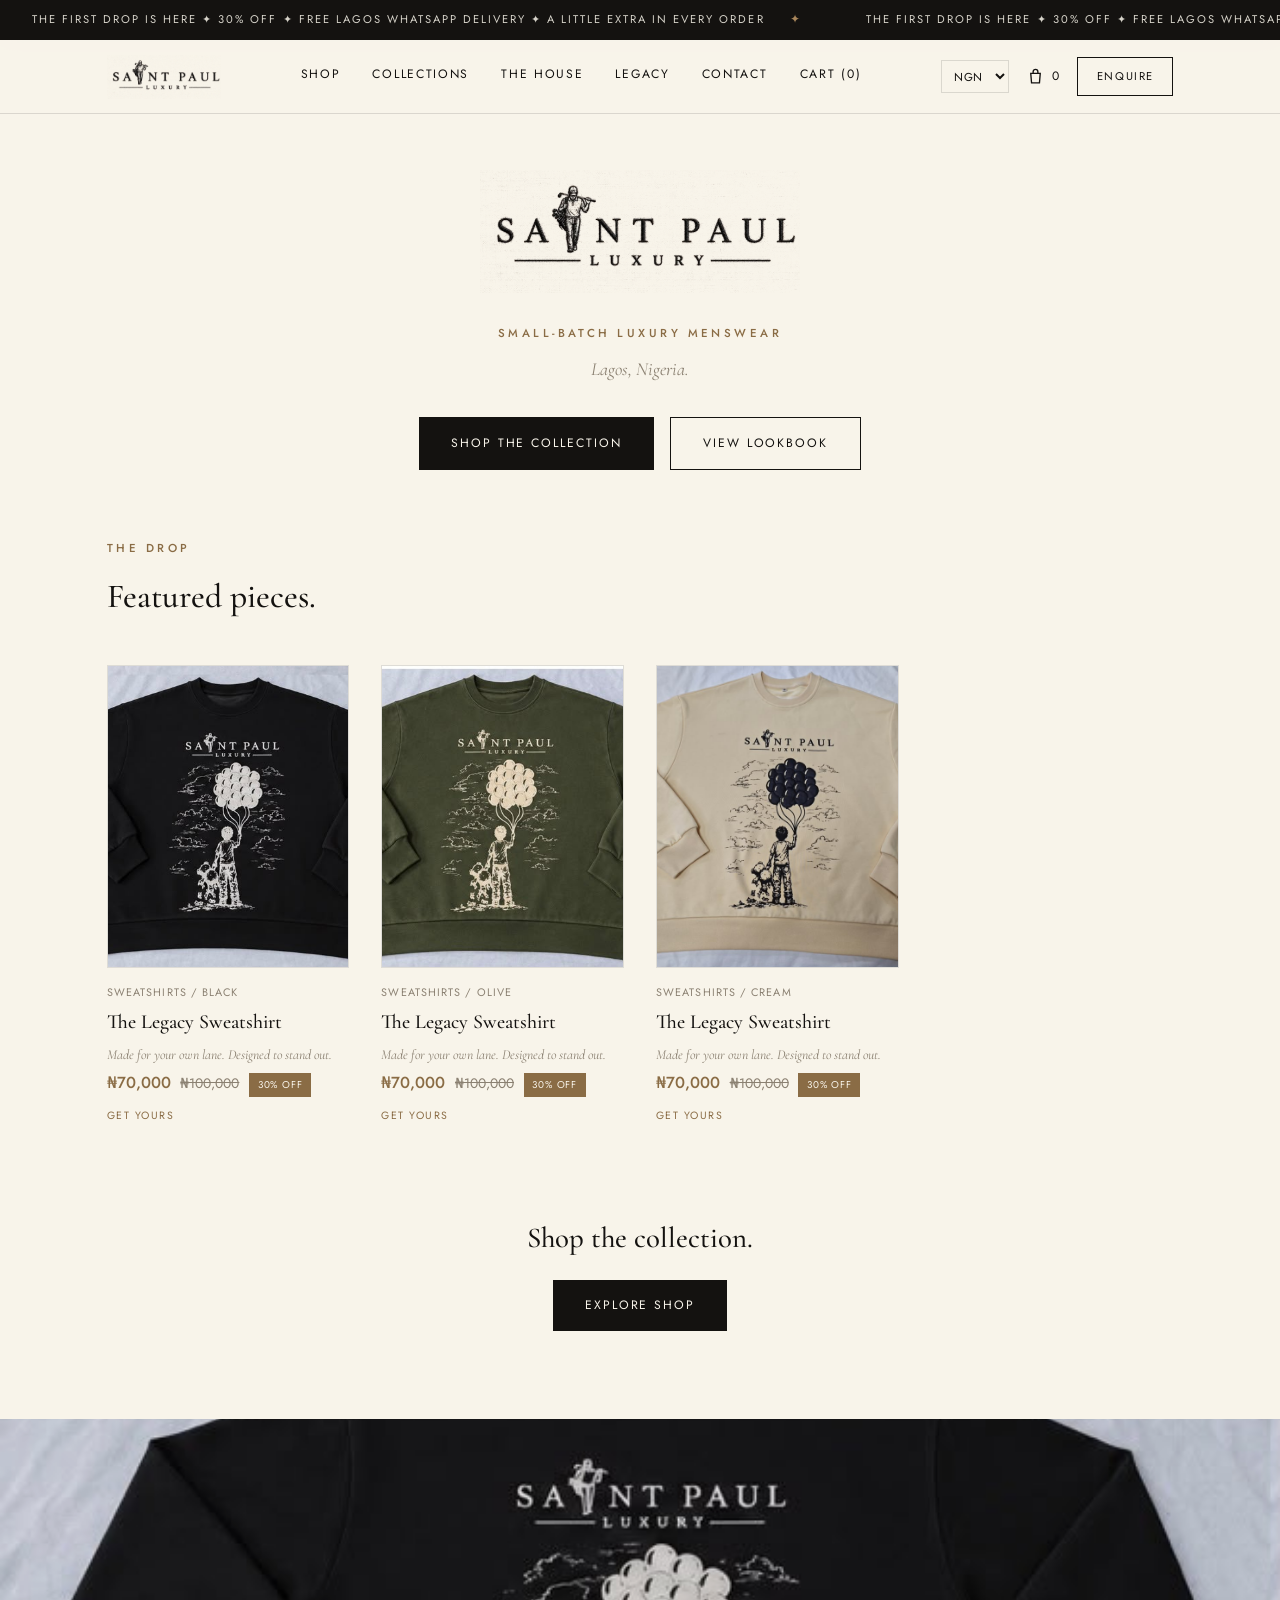
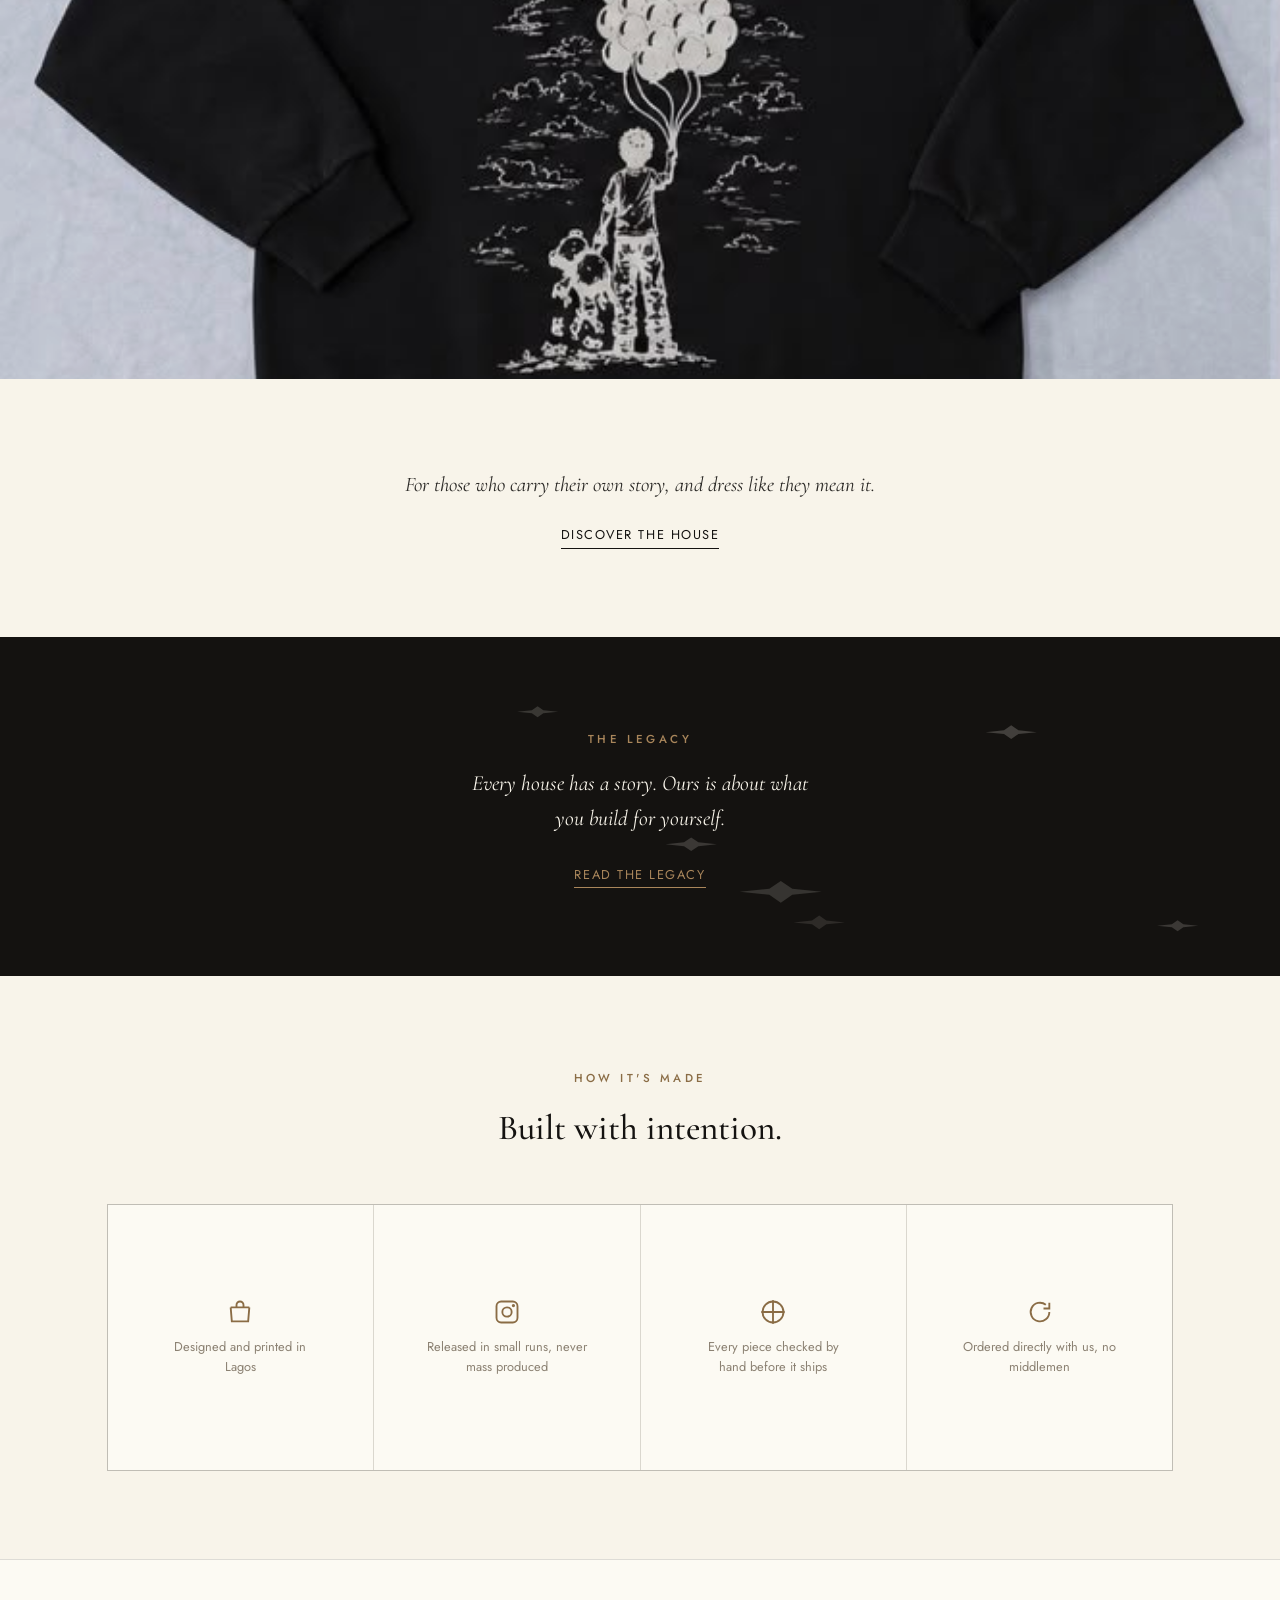
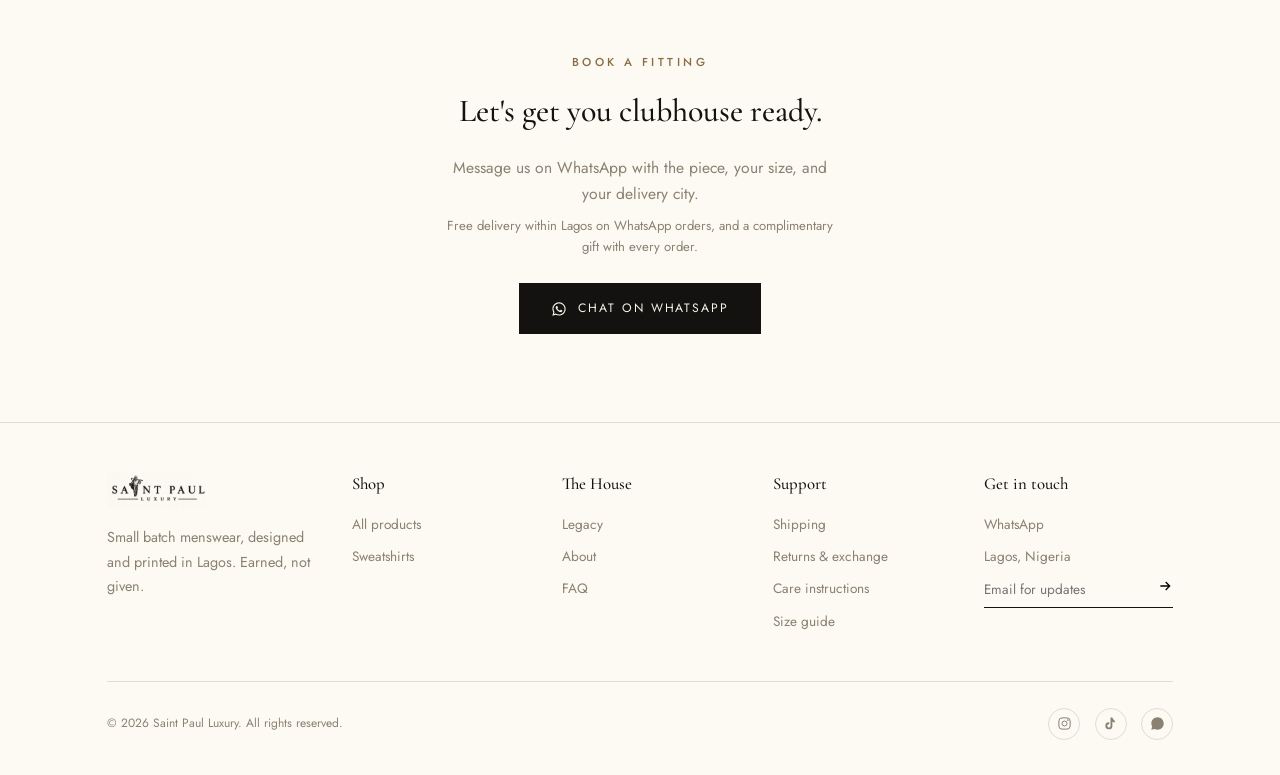
<file: index.html>
<!DOCTYPE html>
<html lang="en">
<head>
<meta charset="UTF-8">
<meta name="viewport" content="width=device-width, initial-scale=1.0">
<title>Saint Paul Luxury | Small-Batch Menswear from Lagos</title>
<meta name="description" content="Saint Paul Luxury. Earned, not given. Small-batch luxury menswear designed and printed in Lagos.">
<meta property="og:title" content="Saint Paul Luxury | Small-Batch Menswear from Lagos">
<meta property="og:description" content="Saint Paul Luxury. Earned, not given. Small-batch luxury menswear designed and printed in Lagos.">
<meta property="og:type" content="website">
<meta property="og:image" content="assets/images/emblem-master.png">
<meta name="twitter:card" content="summary_large_image">
<link rel="icon" type="image/png" sizes="32x32" href="assets/images/favicon-32.png">
<link rel="icon" type="image/png" sizes="16x16" href="assets/images/favicon-16.png">
<link rel="apple-touch-icon" sizes="180x180" href="assets/images/favicon-180.png">
<link rel="preconnect" href="https://fonts.googleapis.com">
<link rel="preconnect" href="https://fonts.gstatic.com" crossorigin>
<link href="https://fonts.googleapis.com/css2?family=Cormorant+Garamond:ital,wght@0,400;0,500;0,600;1,400;1,500&family=Jost:wght@300;400;500;600&display=swap" rel="stylesheet">
<link rel="stylesheet" href="assets/style.css">

</head>
<body>
<a class="skip-link" href="#main">Skip to content</a>
<div class="announce" aria-hidden="true">
  <div class="announce-track announce-track-full">
    <span>The First Drop Is Here &#10022; 30% Off &#10022; Free Lagos WhatsApp Delivery &#10022; A Little Extra In Every Order</span>
    <span>The First Drop Is Here &#10022; 30% Off &#10022; Free Lagos WhatsApp Delivery &#10022; A Little Extra In Every Order</span>
  </div>
  <div class="announce-track announce-track-short">
    <span>The First Drop &#10022; 30% Off &#10022; Free Lagos Delivery</span>
    <span>The First Drop &#10022; 30% Off &#10022; Free Lagos Delivery</span>
  </div>
</div>
<header>
  <div class="container">
    <nav>
      <a class="nav-mark" href="index.html" aria-label="Saint Paul Luxury home">
        <img src="assets/images/logo.png" alt="Saint Paul Luxury">
      </a>
      <div class="nav-links" id="navLinks">
        <a href="shop.html">Shop</a>
        <a href="shop.html">Collections</a>
        <a href="about.html">The House</a>
        <a href="legacy.html">Legacy</a>
        <a href="https://wa.me/2347046672338" target="_blank" rel="noopener">Contact</a>
        <a href="cart.html">Cart (<span data-cart-count>0</span>)</a>
      </div>
      <div class="nav-right">
        <span data-currency-switcher aria-label="Currency"></span>
        <a class="cart-link" href="cart.html" aria-label="View cart">
          <svg viewBox="0 0 24 24" width="19" height="19" fill="none" stroke="currentColor" stroke-width="1.7"><path d="M6 8h12l-1 12H7L6 8Z"/><path d="M9 8V6a3 3 0 0 1 6 0v2"/></svg>
          <span data-cart-count>0</span>
        </a>
        <a class="nav-cta" href="https://wa.me/2347046672338" target="_blank" rel="noopener">Enquire</a>
        <button class="menu-toggle" id="menuToggle" aria-label="Open menu" aria-expanded="false" aria-controls="navLinks"><span></span><span></span><span></span></button>
      </div>
    </nav>
  </div>
</header>

<main id="main">

<section style="padding:3.5rem 0 3rem; text-align:center;">
  <div class="container">
    <h1 class="sr-only" style="position:absolute; left:-9999px;">Saint Paul Luxury</h1>
    <img src="assets/images/logo.png" alt="Saint Paul Luxury" style="width:min(320px,72vw); height:auto; margin:0 auto 1.6rem;">
    <span class="eyebrow">Small-batch luxury menswear</span>
    <p style="font-family:'Cormorant Garamond',serif; font-style:italic; font-size:1.15rem; color:var(--stone); margin-top:0.7rem;">Lagos, Nigeria.</p>
    <div style="display:flex; gap:1rem; justify-content:center; flex-wrap:wrap; margin-top:2rem;">
      <a class="btn btn-dark" href="shop.html">Shop the collection</a>
      <a class="btn btn-outline" href="#featured">View lookbook</a>
    </div>
  </div>
</section>

<section class="reveal" id="featured" style="padding-top:1rem;">
  <div class="container">
    <div style="max-width:600px; margin-bottom:2.6rem;">
      <span class="eyebrow">The Drop</span>
      <h2 class="display" style="font-size:2.1rem; margin-top:0.6rem;">Featured pieces.</h2>
    </div>
    <div class="product-grid" id="homeGrid"></div>
  </div>
</section>

<section class="reveal" style="padding-top:0;">
  <div class="container" style="text-align:center; max-width:560px;">
    <h2 class="display" style="font-size:1.8rem; margin-bottom:1.2rem;">Shop the collection.</h2>
    <a class="btn btn-dark" href="shop.html">Explore shop</a>
  </div>
</section>

<section class="reveal" style="padding:0; background:var(--ink);">
  <img src="assets/images/sweatshirt-black-front.jpg" alt="Saint Paul Luxury, the Legacy Sweatshirt in black" style="width:100%; max-height:560px; object-fit:cover; display:block; opacity:0.94;">
</section>

<section class="reveal">
  <div class="container" style="max-width:640px; text-align:center;">
    <p style="font-family:'Cormorant Garamond',serif; font-style:italic; font-size:1.3rem; line-height:1.7; color:#2a2825;">For those who carry their own story, and dress like they mean it.</p>
    <a href="about.html" style="display:inline-block; margin-top:1.4rem; font-size:0.8rem; letter-spacing:0.12em; text-transform:uppercase; border-bottom:1px solid var(--ink); padding-bottom:2px;">Discover the House</a>
  </div>
</section>

<section class="reveal stars-host" style="background:var(--ink); color:var(--ivory); text-align:center;">
  <svg class="stars-bg" viewBox="0 0 100 100" preserveAspectRatio="none" aria-hidden="true"><g transform="translate(61,75)" opacity="0.15"><path d="M0 -3.2 L0.8960000000000001 -0.8960000000000001 L3.2 0 L0.8960000000000001 0.8960000000000001 L0 3.2 L-0.8960000000000001 0.8960000000000001 L-3.2 0 L-0.8960000000000001 -0.8960000000000001 Z" fill="#F8F4EA"/></g><g transform="translate(79,28)" opacity="0.20"><path d="M0 -2 L0.56 -0.56 L2 0 L0.56 0.56 L0 2 L-0.56 0.56 L-2 0 L-0.56 -0.56 Z" fill="#F8F4EA"/></g><g transform="translate(64,84)" opacity="0.11"><path d="M0 -2 L0.56 -0.56 L2 0 L0.56 0.56 L0 2 L-0.56 0.56 L-2 0 L-0.56 -0.56 Z" fill="#F8F4EA"/></g><g transform="translate(42,22)" opacity="0.16"><path d="M0 -1.6 L0.44800000000000006 -0.44800000000000006 L1.6 0 L0.44800000000000006 0.44800000000000006 L0 1.6 L-0.44800000000000006 0.44800000000000006 L-1.6 0 L-0.44800000000000006 -0.44800000000000006 Z" fill="#F8F4EA"/></g><g transform="translate(92,85)" opacity="0.17"><path d="M0 -1.6 L0.44800000000000006 -0.44800000000000006 L1.6 0 L0.44800000000000006 0.44800000000000006 L0 1.6 L-0.44800000000000006 0.44800000000000006 L-1.6 0 L-0.44800000000000006 -0.44800000000000006 Z" fill="#F8F4EA"/></g><g transform="translate(54,61)" opacity="0.17"><path d="M0 -2 L0.56 -0.56 L2 0 L0.56 0.56 L0 2 L-0.56 0.56 L-2 0 L-0.56 -0.56 Z" fill="#F8F4EA"/></g></svg>
  <div class="container" style="max-width:520px;">
    <span class="eyebrow" style="color:var(--gold);">The Legacy</span>
    <p style="font-family:'Cormorant Garamond',serif; font-style:italic; font-size:1.35rem; line-height:1.6; margin:1rem 0 1.6rem; color:var(--ivory);">Every house has a story. Ours is about what you build for yourself.</p>
    <a href="legacy.html" style="display:inline-block; font-size:0.8rem; letter-spacing:0.12em; text-transform:uppercase; color:var(--gold); border-bottom:1px solid var(--gold); padding-bottom:2px;">Read the Legacy</a>
  </div>
</section>

<section class="reveal">
  <div class="container">
    <div style="max-width:600px; margin-bottom:3rem; text-align:center; margin-left:auto; margin-right:auto;">
      <span class="eyebrow">How it's made</span>
      <h2 class="display" style="font-size:2.2rem; margin-top:0.6rem;">Built with intention.</h2>
    </div>
    <div class="proof-grid">
      <div class="proof-tile">
        <svg viewBox="0 0 24 24" fill="none" stroke="currentColor" stroke-width="1.6"><path d="M4 8h16M4 8l1 12h14l1-12M9 8V6a3 3 0 0 1 6 0v2"/></svg>
        <p>Designed and printed in Lagos</p>
      </div>
      <div class="proof-tile">
        <svg viewBox="0 0 24 24" fill="none" stroke="currentColor" stroke-width="1.6"><rect x="3" y="3" width="18" height="18" rx="4"/><circle cx="12" cy="12" r="4"/><circle cx="17.5" cy="6.5" r="0.6" fill="currentColor"/></svg>
        <p>Released in small runs, never mass produced</p>
      </div>
      <div class="proof-tile">
        <svg viewBox="0 0 24 24" fill="none" stroke="currentColor" stroke-width="1.6"><path d="M12 2v20M2 12h20"/><circle cx="12" cy="12" r="9"/></svg>
        <p>Every piece checked by hand before it ships</p>
      </div>
      <div class="proof-tile">
        <svg viewBox="0 0 24 24" fill="none" stroke="currentColor" stroke-width="1.6"><path d="M20 12a8 8 0 1 1-3-6.2"/><path d="M20 4v5h-5"/></svg>
        <p>Ordered directly with us, no middlemen</p>
      </div>
    </div>
  </div>
</section>

<section class="reveal" style="background:var(--paper); border-top:1px solid var(--line);">
  <div class="container" style="text-align:center; max-width:560px;">
    <span class="eyebrow">Book a fitting</span>
    <h2 class="display" style="font-size:2rem; margin:0.7rem 0 1.2rem;">Let's get you clubhouse ready.</h2>
    <p style="color:var(--stone); font-size:0.98rem;">Message us on WhatsApp with the piece, your size, and your delivery city.</p>
    <p style="color:var(--stone); font-size:0.82rem; margin-top:0.6rem; line-height:1.6;">Free delivery within Lagos on WhatsApp orders, and a complimentary gift with every order.</p>
    <a class="btn btn-dark" href="https://wa.me/2347046672338" target="_blank" rel="noopener" style="margin-top:1.6rem;"><svg viewBox="0 0 24 24" fill="currentColor"><path d="M12.04 2C6.58 2 2.13 6.45 2.13 11.91c0 1.75.46 3.45 1.32 4.95L2 22l5.29-1.39a9.9 9.9 0 0 0 4.75 1.21h.01c5.46 0 9.9-4.45 9.9-9.91C21.96 6.45 17.51 2 12.04 2m0 18.13h-.01a8.2 8.2 0 0 1-4.19-1.15l-.3-.18-3.12.82.83-3.04-.2-.31a8.2 8.2 0 0 1-1.26-4.36c0-4.54 3.7-8.24 8.26-8.24 2.2 0 4.27.86 5.83 2.42a8.18 8.18 0 0 1 2.42 5.83c0 4.55-3.71 8.25-8.26 8.25m4.52-6.16c-.25-.12-1.47-.72-1.69-.81-.23-.08-.4-.12-.56.13-.17.25-.64.81-.79.97-.14.17-.29.19-.54.06-.25-.12-1.05-.38-1.99-1.22-.74-.65-1.23-1.46-1.38-1.71-.14-.25-.02-.38.11-.5.11-.11.25-.29.37-.43.13-.14.17-.25.25-.41.08-.17.04-.31-.02-.44-.06-.12-.56-1.34-.76-1.84-.2-.48-.41-.42-.56-.42-.14-.01-.31-.01-.48-.01-.17 0-.44.06-.67.31-.23.25-.87.85-.87 2.08 0 1.22.89 2.4 1.02 2.57.12.17 1.75 2.67 4.24 3.74.59.26 1.05.41 1.41.52.59.19 1.13.16 1.55.1.47-.07 1.47-.6 1.68-1.18.21-.58.21-1.08.14-1.18-.06-.11-.23-.17-.48-.29"/></svg> Chat on WhatsApp</a>
  </div>
</section>

</main>
<footer>
  <div class="container">
    <div class="foot-top">
      <div class="foot-brand">
        <img src="assets/images/logo.png" alt="Saint Paul Luxury">
        <p>Small batch menswear, designed and printed in Lagos. Earned, not given.</p>
      </div>
      <div class="foot-col">
        <h4>Shop</h4>
        <a href="shop.html">All products</a>
        <a href="shop.html?category=Sweatshirts">Sweatshirts</a>
      </div>
      <div class="foot-col">
        <h4>The House</h4>
        <a href="legacy.html">Legacy</a>
        <a href="about.html">About</a>
        <a href="info.html#faq">FAQ</a>
      </div>
      <div class="foot-col">
        <h4>Support</h4>
        <a href="info.html#shipping">Shipping</a>
        <a href="info.html#returns">Returns &amp; exchange</a>
        <a href="info.html#care">Care instructions</a>
        <a href="info.html#size-guide">Size guide</a>
      </div>
      <div class="foot-col">
        <h4>Get in touch</h4>
        <a href="https://wa.me/2347046672338" target="_blank" rel="noopener">WhatsApp</a>
        <span>Lagos, Nigeria</span>
        <div class="foot-newsletter">
          <label for="newsletter-email" class="sr-only" style="position:absolute;left:-9999px;">Email address</label>
          <input id="newsletter-email" type="email" placeholder="Email for updates" aria-label="Email for updates">
          <button type="button" aria-label="Subscribe">
            <svg viewBox="0 0 24 24" width="16" height="16" fill="none" stroke="currentColor" stroke-width="2"><path d="M5 12h14M13 6l6 6-6 6"/></svg>
          </button>
        </div>
      </div>
    </div>
    <div class="foot-bottom">
      <span>&copy; 2026 Saint Paul Luxury. All rights reserved.</span>
      <div class="foot-social">
        <a href="https://www.instagram.com/saint.paulluxury" target="_blank" rel="noopener" aria-label="Instagram">
          <svg viewBox="0 0 24 24" fill="none" stroke="currentColor" stroke-width="1.6"><rect x="3" y="3" width="18" height="18" rx="5"/><circle cx="12" cy="12" r="4"/><circle cx="17.5" cy="6.5" r="0.6" fill="currentColor"/></svg>
        </a>
        <a href="https://www.tiktok.com/@saint.paul.luxury" target="_blank" rel="noopener" aria-label="TikTok">
          <svg viewBox="0 0 24 24" fill="currentColor"><path d="M16.6 5.1c-.9-.6-1.5-1.6-1.6-2.7h-3v13.4a2.6 2.6 0 1 1-1.9-2.5v-3.1a5.6 5.6 0 1 0 4.9 5.6V9.3a6.9 6.9 0 0 0 3.9 1.2V7.5a4 4 0 0 1-2.3-2.4Z"/></svg>
        </a>
        <a href="https://wa.me/2347046672338" target="_blank" rel="noopener" aria-label="WhatsApp">
          <svg viewBox="0 0 24 24" fill="currentColor"><path d="M12.04 2C6.58 2 2.13 6.45 2.13 11.91c0 1.75.46 3.45 1.32 4.95L2 22l5.29-1.39a9.9 9.9 0 0 0 4.75 1.21h.01c5.46 0 9.9-4.45 9.9-9.91C21.96 6.45 17.51 2 12.04 2"/></svg>
        </a>
      </div>
    </div>
  </div>
</footer>

<script src="assets/products.js"></script>
<script src="assets/main.js"></script>
<script src="assets/currency.js"></script>
<script>
  const grid = document.getElementById("homeGrid");
  PRODUCTS.forEach(p => {
    p.variants.forEach(v => {
      const card = document.createElement("a");
      card.className = "product-card";
      card.href = `product.html?slug=${p.slug}&color=${encodeURIComponent(v.color)}`;
      card.innerHTML = `
        <div class="thumb">
          <img class="main-img" src="${v.images[0]}" alt="${p.name} in ${v.color}, front" loading="lazy">
          ${v.images[1] ? `<img class="alt-img" src="${v.images[1]}" alt="${p.name} in ${v.color}, back" loading="lazy">` : ""}
        </div>
        <div class="info">
          ${cardInfoHtml(p, v)}
        </div>`;
      grid.appendChild(card);
    });
  });
</script>
</body>
</html>
</file>
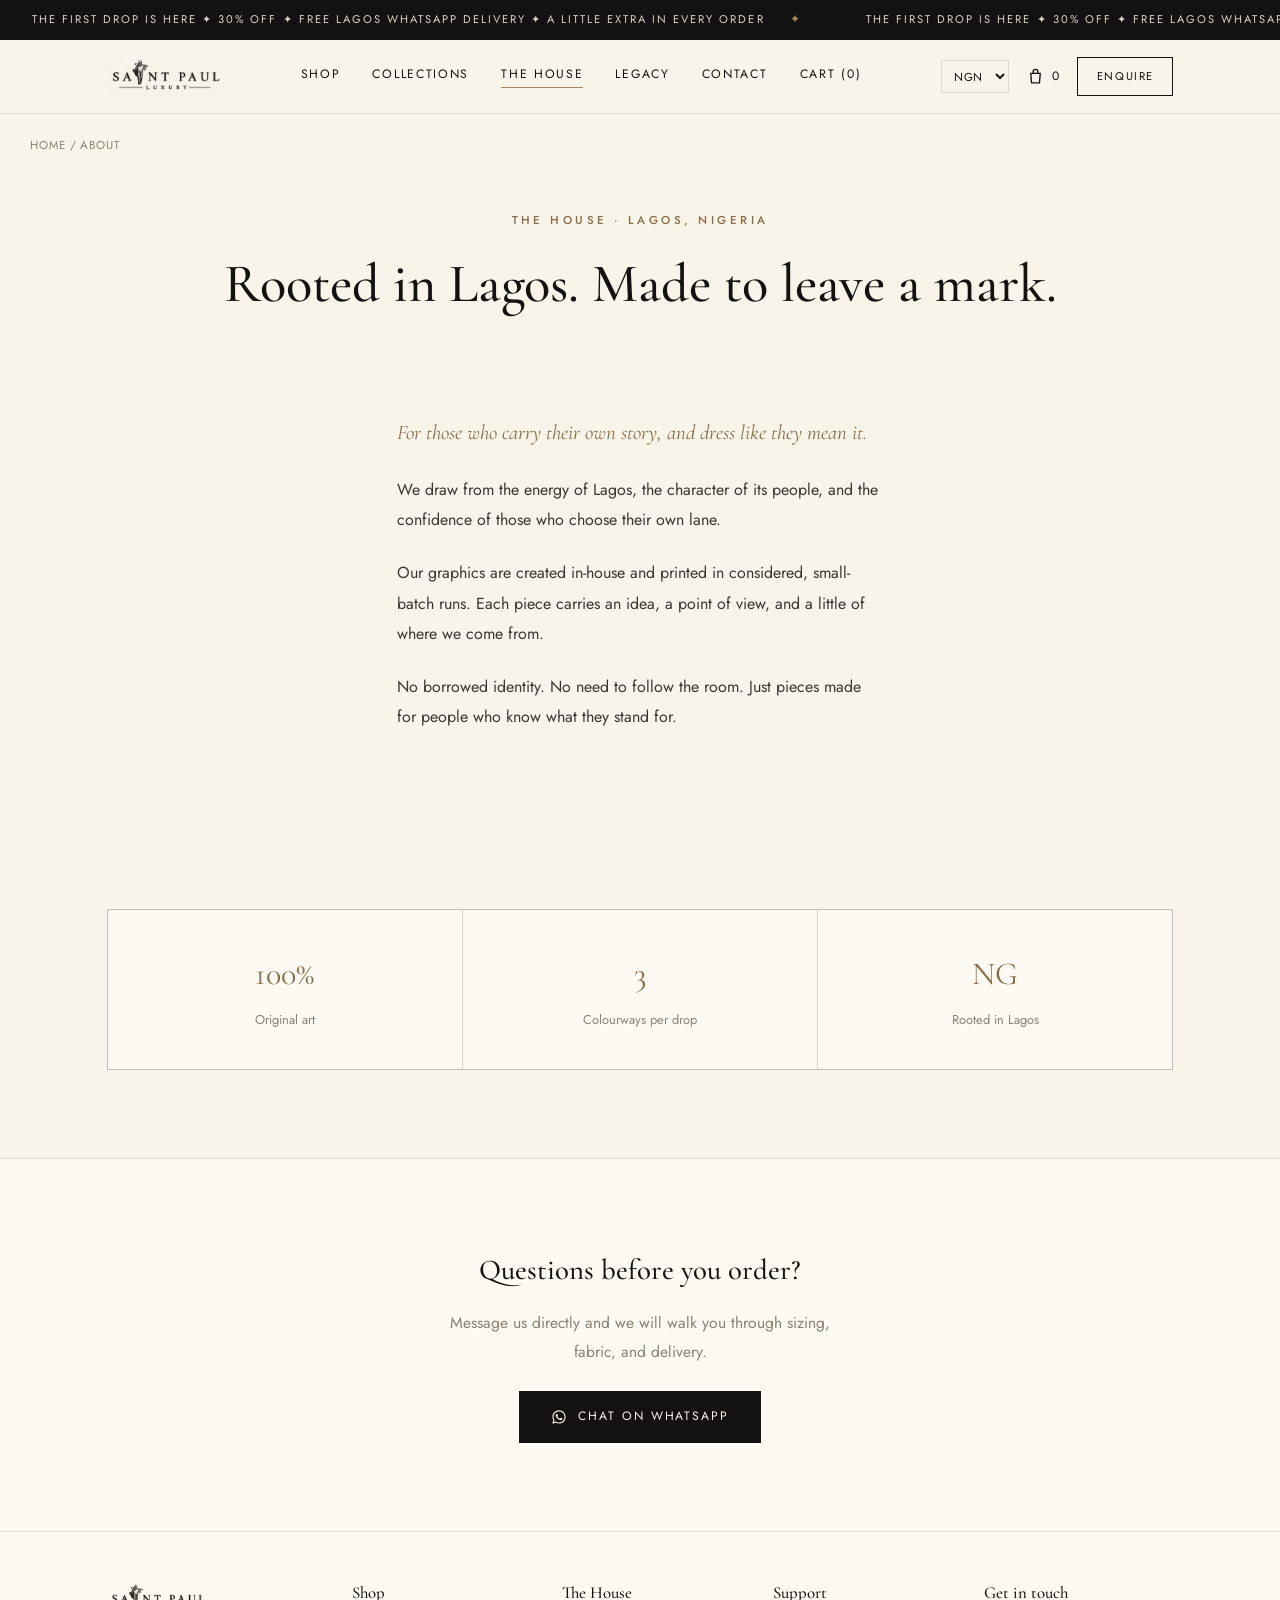
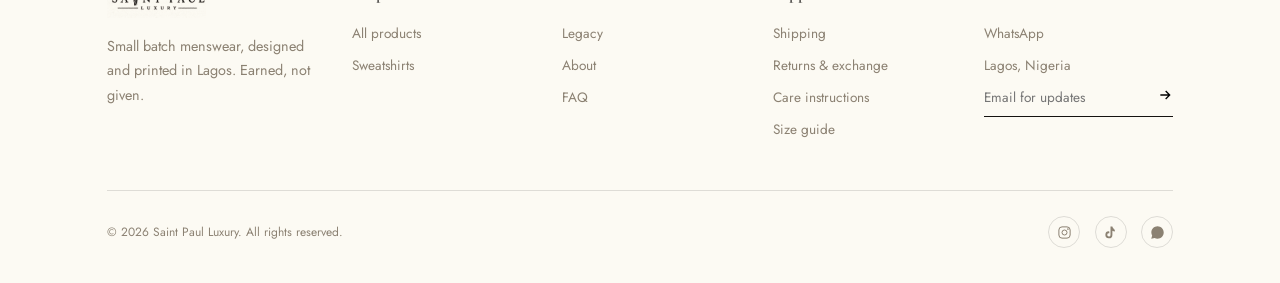
<file: about.html>
<!DOCTYPE html>
<html lang="en">
<head>
<meta charset="UTF-8">
<meta name="viewport" content="width=device-width, initial-scale=1.0">
<title>About | Saint Paul Luxury</title>
<meta name="description" content="Saint Paul Luxury is a small-batch menswear house designed and printed in Lagos.">
<meta property="og:title" content="About | Saint Paul Luxury">
<meta property="og:description" content="Saint Paul Luxury is a small-batch menswear house designed and printed in Lagos.">
<meta property="og:type" content="website">
<meta property="og:image" content="assets/images/emblem-master.png">
<meta name="twitter:card" content="summary_large_image">
<link rel="icon" type="image/png" sizes="32x32" href="assets/images/favicon-32.png">
<link rel="icon" type="image/png" sizes="16x16" href="assets/images/favicon-16.png">
<link rel="apple-touch-icon" sizes="180x180" href="assets/images/favicon-180.png">
<link rel="preconnect" href="https://fonts.googleapis.com">
<link rel="preconnect" href="https://fonts.gstatic.com" crossorigin>
<link href="https://fonts.googleapis.com/css2?family=Cormorant+Garamond:ital,wght@0,400;0,500;0,600;1,400;1,500&family=Jost:wght@300;400;500;600&display=swap" rel="stylesheet">
<link rel="stylesheet" href="assets/style.css">

</head>
<body>
<a class="skip-link" href="#main">Skip to content</a>
<div class="announce" aria-hidden="true">
  <div class="announce-track announce-track-full">
    <span>The First Drop Is Here &#10022; 30% Off &#10022; Free Lagos WhatsApp Delivery &#10022; A Little Extra In Every Order</span>
    <span>The First Drop Is Here &#10022; 30% Off &#10022; Free Lagos WhatsApp Delivery &#10022; A Little Extra In Every Order</span>
  </div>
  <div class="announce-track announce-track-short">
    <span>The First Drop &#10022; 30% Off &#10022; Free Lagos Delivery</span>
    <span>The First Drop &#10022; 30% Off &#10022; Free Lagos Delivery</span>
  </div>
</div>
<header>
  <div class="container">
    <nav>
      <a class="nav-mark" href="index.html" aria-label="Saint Paul Luxury home">
        <img src="assets/images/logo.png" alt="Saint Paul Luxury">
      </a>
      <div class="nav-links" id="navLinks">
        <a href="shop.html">Shop</a>
        <a href="shop.html">Collections</a>
        <a href="about.html" aria-current="page">The House</a>
        <a href="legacy.html">Legacy</a>
        <a href="https://wa.me/2347046672338" target="_blank" rel="noopener">Contact</a>
        <a href="cart.html">Cart (<span data-cart-count>0</span>)</a>
      </div>
      <div class="nav-right">
        <span data-currency-switcher aria-label="Currency"></span>
        <a class="cart-link" href="cart.html" aria-label="View cart">
          <svg viewBox="0 0 24 24" width="19" height="19" fill="none" stroke="currentColor" stroke-width="1.7"><path d="M6 8h12l-1 12H7L6 8Z"/><path d="M9 8V6a3 3 0 0 1 6 0v2"/></svg>
          <span data-cart-count>0</span>
        </a>
        <a class="nav-cta" href="https://wa.me/2347046672338" target="_blank" rel="noopener">Enquire</a>
        <button class="menu-toggle" id="menuToggle" aria-label="Open menu" aria-expanded="false" aria-controls="navLinks"><span></span><span></span><span></span></button>
      </div>
    </nav>
  </div>
</header>

<main id="main">

<div class="container breadcrumb"><a href="index.html">Home</a> / About</div>
<section class="page-hero" style="padding-bottom:0;">
  <span class="eyebrow">The House · Lagos, Nigeria</span>
  <h1 class="display">Rooted in Lagos. Made to leave a mark.</h1>
</section>

<section class="reveal">
  <div class="container" style="max-width:640px;">
    <p style="font-family:'Cormorant Garamond',serif; font-style:italic; font-size:1.3rem; line-height:1.6; color:var(--gold-deep);">For those who carry their own story, and dress like they mean it.</p>
    <p style="margin-top:1.6rem; color:#3a3733; font-size:1rem; line-height:1.9;">We draw from the energy of Lagos, the character of its people, and the confidence of those who choose their own lane.</p>
    <p style="margin-top:1.4rem; color:#3a3733; font-size:1rem; line-height:1.9;">Our graphics are created in-house and printed in considered, small-batch runs. Each piece carries an idea, a point of view, and a little of where we come from.</p>
    <p style="margin-top:1.4rem; color:#3a3733; font-size:1rem; line-height:1.9;">No borrowed identity. No need to follow the room. Just pieces made for people who know what they stand for.</p>
  </div>
</section>

<section class="reveal">
  <div class="container">
    <div class="proof-grid" style="grid-template-columns:repeat(3,1fr);">
      <div class="proof-tile" style="aspect-ratio:auto; padding:2.4rem 1.4rem;">
        <p style="font-family:'Cormorant Garamond',serif; font-size:2rem; color:var(--gold-deep); max-width:none;">100%</p>
        <p style="max-width:none;">Original art</p>
      </div>
      <div class="proof-tile" style="aspect-ratio:auto; padding:2.4rem 1.4rem;">
        <p style="font-family:'Cormorant Garamond',serif; font-size:2rem; color:var(--gold-deep); max-width:none;">3</p>
        <p style="max-width:none;">Colourways per drop</p>
      </div>
      <div class="proof-tile" style="aspect-ratio:auto; padding:2.4rem 1.4rem;">
        <p style="font-family:'Cormorant Garamond',serif; font-size:2rem; color:var(--gold-deep); max-width:none;">NG</p>
        <p style="max-width:none;">Rooted in Lagos</p>
      </div>
    </div>
  </div>
</section>

<section class="reveal" style="background:var(--paper); border-top:1px solid var(--line); text-align:center;">
  <div class="container" style="max-width:560px;">
    <h2 class="display" style="font-size:1.8rem; margin-bottom:1rem;">Questions before you order?</h2>
    <p style="color:var(--stone); font-size:0.98rem; line-height:1.8;">Message us directly and we will walk you through sizing, fabric, and delivery.</p>
    <a class="btn btn-dark" href="https://wa.me/2347046672338" target="_blank" rel="noopener" style="margin-top:1.6rem;"><svg viewBox="0 0 24 24" fill="currentColor"><path d="M12.04 2C6.58 2 2.13 6.45 2.13 11.91c0 1.75.46 3.45 1.32 4.95L2 22l5.29-1.39a9.9 9.9 0 0 0 4.75 1.21h.01c5.46 0 9.9-4.45 9.9-9.91C21.96 6.45 17.51 2 12.04 2m0 18.13h-.01a8.2 8.2 0 0 1-4.19-1.15l-.3-.18-3.12.82.83-3.04-.2-.31a8.2 8.2 0 0 1-1.26-4.36c0-4.54 3.7-8.24 8.26-8.24 2.2 0 4.27.86 5.83 2.42a8.18 8.18 0 0 1 2.42 5.83c0 4.55-3.71 8.25-8.26 8.25m4.52-6.16c-.25-.12-1.47-.72-1.69-.81-.23-.08-.4-.12-.56.13-.17.25-.64.81-.79.97-.14.17-.29.19-.54.06-.25-.12-1.05-.38-1.99-1.22-.74-.65-1.23-1.46-1.38-1.71-.14-.25-.02-.38.11-.5.11-.11.25-.29.37-.43.13-.14.17-.25.25-.41.08-.17.04-.31-.02-.44-.06-.12-.56-1.34-.76-1.84-.2-.48-.41-.42-.56-.42-.14-.01-.31-.01-.48-.01-.17 0-.44.06-.67.31-.23.25-.87.85-.87 2.08 0 1.22.89 2.4 1.02 2.57.12.17 1.75 2.67 4.24 3.74.59.26 1.05.41 1.41.52.59.19 1.13.16 1.55.1.47-.07 1.47-.6 1.68-1.18.21-.58.21-1.08.14-1.18-.06-.11-.23-.17-.48-.29"/></svg> Chat on WhatsApp</a>
  </div>
</section>

</main>
<footer>
  <div class="container">
    <div class="foot-top">
      <div class="foot-brand">
        <img src="assets/images/logo.png" alt="Saint Paul Luxury">
        <p>Small batch menswear, designed and printed in Lagos. Earned, not given.</p>
      </div>
      <div class="foot-col">
        <h4>Shop</h4>
        <a href="shop.html">All products</a>
        <a href="shop.html?category=Sweatshirts">Sweatshirts</a>
      </div>
      <div class="foot-col">
        <h4>The House</h4>
        <a href="legacy.html">Legacy</a>
        <a href="about.html">About</a>
        <a href="info.html#faq">FAQ</a>
      </div>
      <div class="foot-col">
        <h4>Support</h4>
        <a href="info.html#shipping">Shipping</a>
        <a href="info.html#returns">Returns &amp; exchange</a>
        <a href="info.html#care">Care instructions</a>
        <a href="info.html#size-guide">Size guide</a>
      </div>
      <div class="foot-col">
        <h4>Get in touch</h4>
        <a href="https://wa.me/2347046672338" target="_blank" rel="noopener">WhatsApp</a>
        <span>Lagos, Nigeria</span>
        <div class="foot-newsletter">
          <label for="newsletter-email" class="sr-only" style="position:absolute;left:-9999px;">Email address</label>
          <input id="newsletter-email" type="email" placeholder="Email for updates" aria-label="Email for updates">
          <button type="button" aria-label="Subscribe">
            <svg viewBox="0 0 24 24" width="16" height="16" fill="none" stroke="currentColor" stroke-width="2"><path d="M5 12h14M13 6l6 6-6 6"/></svg>
          </button>
        </div>
      </div>
    </div>
    <div class="foot-bottom">
      <span>&copy; 2026 Saint Paul Luxury. All rights reserved.</span>
      <div class="foot-social">
        <a href="https://www.instagram.com/saint.paulluxury" target="_blank" rel="noopener" aria-label="Instagram">
          <svg viewBox="0 0 24 24" fill="none" stroke="currentColor" stroke-width="1.6"><rect x="3" y="3" width="18" height="18" rx="5"/><circle cx="12" cy="12" r="4"/><circle cx="17.5" cy="6.5" r="0.6" fill="currentColor"/></svg>
        </a>
        <a href="https://www.tiktok.com/@saint.paul.luxury" target="_blank" rel="noopener" aria-label="TikTok">
          <svg viewBox="0 0 24 24" fill="currentColor"><path d="M16.6 5.1c-.9-.6-1.5-1.6-1.6-2.7h-3v13.4a2.6 2.6 0 1 1-1.9-2.5v-3.1a5.6 5.6 0 1 0 4.9 5.6V9.3a6.9 6.9 0 0 0 3.9 1.2V7.5a4 4 0 0 1-2.3-2.4Z"/></svg>
        </a>
        <a href="https://wa.me/2347046672338" target="_blank" rel="noopener" aria-label="WhatsApp">
          <svg viewBox="0 0 24 24" fill="currentColor"><path d="M12.04 2C6.58 2 2.13 6.45 2.13 11.91c0 1.75.46 3.45 1.32 4.95L2 22l5.29-1.39a9.9 9.9 0 0 0 4.75 1.21h.01c5.46 0 9.9-4.45 9.9-9.91C21.96 6.45 17.51 2 12.04 2"/></svg>
        </a>
      </div>
    </div>
  </div>
</footer>

<script src="assets/products.js"></script>
<script src="assets/main.js"></script>
<script src="assets/currency.js"></script>

</body>
</html>
</file>
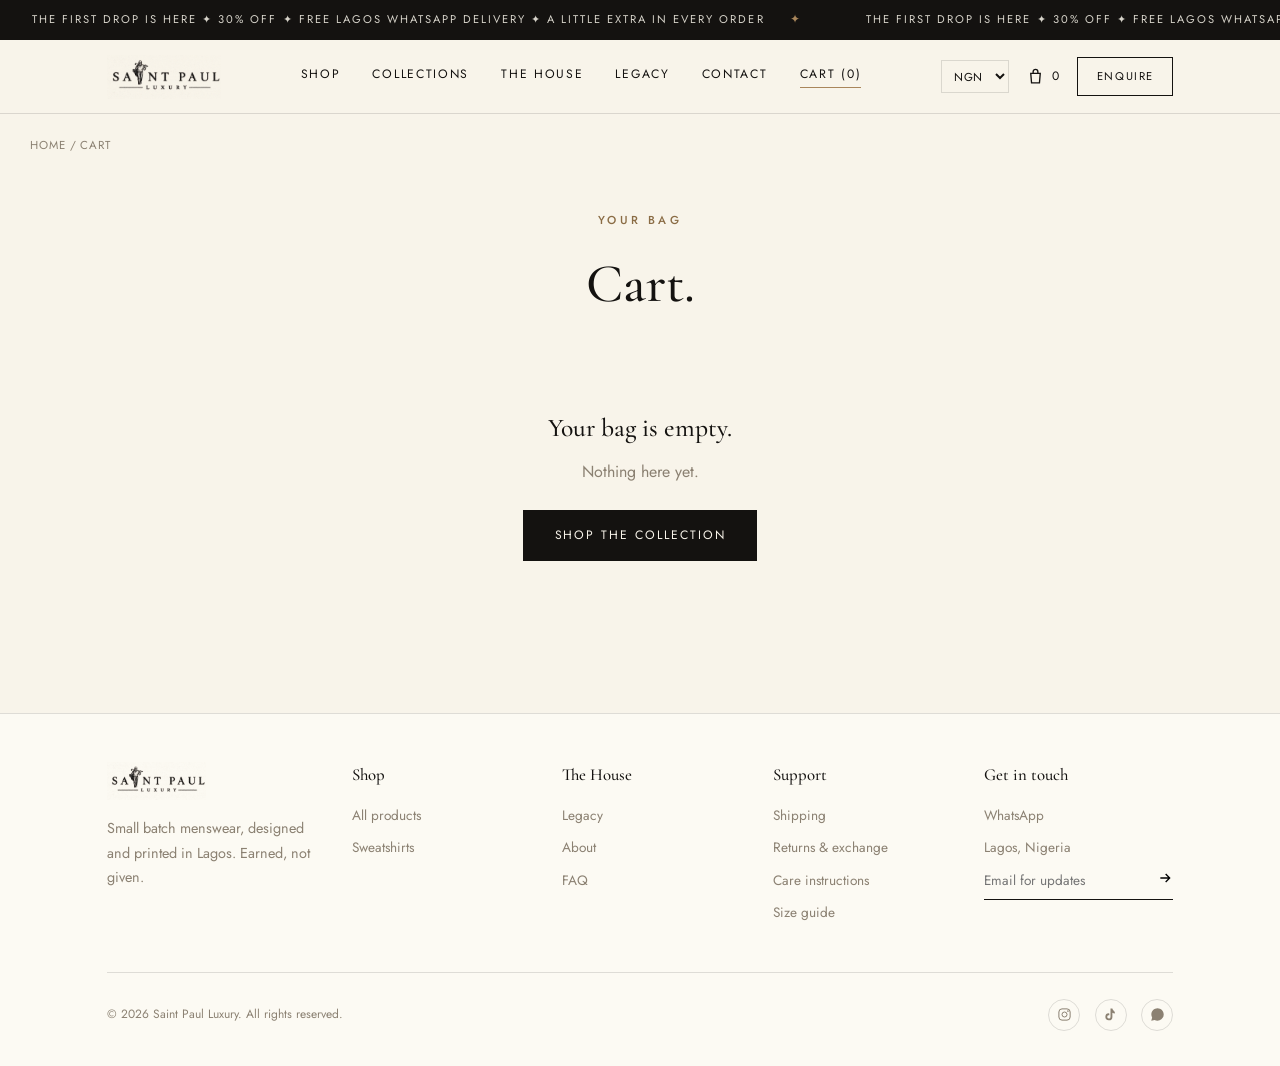
<file: cart.html>
<!DOCTYPE html>
<html lang="en">
<head>
<meta charset="UTF-8">
<meta name="viewport" content="width=device-width, initial-scale=1.0">
<title>Cart | Saint Paul Luxury</title>
<meta name="description" content="Review your bag and checkout with Saint Paul Luxury on WhatsApp.">
<meta property="og:title" content="Cart | Saint Paul Luxury">
<meta property="og:description" content="Review your bag and checkout with Saint Paul Luxury on WhatsApp.">
<meta property="og:type" content="website">
<meta property="og:image" content="assets/images/emblem-master.png">
<meta name="twitter:card" content="summary_large_image">
<link rel="icon" type="image/png" sizes="32x32" href="assets/images/favicon-32.png">
<link rel="icon" type="image/png" sizes="16x16" href="assets/images/favicon-16.png">
<link rel="apple-touch-icon" sizes="180x180" href="assets/images/favicon-180.png">
<link rel="preconnect" href="https://fonts.googleapis.com">
<link rel="preconnect" href="https://fonts.gstatic.com" crossorigin>
<link href="https://fonts.googleapis.com/css2?family=Cormorant+Garamond:ital,wght@0,400;0,500;0,600;1,400;1,500&family=Jost:wght@300;400;500;600&display=swap" rel="stylesheet">
<link rel="stylesheet" href="assets/style.css">

</head>
<body>
<a class="skip-link" href="#main">Skip to content</a>
<div class="announce" aria-hidden="true">
  <div class="announce-track announce-track-full">
    <span>The First Drop Is Here &#10022; 30% Off &#10022; Free Lagos WhatsApp Delivery &#10022; A Little Extra In Every Order</span>
    <span>The First Drop Is Here &#10022; 30% Off &#10022; Free Lagos WhatsApp Delivery &#10022; A Little Extra In Every Order</span>
  </div>
  <div class="announce-track announce-track-short">
    <span>The First Drop &#10022; 30% Off &#10022; Free Lagos Delivery</span>
    <span>The First Drop &#10022; 30% Off &#10022; Free Lagos Delivery</span>
  </div>
</div>
<header>
  <div class="container">
    <nav>
      <a class="nav-mark" href="index.html" aria-label="Saint Paul Luxury home">
        <img src="assets/images/logo.png" alt="Saint Paul Luxury">
      </a>
      <div class="nav-links" id="navLinks">
        <a href="shop.html">Shop</a>
        <a href="shop.html">Collections</a>
        <a href="about.html">The House</a>
        <a href="legacy.html">Legacy</a>
        <a href="https://wa.me/2347046672338" target="_blank" rel="noopener">Contact</a>
        <a href="cart.html" aria-current="page">Cart (<span data-cart-count>0</span>)</a>
      </div>
      <div class="nav-right">
        <span data-currency-switcher aria-label="Currency"></span>
        <a class="cart-link" href="cart.html" aria-label="View cart">
          <svg viewBox="0 0 24 24" width="19" height="19" fill="none" stroke="currentColor" stroke-width="1.7"><path d="M6 8h12l-1 12H7L6 8Z"/><path d="M9 8V6a3 3 0 0 1 6 0v2"/></svg>
          <span data-cart-count>0</span>
        </a>
        <a class="nav-cta" href="https://wa.me/2347046672338" target="_blank" rel="noopener">Enquire</a>
        <button class="menu-toggle" id="menuToggle" aria-label="Open menu" aria-expanded="false" aria-controls="navLinks"><span></span><span></span><span></span></button>
      </div>
    </nav>
  </div>
</header>

<main id="main">

<div class="container breadcrumb"><a href="index.html">Home</a> / Cart</div>
<section class="page-hero" style="padding-bottom:1rem;">
  <span class="eyebrow">Your bag</span>
  <h1 class="display">Cart.</h1>
</section>
<section style="padding-top:0;">
  <div class="container" id="cartContainer" style="display:grid; grid-template-columns:1.6fr 1fr; gap:4vw; align-items:flex-start;">
    <div id="cartItems"></div>
    <div class="cart-summary" id="cartSummary">
      <h2 class="display" style="font-size:1.3rem; margin-bottom:1.2rem;">Order summary</h2>
      <div class="summary-row"><span>Items</span><span id="summaryCount">0</span></div>
      <div class="summary-row total"><span>Total</span><span id="summaryTotal">&#8358;0</span></div>
      <a class="btn btn-dark" href="checkout.html" id="checkoutLink" style="width:100%; justify-content:center; margin-top:1.4rem;">Proceed to checkout</a>
      <button type="button" class="btn btn-outline" id="checkoutBtn" style="width:100%; justify-content:center; margin-top:0.8rem;"><svg viewBox="0 0 24 24" fill="currentColor"><path d="M12.04 2C6.58 2 2.13 6.45 2.13 11.91c0 1.75.46 3.45 1.32 4.95L2 22l5.29-1.39a9.9 9.9 0 0 0 4.75 1.21h.01c5.46 0 9.9-4.45 9.9-9.91C21.96 6.45 17.51 2 12.04 2m0 18.13h-.01a8.2 8.2 0 0 1-4.19-1.15l-.3-.18-3.12.82.83-3.04-.2-.31a8.2 8.2 0 0 1-1.26-4.36c0-4.54 3.7-8.24 8.26-8.24 2.2 0 4.27.86 5.83 2.42a8.18 8.18 0 0 1 2.42 5.83c0 4.55-3.71 8.25-8.26 8.25m4.52-6.16c-.25-.12-1.47-.72-1.69-.81-.23-.08-.4-.12-.56.13-.17.25-.64.81-.79.97-.14.17-.29.19-.54.06-.25-.12-1.05-.38-1.99-1.22-.74-.65-1.23-1.46-1.38-1.71-.14-.25-.02-.38.11-.5.11-.11.25-.29.37-.43.13-.14.17-.25.25-.41.08-.17.04-.31-.02-.44-.06-.12-.56-1.34-.76-1.84-.2-.48-.41-.42-.56-.42-.14-.01-.31-.01-.48-.01-.17 0-.44.06-.67.31-.23.25-.87.85-.87 2.08 0 1.22.89 2.4 1.02 2.57.12.17 1.75 2.67 4.24 3.74.59.26 1.05.41 1.41.52.59.19 1.13.16 1.55.1.47-.07 1.47-.6 1.68-1.18.21-.58.21-1.08.14-1.18-.06-.11-.23-.17-.48-.29"/></svg> Order via WhatsApp instead</button>
      <p style="font-size:0.78rem; color:var(--stone); margin-top:1rem; line-height:1.6;">Checkout on the website to pay online, or order via WhatsApp if you'd rather confirm details directly with us.</p>
      <p style="font-size:0.78rem; color:var(--stone); margin-top:0.5rem; line-height:1.6;">A complimentary gift is included with every order. Delivery is free within Lagos on WhatsApp orders, other locations or checkout methods may carry a delivery cost, confirmed with you directly.</p>
      <p style="font-size:0.78rem; color:var(--stone); margin-top:0.5rem; line-height:1.6;">All orders are charged in Nigerian Naira (₦). Any other currency shown is an estimate, not the amount you'll be charged.</p>
    </div>
  </div>
  <div class="empty-state" id="emptyCart" style="display:none;">
    <p class="display">Your bag is empty.</p>
    <p style="margin-bottom:1.6rem;">Nothing here yet.</p>
    <a class="btn btn-dark" href="shop.html">Shop the collection</a>
  </div>
</section>

</main>
<footer>
  <div class="container">
    <div class="foot-top">
      <div class="foot-brand">
        <img src="assets/images/logo.png" alt="Saint Paul Luxury">
        <p>Small batch menswear, designed and printed in Lagos. Earned, not given.</p>
      </div>
      <div class="foot-col">
        <h4>Shop</h4>
        <a href="shop.html">All products</a>
        <a href="shop.html?category=Sweatshirts">Sweatshirts</a>
      </div>
      <div class="foot-col">
        <h4>The House</h4>
        <a href="legacy.html">Legacy</a>
        <a href="about.html">About</a>
        <a href="info.html#faq">FAQ</a>
      </div>
      <div class="foot-col">
        <h4>Support</h4>
        <a href="info.html#shipping">Shipping</a>
        <a href="info.html#returns">Returns &amp; exchange</a>
        <a href="info.html#care">Care instructions</a>
        <a href="info.html#size-guide">Size guide</a>
      </div>
      <div class="foot-col">
        <h4>Get in touch</h4>
        <a href="https://wa.me/2347046672338" target="_blank" rel="noopener">WhatsApp</a>
        <span>Lagos, Nigeria</span>
        <div class="foot-newsletter">
          <label for="newsletter-email" class="sr-only" style="position:absolute;left:-9999px;">Email address</label>
          <input id="newsletter-email" type="email" placeholder="Email for updates" aria-label="Email for updates">
          <button type="button" aria-label="Subscribe">
            <svg viewBox="0 0 24 24" width="16" height="16" fill="none" stroke="currentColor" stroke-width="2"><path d="M5 12h14M13 6l6 6-6 6"/></svg>
          </button>
        </div>
      </div>
    </div>
    <div class="foot-bottom">
      <span>&copy; 2026 Saint Paul Luxury. All rights reserved.</span>
      <div class="foot-social">
        <a href="https://www.instagram.com/saint.paulluxury" target="_blank" rel="noopener" aria-label="Instagram">
          <svg viewBox="0 0 24 24" fill="none" stroke="currentColor" stroke-width="1.6"><rect x="3" y="3" width="18" height="18" rx="5"/><circle cx="12" cy="12" r="4"/><circle cx="17.5" cy="6.5" r="0.6" fill="currentColor"/></svg>
        </a>
        <a href="https://www.tiktok.com/@saint.paul.luxury" target="_blank" rel="noopener" aria-label="TikTok">
          <svg viewBox="0 0 24 24" fill="currentColor"><path d="M16.6 5.1c-.9-.6-1.5-1.6-1.6-2.7h-3v13.4a2.6 2.6 0 1 1-1.9-2.5v-3.1a5.6 5.6 0 1 0 4.9 5.6V9.3a6.9 6.9 0 0 0 3.9 1.2V7.5a4 4 0 0 1-2.3-2.4Z"/></svg>
        </a>
        <a href="https://wa.me/2347046672338" target="_blank" rel="noopener" aria-label="WhatsApp">
          <svg viewBox="0 0 24 24" fill="currentColor"><path d="M12.04 2C6.58 2 2.13 6.45 2.13 11.91c0 1.75.46 3.45 1.32 4.95L2 22l5.29-1.39a9.9 9.9 0 0 0 4.75 1.21h.01c5.46 0 9.9-4.45 9.9-9.91C21.96 6.45 17.51 2 12.04 2"/></svg>
        </a>
      </div>
    </div>
  </div>
</footer>

<script src="assets/products.js"></script>
<script src="assets/main.js"></script>
<script src="assets/currency.js"></script>
<script>
  function renderCartPage() {
    const cart = getCart();
    const itemsWrap = document.getElementById("cartItems");
    const container = document.getElementById("cartContainer");
    const emptyState = document.getElementById("emptyCart");

    if (!cart.length) {
      container.style.display = "none";
      emptyState.style.display = "block";
      return;
    }
    container.style.display = "grid";
    emptyState.style.display = "none";

    itemsWrap.innerHTML = "";
    cart.forEach((item, i) => {
      const row = document.createElement("div");
      row.className = "cart-row";
      row.innerHTML = `
        <img src="${item.image}" alt="${item.name} in ${item.color}">
        <div>
          <p class="name">${item.name}</p>
          <p class="meta">${item.color} / Size ${item.size}</p>
          <button type="button" class="remove" data-index="${i}">Remove</button>
        </div>
        <div class="qty-row" style="margin:0;">
          <button type="button" data-index="${i}" data-dir="-1" aria-label="Decrease quantity">&minus;</button>
          <span>${item.qty}</span>
          <button type="button" data-index="${i}" data-dir="1" aria-label="Increase quantity">+</button>
        </div>
        <p style="font-size:0.72rem; color:var(--stone); text-transform:uppercase; letter-spacing:0.08em;">Price</p>
        <p style="font-family:'Cormorant Garamond',serif; color:var(--gold-deep);" data-ngn="${item.price * item.qty}">${formatNaira(item.price * item.qty)}</p>
      `;
      itemsWrap.appendChild(row);
    });

    itemsWrap.querySelectorAll(".remove").forEach(btn =>
      btn.addEventListener("click", () => removeFromCart(parseInt(btn.dataset.index)))
    );
    itemsWrap.querySelectorAll(".qty-row button[data-dir]").forEach(btn =>
      btn.addEventListener("click", () => {
        const cart = getCart();
        const idx = parseInt(btn.dataset.index);
        const dir = parseInt(btn.dataset.dir);
        cart[idx].qty = Math.max(1, cart[idx].qty + dir);
        saveCart(cart);
        renderCartPage();
      })
    );

    document.getElementById("summaryCount").textContent = cart.reduce((s, i) => s + i.qty, 0);
    const summaryTotalEl = document.getElementById("summaryTotal");
    summaryTotalEl.textContent = formatNaira(cartTotal());
    summaryTotalEl.dataset.ngn = cartTotal();

    /* currency.js (optional, loaded after main.js) adds the "approx in your
       currency" estimate to any [data-ngn] element. Re-apply it after every
       re-render, since the cart list and total are rebuilt from scratch on
       qty change. Safe no-op if currency.js didn't load. */
    if (typeof applyCurrencyDisplay === "function") applyCurrencyDisplay();
  }

  /* Dependency guard: assets/main.js defines getCart, formatNaira, cartTotal,
     and checkout. If that file failed to load (wrong path on deploy, 404,
     host serving it with the wrong MIME type, etc.) none of those exist and
     this page cannot function, no client-side cart page can. Rather than
     let that throw a raw ReferenceError and leave the page half-rendered,
     detect it, say so clearly in the console, and fall back to a real,
     working WhatsApp link so the customer is never stuck. */
  function initCartPage() {
    const dependenciesOk =
      typeof getCart === "function" &&
      typeof saveCart === "function" &&
      typeof formatNaira === "function" &&
      typeof cartTotal === "function" &&
      typeof checkout === "function";

    const checkoutBtn = document.getElementById("checkoutBtn");

    if (!dependenciesOk) {
      console.error(
        "Cart page: assets/main.js did not load, cart functionality is unavailable. " +
        "Check that the assets/ folder (main.js, products.js, images/) was deployed " +
        "in the same directory as this HTML file, and that the browser network tab " +
        "shows a 200, not a 404, for assets/main.js."
      );
      document.getElementById("cartContainer").style.display = "none";
      const emptyState = document.getElementById("emptyCart");
      emptyState.style.display = "block";
      emptyState.innerHTML = `
        <p class="display">We couldn't load your cart.</p>
        <p style="margin-bottom:1.6rem;">This looks like a loading issue, not an empty bag. Message us directly and we'll take your order from there.</p>
        <a class="btn btn-dark" href="https://wa.me/2347046672338" target="_blank" rel="noopener">Chat on WhatsApp</a>
      `;
      return;
    }

    renderCartPage();
    checkoutBtn.addEventListener("click", checkout);
  }

  initCartPage();
</script>
</body>
</html>
</file>
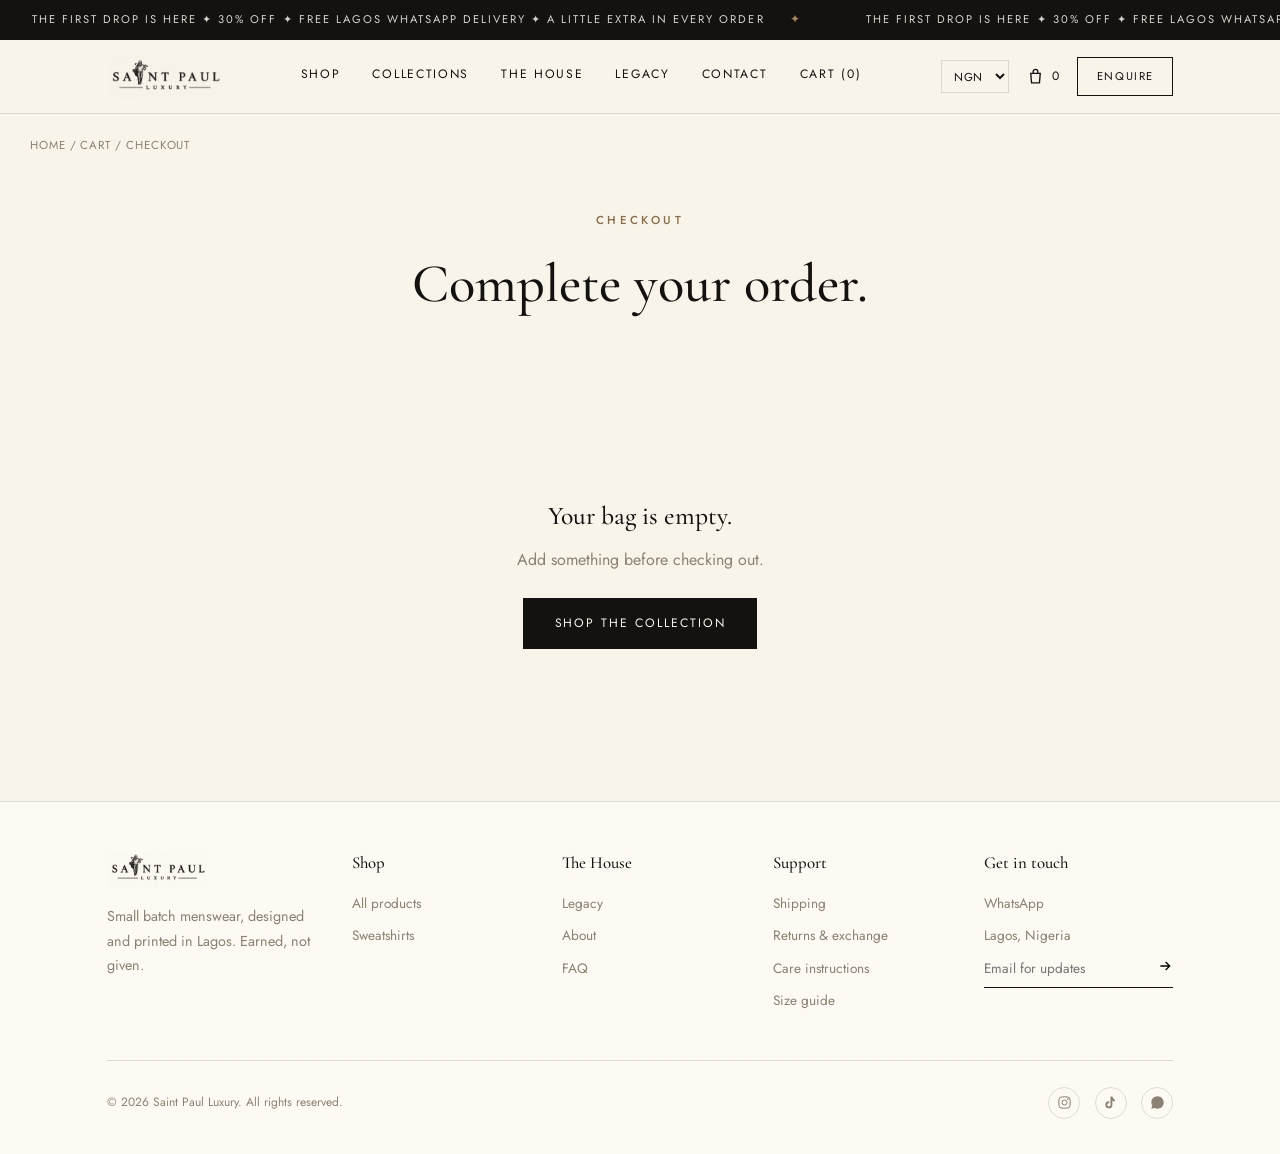
<file: checkout.html>
<!DOCTYPE html>
<html lang="en">
<head>
<meta charset="UTF-8">
<meta name="viewport" content="width=device-width, initial-scale=1.0">
<title>Checkout | Saint Paul Luxury</title>
<meta name="description" content="Complete your Saint Paul Luxury order, customer details, delivery, and payment.">
<meta property="og:title" content="Checkout | Saint Paul Luxury">
<meta property="og:description" content="Complete your Saint Paul Luxury order, customer details, delivery, and payment.">
<meta property="og:type" content="website">
<meta property="og:image" content="assets/images/emblem-master.png">
<meta name="twitter:card" content="summary_large_image">
<link rel="icon" type="image/png" sizes="32x32" href="assets/images/favicon-32.png">
<link rel="icon" type="image/png" sizes="16x16" href="assets/images/favicon-16.png">
<link rel="apple-touch-icon" sizes="180x180" href="assets/images/favicon-180.png">
<link rel="preconnect" href="https://fonts.googleapis.com">
<link rel="preconnect" href="https://fonts.gstatic.com" crossorigin>
<link href="https://fonts.googleapis.com/css2?family=Cormorant+Garamond:ital,wght@0,400;0,500;0,600;1,400;1,500&family=Jost:wght@300;400;500;600&display=swap" rel="stylesheet">
<link rel="stylesheet" href="assets/style.css">

</head>
<body>
<a class="skip-link" href="#main">Skip to content</a>
<div class="announce" aria-hidden="true">
  <div class="announce-track announce-track-full">
    <span>The First Drop Is Here &#10022; 30% Off &#10022; Free Lagos WhatsApp Delivery &#10022; A Little Extra In Every Order</span>
    <span>The First Drop Is Here &#10022; 30% Off &#10022; Free Lagos WhatsApp Delivery &#10022; A Little Extra In Every Order</span>
  </div>
  <div class="announce-track announce-track-short">
    <span>The First Drop &#10022; 30% Off &#10022; Free Lagos Delivery</span>
    <span>The First Drop &#10022; 30% Off &#10022; Free Lagos Delivery</span>
  </div>
</div>
<header>
  <div class="container">
    <nav>
      <a class="nav-mark" href="index.html" aria-label="Saint Paul Luxury home">
        <img src="assets/images/logo.png" alt="Saint Paul Luxury">
      </a>
      <div class="nav-links" id="navLinks">
        <a href="shop.html">Shop</a>
        <a href="shop.html">Collections</a>
        <a href="about.html">The House</a>
        <a href="legacy.html">Legacy</a>
        <a href="https://wa.me/2347046672338" target="_blank" rel="noopener">Contact</a>
        <a href="cart.html">Cart (<span data-cart-count>0</span>)</a>
      </div>
      <div class="nav-right">
        <span data-currency-switcher aria-label="Currency"></span>
        <a class="cart-link" href="cart.html" aria-label="View cart">
          <svg viewBox="0 0 24 24" width="19" height="19" fill="none" stroke="currentColor" stroke-width="1.7"><path d="M6 8h12l-1 12H7L6 8Z"/><path d="M9 8V6a3 3 0 0 1 6 0v2"/></svg>
          <span data-cart-count>0</span>
        </a>
        <a class="nav-cta" href="https://wa.me/2347046672338" target="_blank" rel="noopener">Enquire</a>
        <button class="menu-toggle" id="menuToggle" aria-label="Open menu" aria-expanded="false" aria-controls="navLinks"><span></span><span></span><span></span></button>
      </div>
    </nav>
  </div>
</header>

<main id="main">

<div class="container breadcrumb"><a href="index.html">Home</a> / <a href="cart.html">Cart</a> / Checkout</div>
<section class="page-hero" style="padding-bottom:1rem;">
  <span class="eyebrow">Checkout</span>
  <h1 class="display">Complete your order.</h1>
</section>
<section style="padding-top:0;" id="checkoutContent">
  <div class="container checkout-grid">
    <form id="checkoutForm">
      <div class="checkout-step">
        <h2 class="display"><span class="step-num">1</span>Customer details</h2>
        <div class="field-row">
          <div class="field"><label for="custName">Full name</label><input id="custName" name="custName" type="text" required></div>
          <div class="field"><label for="custPhone">Phone number</label><input id="custPhone" name="custPhone" type="tel" required></div>
        </div>
        <div class="field"><label for="custEmail">Email (optional)</label><input id="custEmail" name="custEmail" type="email"></div>
      </div>

      <div class="checkout-step">
        <h2 class="display"><span class="step-num">2</span>Delivery details</h2>
        <div class="field"><label for="delAddress">Delivery address</label><input id="delAddress" name="delAddress" type="text" required></div>
        <div class="field-row">
          <div class="field"><label for="delCity">City</label><input id="delCity" name="delCity" type="text" required></div>
          <div class="field"><label for="delState">State</label><input id="delState" name="delState" type="text" required></div>
        </div>
        <div class="field"><label for="delNotes">Delivery notes (optional)</label><textarea id="delNotes" name="delNotes" rows="2"></textarea></div>
      </div>

      <div class="checkout-step">
        <h2 class="display"><span class="step-num">3</span>Payment</h2>
        <label class="payment-option" data-disabled="true">
          <input type="radio" name="paymentMethod" value="online" disabled>
          <div>
            <p class="label">Pay online</p>
            <p class="note">Online payment isn't connected yet. This option will be enabled once a payment provider is set up.</p>
          </div>
        </label>
        <label class="payment-option">
          <input type="radio" name="paymentMethod" value="whatsapp" checked>
          <div>
            <p class="label">Order via WhatsApp</p>
            <p class="note">We'll open WhatsApp with your full order, customer, and delivery details pre-filled, so you can confirm payment and delivery cost directly with us.</p>
          </div>
        </label>
      </div>

      <button type="submit" class="btn btn-dark" style="width:100%; justify-content:center;"><svg viewBox="0 0 24 24" fill="currentColor"><path d="M12.04 2C6.58 2 2.13 6.45 2.13 11.91c0 1.75.46 3.45 1.32 4.95L2 22l5.29-1.39a9.9 9.9 0 0 0 4.75 1.21h.01c5.46 0 9.9-4.45 9.9-9.91C21.96 6.45 17.51 2 12.04 2m0 18.13h-.01a8.2 8.2 0 0 1-4.19-1.15l-.3-.18-3.12.82.83-3.04-.2-.31a8.2 8.2 0 0 1-1.26-4.36c0-4.54 3.7-8.24 8.26-8.24 2.2 0 4.27.86 5.83 2.42a8.18 8.18 0 0 1 2.42 5.83c0 4.55-3.71 8.25-8.26 8.25m4.52-6.16c-.25-.12-1.47-.72-1.69-.81-.23-.08-.4-.12-.56.13-.17.25-.64.81-.79.97-.14.17-.29.19-.54.06-.25-.12-1.05-.38-1.99-1.22-.74-.65-1.23-1.46-1.38-1.71-.14-.25-.02-.38.11-.5.11-.11.25-.29.37-.43.13-.14.17-.25.25-.41.08-.17.04-.31-.02-.44-.06-.12-.56-1.34-.76-1.84-.2-.48-.41-.42-.56-.42-.14-.01-.31-.01-.48-.01-.17 0-.44.06-.67.31-.23.25-.87.85-.87 2.08 0 1.22.89 2.4 1.02 2.57.12.17 1.75 2.67 4.24 3.74.59.26 1.05.41 1.41.52.59.19 1.13.16 1.55.1.47-.07 1.47-.6 1.68-1.18.21-.58.21-1.08.14-1.18-.06-.11-.23-.17-.48-.29"/></svg> Place order via WhatsApp</button>
      <p class="checkout-error" id="checkoutError" role="alert"></p>
    </form>

    <div class="cart-summary">
      <h2 class="display" style="font-size:1.3rem; margin-bottom:1.2rem;">Your order</h2>
      <div id="orderItems"></div>
      <div class="summary-row total"><span>Total</span><span id="orderTotal">&#8358;0</span></div>
      <p style="font-size:0.78rem; color:var(--stone); margin-top:1rem; line-height:1.6;">Delivery cost is confirmed with you directly and isn't included in this total yet. Delivery is free within Lagos on WhatsApp orders.</p>
      <p style="font-size:0.78rem; color:var(--stone); margin-top:0.5rem; line-height:1.6;">A complimentary gift is included with every order.</p>
      <p style="font-size:0.78rem; color:var(--stone); margin-top:0.5rem; line-height:1.6;">All orders are charged in Nigerian Naira (₦). Any other currency shown is an estimate to help you budget, not the amount you'll be charged.</p>
    </div>
  </div>
</section>
<section id="checkoutEmpty" style="display:none;">
  <div class="empty-state">
    <p class="display">Your bag is empty.</p>
    <p style="margin-bottom:1.6rem;">Add something before checking out.</p>
    <a class="btn btn-dark" href="shop.html">Shop the collection</a>
  </div>
</section>

</main>
<footer>
  <div class="container">
    <div class="foot-top">
      <div class="foot-brand">
        <img src="assets/images/logo.png" alt="Saint Paul Luxury">
        <p>Small batch menswear, designed and printed in Lagos. Earned, not given.</p>
      </div>
      <div class="foot-col">
        <h4>Shop</h4>
        <a href="shop.html">All products</a>
        <a href="shop.html?category=Sweatshirts">Sweatshirts</a>
      </div>
      <div class="foot-col">
        <h4>The House</h4>
        <a href="legacy.html">Legacy</a>
        <a href="about.html">About</a>
        <a href="info.html#faq">FAQ</a>
      </div>
      <div class="foot-col">
        <h4>Support</h4>
        <a href="info.html#shipping">Shipping</a>
        <a href="info.html#returns">Returns &amp; exchange</a>
        <a href="info.html#care">Care instructions</a>
        <a href="info.html#size-guide">Size guide</a>
      </div>
      <div class="foot-col">
        <h4>Get in touch</h4>
        <a href="https://wa.me/2347046672338" target="_blank" rel="noopener">WhatsApp</a>
        <span>Lagos, Nigeria</span>
        <div class="foot-newsletter">
          <label for="newsletter-email" class="sr-only" style="position:absolute;left:-9999px;">Email address</label>
          <input id="newsletter-email" type="email" placeholder="Email for updates" aria-label="Email for updates">
          <button type="button" aria-label="Subscribe">
            <svg viewBox="0 0 24 24" width="16" height="16" fill="none" stroke="currentColor" stroke-width="2"><path d="M5 12h14M13 6l6 6-6 6"/></svg>
          </button>
        </div>
      </div>
    </div>
    <div class="foot-bottom">
      <span>&copy; 2026 Saint Paul Luxury. All rights reserved.</span>
      <div class="foot-social">
        <a href="https://www.instagram.com/saint.paulluxury" target="_blank" rel="noopener" aria-label="Instagram">
          <svg viewBox="0 0 24 24" fill="none" stroke="currentColor" stroke-width="1.6"><rect x="3" y="3" width="18" height="18" rx="5"/><circle cx="12" cy="12" r="4"/><circle cx="17.5" cy="6.5" r="0.6" fill="currentColor"/></svg>
        </a>
        <a href="https://www.tiktok.com/@saint.paul.luxury" target="_blank" rel="noopener" aria-label="TikTok">
          <svg viewBox="0 0 24 24" fill="currentColor"><path d="M16.6 5.1c-.9-.6-1.5-1.6-1.6-2.7h-3v13.4a2.6 2.6 0 1 1-1.9-2.5v-3.1a5.6 5.6 0 1 0 4.9 5.6V9.3a6.9 6.9 0 0 0 3.9 1.2V7.5a4 4 0 0 1-2.3-2.4Z"/></svg>
        </a>
        <a href="https://wa.me/2347046672338" target="_blank" rel="noopener" aria-label="WhatsApp">
          <svg viewBox="0 0 24 24" fill="currentColor"><path d="M12.04 2C6.58 2 2.13 6.45 2.13 11.91c0 1.75.46 3.45 1.32 4.95L2 22l5.29-1.39a9.9 9.9 0 0 0 4.75 1.21h.01c5.46 0 9.9-4.45 9.9-9.91C21.96 6.45 17.51 2 12.04 2"/></svg>
        </a>
      </div>
    </div>
  </div>
</footer>

<script src="assets/products.js"></script>
<script src="assets/main.js"></script>
<script src="assets/currency.js"></script>
<script>
  const cart = getCart();
  if (!cart.length) {
    document.getElementById("checkoutContent").style.display = "none";
    document.getElementById("checkoutEmpty").style.display = "block";
  } else {
    const orderItems = document.getElementById("orderItems");
    cart.forEach(item => {
      const row = document.createElement("div");
      row.className = "order-summary-row";
      row.innerHTML = `<span>${item.name} (${item.color}, ${item.size}) x${item.qty}${item.preorder ? ' <span class="preorder-tag">Preorder</span>' : ""}</span><span data-ngn="${item.price * item.qty}">${formatNaira(item.price * item.qty)}</span>`;
      orderItems.appendChild(row);
    });
    const orderTotalEl = document.getElementById("orderTotal");
    orderTotalEl.textContent = formatNaira(cartTotal());
    orderTotalEl.dataset.ngn = cartTotal();
    if (typeof applyCurrencyDisplay === "function") applyCurrencyDisplay();
  }

  document.getElementById("checkoutForm").addEventListener("submit", (e) => {
    e.preventDefault();
    const errorEl = document.getElementById("checkoutError");
    errorEl.textContent = "";

    const method = document.querySelector('input[name="paymentMethod"]:checked').value;
    if (method === "online") {
      errorEl.textContent = "Online payment isn't available yet. Please choose \"Order via WhatsApp\" for now.";
      return;
    }

    const customer = {
      name: document.getElementById("custName").value.trim(),
      phone: document.getElementById("custPhone").value.trim(),
      email: document.getElementById("custEmail").value.trim()
    };
    const delivery = {
      address: document.getElementById("delAddress").value.trim(),
      city: document.getElementById("delCity").value.trim(),
      state: document.getElementById("delState").value.trim(),
      notes: document.getElementById("delNotes").value.trim()
    };

    if (!customer.name || !customer.phone || !delivery.address || !delivery.city || !delivery.state) {
      errorEl.textContent = "Please fill in all required fields before placing your order.";
      return;
    }

    placeOrderViaWhatsApp(customer, delivery, getCart());
  });
</script>
</body>
</html>
</file>
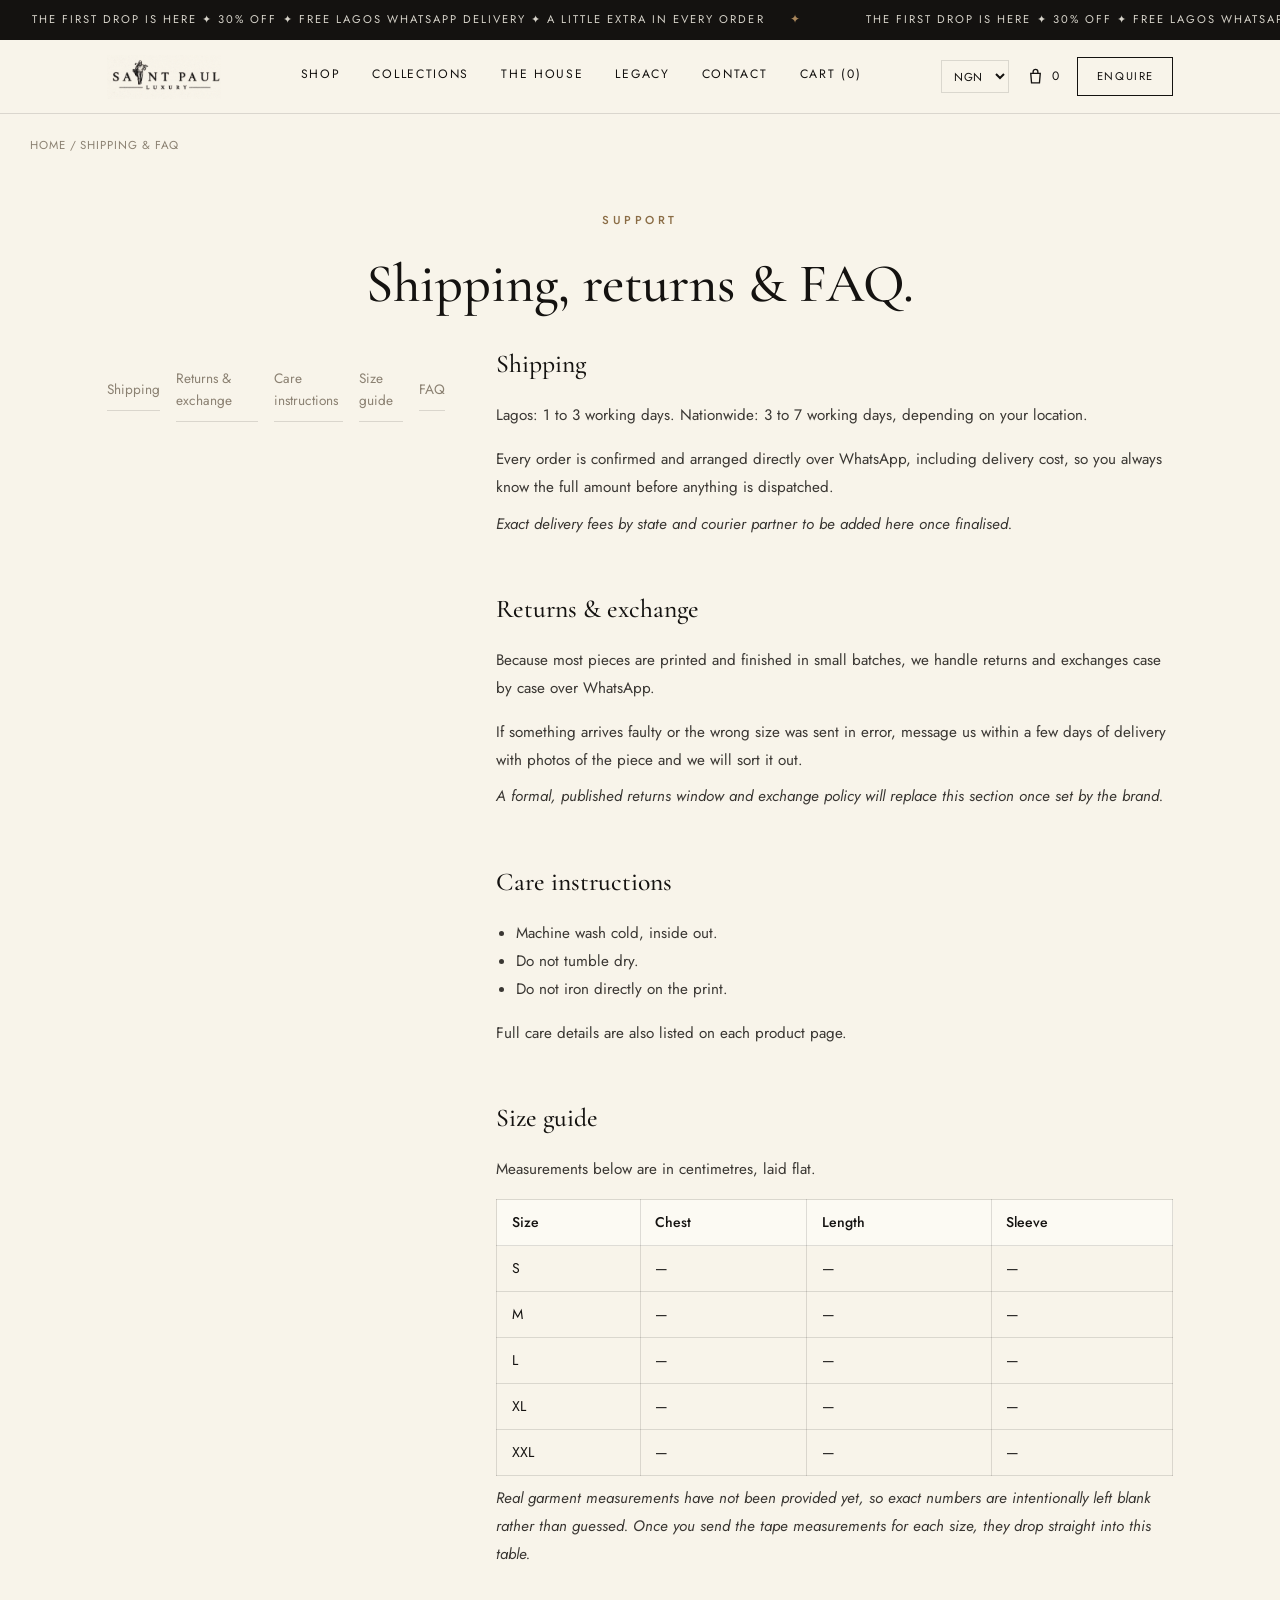
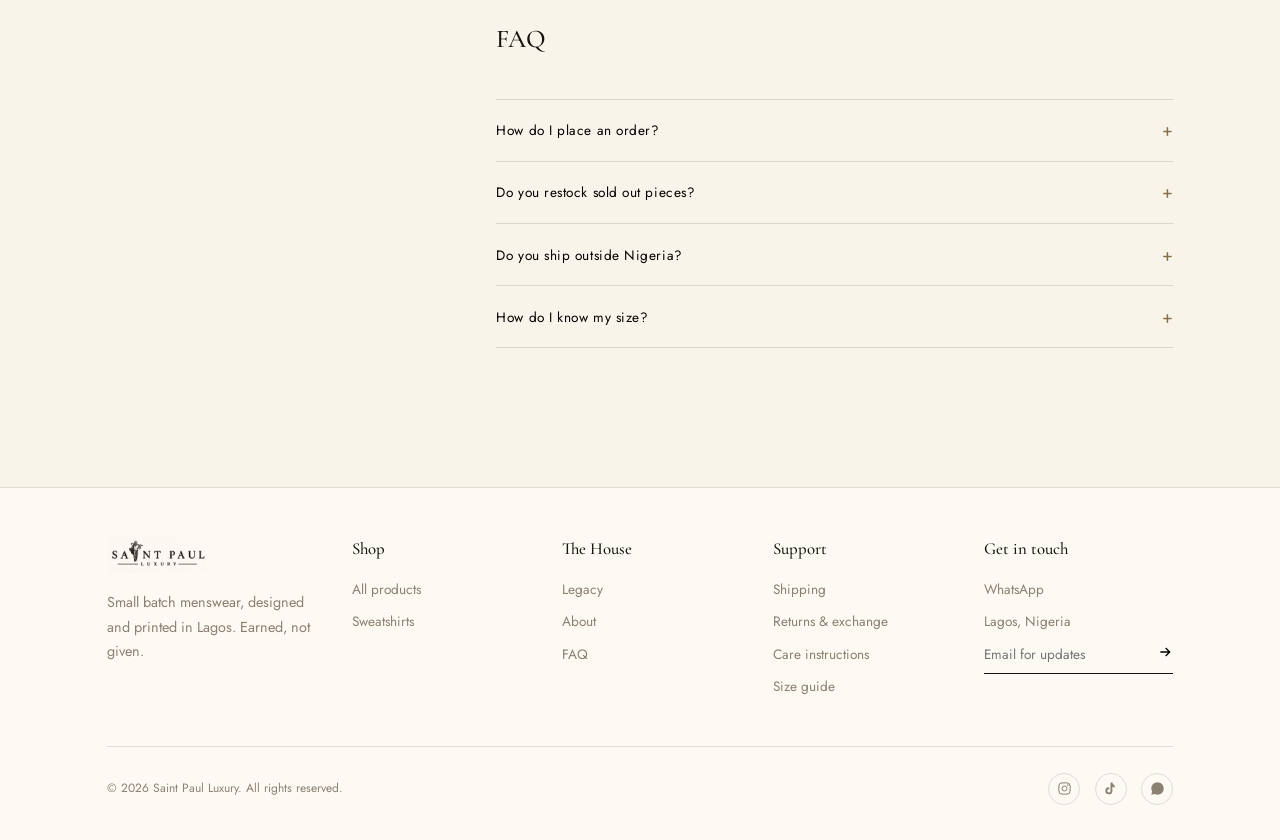
<file: info.html>
<!DOCTYPE html>
<html lang="en">
<head>
<meta charset="UTF-8">
<meta name="viewport" content="width=device-width, initial-scale=1.0">
<title>Shipping, Returns & FAQ | Saint Paul Luxury</title>
<meta name="description" content="Shipping times, returns and exchange, care instructions, size guide, and frequently asked questions for Saint Paul Luxury.">
<meta property="og:title" content="Shipping, Returns & FAQ | Saint Paul Luxury">
<meta property="og:description" content="Shipping times, returns and exchange, care instructions, size guide, and frequently asked questions for Saint Paul Luxury.">
<meta property="og:type" content="website">
<meta property="og:image" content="assets/images/emblem-master.png">
<meta name="twitter:card" content="summary_large_image">
<link rel="icon" type="image/png" sizes="32x32" href="assets/images/favicon-32.png">
<link rel="icon" type="image/png" sizes="16x16" href="assets/images/favicon-16.png">
<link rel="apple-touch-icon" sizes="180x180" href="assets/images/favicon-180.png">
<link rel="preconnect" href="https://fonts.googleapis.com">
<link rel="preconnect" href="https://fonts.gstatic.com" crossorigin>
<link href="https://fonts.googleapis.com/css2?family=Cormorant+Garamond:ital,wght@0,400;0,500;0,600;1,400;1,500&family=Jost:wght@300;400;500;600&display=swap" rel="stylesheet">
<link rel="stylesheet" href="assets/style.css">

</head>
<body>
<a class="skip-link" href="#main">Skip to content</a>
<div class="announce" aria-hidden="true">
  <div class="announce-track announce-track-full">
    <span>The First Drop Is Here &#10022; 30% Off &#10022; Free Lagos WhatsApp Delivery &#10022; A Little Extra In Every Order</span>
    <span>The First Drop Is Here &#10022; 30% Off &#10022; Free Lagos WhatsApp Delivery &#10022; A Little Extra In Every Order</span>
  </div>
  <div class="announce-track announce-track-short">
    <span>The First Drop &#10022; 30% Off &#10022; Free Lagos Delivery</span>
    <span>The First Drop &#10022; 30% Off &#10022; Free Lagos Delivery</span>
  </div>
</div>
<header>
  <div class="container">
    <nav>
      <a class="nav-mark" href="index.html" aria-label="Saint Paul Luxury home">
        <img src="assets/images/logo.png" alt="Saint Paul Luxury">
      </a>
      <div class="nav-links" id="navLinks">
        <a href="shop.html">Shop</a>
        <a href="shop.html">Collections</a>
        <a href="about.html">The House</a>
        <a href="legacy.html">Legacy</a>
        <a href="https://wa.me/2347046672338" target="_blank" rel="noopener">Contact</a>
        <a href="cart.html">Cart (<span data-cart-count>0</span>)</a>
      </div>
      <div class="nav-right">
        <span data-currency-switcher aria-label="Currency"></span>
        <a class="cart-link" href="cart.html" aria-label="View cart">
          <svg viewBox="0 0 24 24" width="19" height="19" fill="none" stroke="currentColor" stroke-width="1.7"><path d="M6 8h12l-1 12H7L6 8Z"/><path d="M9 8V6a3 3 0 0 1 6 0v2"/></svg>
          <span data-cart-count>0</span>
        </a>
        <a class="nav-cta" href="https://wa.me/2347046672338" target="_blank" rel="noopener">Enquire</a>
        <button class="menu-toggle" id="menuToggle" aria-label="Open menu" aria-expanded="false" aria-controls="navLinks"><span></span><span></span><span></span></button>
      </div>
    </nav>
  </div>
</header>

<main id="main">

<div class="container breadcrumb"><a href="index.html">Home</a> / Shipping &amp; FAQ</div>
<section class="page-hero" style="padding-bottom:1rem;">
  <span class="eyebrow">Support</span>
  <h1 class="display">Shipping, returns &amp; FAQ.</h1>
</section>
<section style="padding-top:0;">
  <div class="container info-grid">
    <nav class="info-nav" aria-label="Support sections">
      <a href="#shipping">Shipping</a>
      <a href="#returns">Returns &amp; exchange</a>
      <a href="#care">Care instructions</a>
      <a href="#size-guide">Size guide</a>
      <a href="#faq">FAQ</a>
    </nav>
    <div>
      <div class="info-block" id="shipping">
        <h2 class="display">Shipping</h2>
        <p>Lagos: 1 to 3 working days. Nationwide: 3 to 7 working days, depending on your location.</p>
        <p style="margin-top:1rem;">Every order is confirmed and arranged directly over WhatsApp, including delivery cost, so you always know the full amount before anything is dispatched.</p>
        <p class="placeholder-note">Exact delivery fees by state and courier partner to be added here once finalised.</p>
      </div>

      <div class="info-block" id="returns">
        <h2 class="display">Returns &amp; exchange</h2>
        <p>Because most pieces are printed and finished in small batches, we handle returns and exchanges case by case over WhatsApp.</p>
        <p style="margin-top:1rem;">If something arrives faulty or the wrong size was sent in error, message us within a few days of delivery with photos of the piece and we will sort it out.</p>
        <p class="placeholder-note">A formal, published returns window and exchange policy will replace this section once set by the brand.</p>
      </div>

      <div class="info-block" id="care">
        <h2 class="display">Care instructions</h2>
        <ul>
          <li>Machine wash cold, inside out.</li>
          <li>Do not tumble dry.</li>
          <li>Do not iron directly on the print.</li>
        </ul>
        <p style="margin-top:1rem;">Full care details are also listed on each product page.</p>
      </div>

      <div class="info-block" id="size-guide">
        <h2 class="display">Size guide</h2>
        <p>Measurements below are in centimetres, laid flat.</p>
        <table class="size-table" aria-label="Size guide measurements">
          <thead>
            <tr><th>Size</th><th>Chest</th><th>Length</th><th>Sleeve</th></tr>
          </thead>
          <tbody>
            <tr><td>S</td><td>&mdash;</td><td>&mdash;</td><td>&mdash;</td></tr>
            <tr><td>M</td><td>&mdash;</td><td>&mdash;</td><td>&mdash;</td></tr>
            <tr><td>L</td><td>&mdash;</td><td>&mdash;</td><td>&mdash;</td></tr>
            <tr><td>XL</td><td>&mdash;</td><td>&mdash;</td><td>&mdash;</td></tr>
            <tr><td>XXL</td><td>&mdash;</td><td>&mdash;</td><td>&mdash;</td></tr>
          </tbody>
        </table>
        <p class="placeholder-note">Real garment measurements have not been provided yet, so exact numbers are intentionally left blank rather than guessed. Once you send the tape measurements for each size, they drop straight into this table.</p>
      </div>

      <div class="info-block" id="faq">
        <h2 class="display">FAQ</h2>
        <div class="accordion">
          <div class="accordion-item" data-open="false">
            <button type="button">How do I place an order? <span class="icon">+</span></button>
            <div class="accordion-panel"><p>Add pieces to your bag and use the Checkout on WhatsApp button on the cart page, or message us directly to place an order.</p></div>
          </div>
          <div class="accordion-item" data-open="false">
            <button type="button">Do you restock sold out pieces? <span class="icon">+</span></button>
            <div class="accordion-panel"><p>Rarely in the exact same colourway. Each drop is printed in small runs by design.</p></div>
          </div>
          <div class="accordion-item" data-open="false">
            <button type="button">Do you ship outside Nigeria? <span class="icon">+</span></button>
            <div class="accordion-panel"><p>Message us on WhatsApp with your country and we will confirm what is possible.</p></div>
          </div>
          <div class="accordion-item" data-open="false">
            <button type="button">How do I know my size? <span class="icon">+</span></button>
            <div class="accordion-panel"><p>Check the size guide above. If you are between sizes, message us and we will help you decide.</p></div>
          </div>
        </div>
      </div>
    </div>
  </div>
</section>

</main>
<footer>
  <div class="container">
    <div class="foot-top">
      <div class="foot-brand">
        <img src="assets/images/logo.png" alt="Saint Paul Luxury">
        <p>Small batch menswear, designed and printed in Lagos. Earned, not given.</p>
      </div>
      <div class="foot-col">
        <h4>Shop</h4>
        <a href="shop.html">All products</a>
        <a href="shop.html?category=Sweatshirts">Sweatshirts</a>
      </div>
      <div class="foot-col">
        <h4>The House</h4>
        <a href="legacy.html">Legacy</a>
        <a href="about.html">About</a>
        <a href="info.html#faq">FAQ</a>
      </div>
      <div class="foot-col">
        <h4>Support</h4>
        <a href="info.html#shipping">Shipping</a>
        <a href="info.html#returns">Returns &amp; exchange</a>
        <a href="info.html#care">Care instructions</a>
        <a href="info.html#size-guide">Size guide</a>
      </div>
      <div class="foot-col">
        <h4>Get in touch</h4>
        <a href="https://wa.me/2347046672338" target="_blank" rel="noopener">WhatsApp</a>
        <span>Lagos, Nigeria</span>
        <div class="foot-newsletter">
          <label for="newsletter-email" class="sr-only" style="position:absolute;left:-9999px;">Email address</label>
          <input id="newsletter-email" type="email" placeholder="Email for updates" aria-label="Email for updates">
          <button type="button" aria-label="Subscribe">
            <svg viewBox="0 0 24 24" width="16" height="16" fill="none" stroke="currentColor" stroke-width="2"><path d="M5 12h14M13 6l6 6-6 6"/></svg>
          </button>
        </div>
      </div>
    </div>
    <div class="foot-bottom">
      <span>&copy; 2026 Saint Paul Luxury. All rights reserved.</span>
      <div class="foot-social">
        <a href="https://www.instagram.com/saint.paulluxury" target="_blank" rel="noopener" aria-label="Instagram">
          <svg viewBox="0 0 24 24" fill="none" stroke="currentColor" stroke-width="1.6"><rect x="3" y="3" width="18" height="18" rx="5"/><circle cx="12" cy="12" r="4"/><circle cx="17.5" cy="6.5" r="0.6" fill="currentColor"/></svg>
        </a>
        <a href="https://www.tiktok.com/@saint.paul.luxury" target="_blank" rel="noopener" aria-label="TikTok">
          <svg viewBox="0 0 24 24" fill="currentColor"><path d="M16.6 5.1c-.9-.6-1.5-1.6-1.6-2.7h-3v13.4a2.6 2.6 0 1 1-1.9-2.5v-3.1a5.6 5.6 0 1 0 4.9 5.6V9.3a6.9 6.9 0 0 0 3.9 1.2V7.5a4 4 0 0 1-2.3-2.4Z"/></svg>
        </a>
        <a href="https://wa.me/2347046672338" target="_blank" rel="noopener" aria-label="WhatsApp">
          <svg viewBox="0 0 24 24" fill="currentColor"><path d="M12.04 2C6.58 2 2.13 6.45 2.13 11.91c0 1.75.46 3.45 1.32 4.95L2 22l5.29-1.39a9.9 9.9 0 0 0 4.75 1.21h.01c5.46 0 9.9-4.45 9.9-9.91C21.96 6.45 17.51 2 12.04 2"/></svg>
        </a>
      </div>
    </div>
  </div>
</footer>

<script src="assets/products.js"></script>
<script src="assets/main.js"></script>
<script src="assets/currency.js"></script>
<script>
  document.querySelectorAll(".accordion-item button").forEach(btn => {
    btn.addEventListener("click", () => {
      const item = btn.parentElement;
      const open = item.getAttribute("data-open") === "true";
      item.setAttribute("data-open", open ? "false" : "true");
      const panel = item.querySelector(".accordion-panel");
      panel.style.maxHeight = open ? "0px" : panel.scrollHeight + "px";
    });
  });
</script>
</body>
</html>
</file>
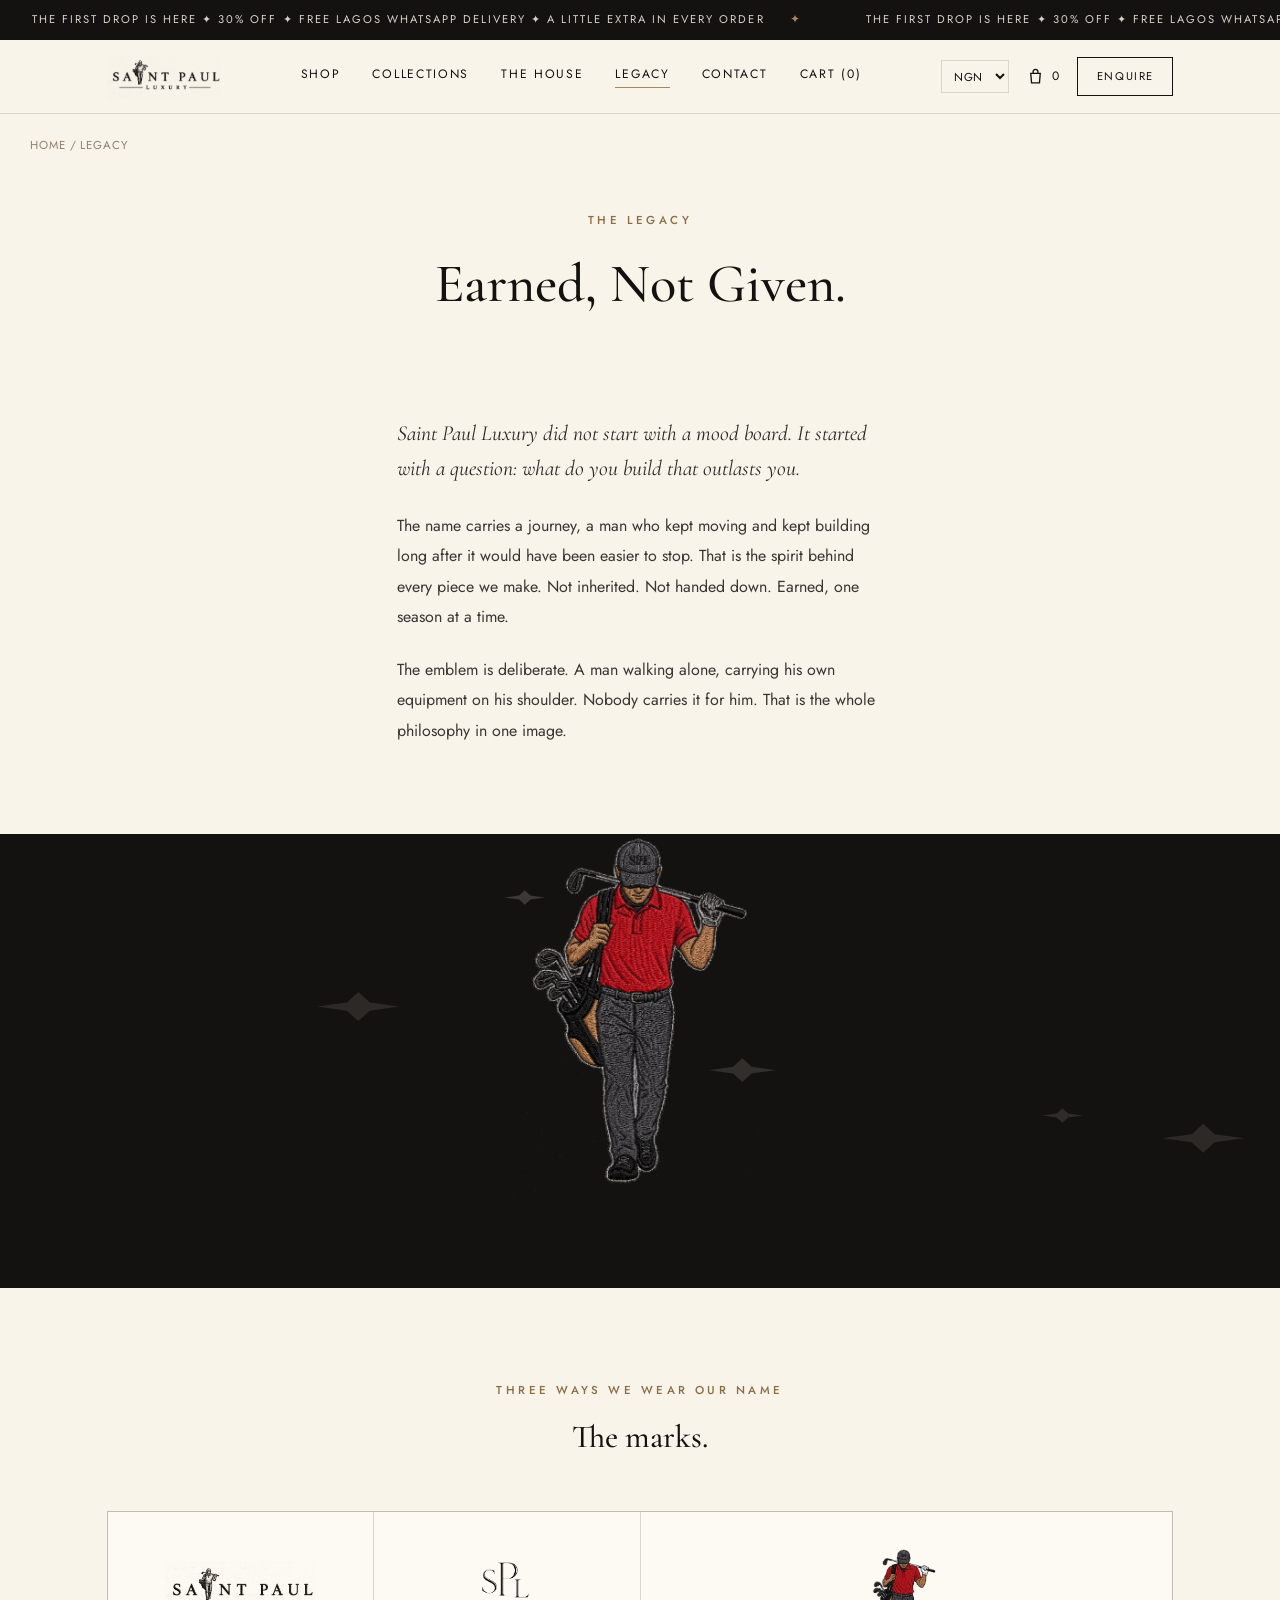
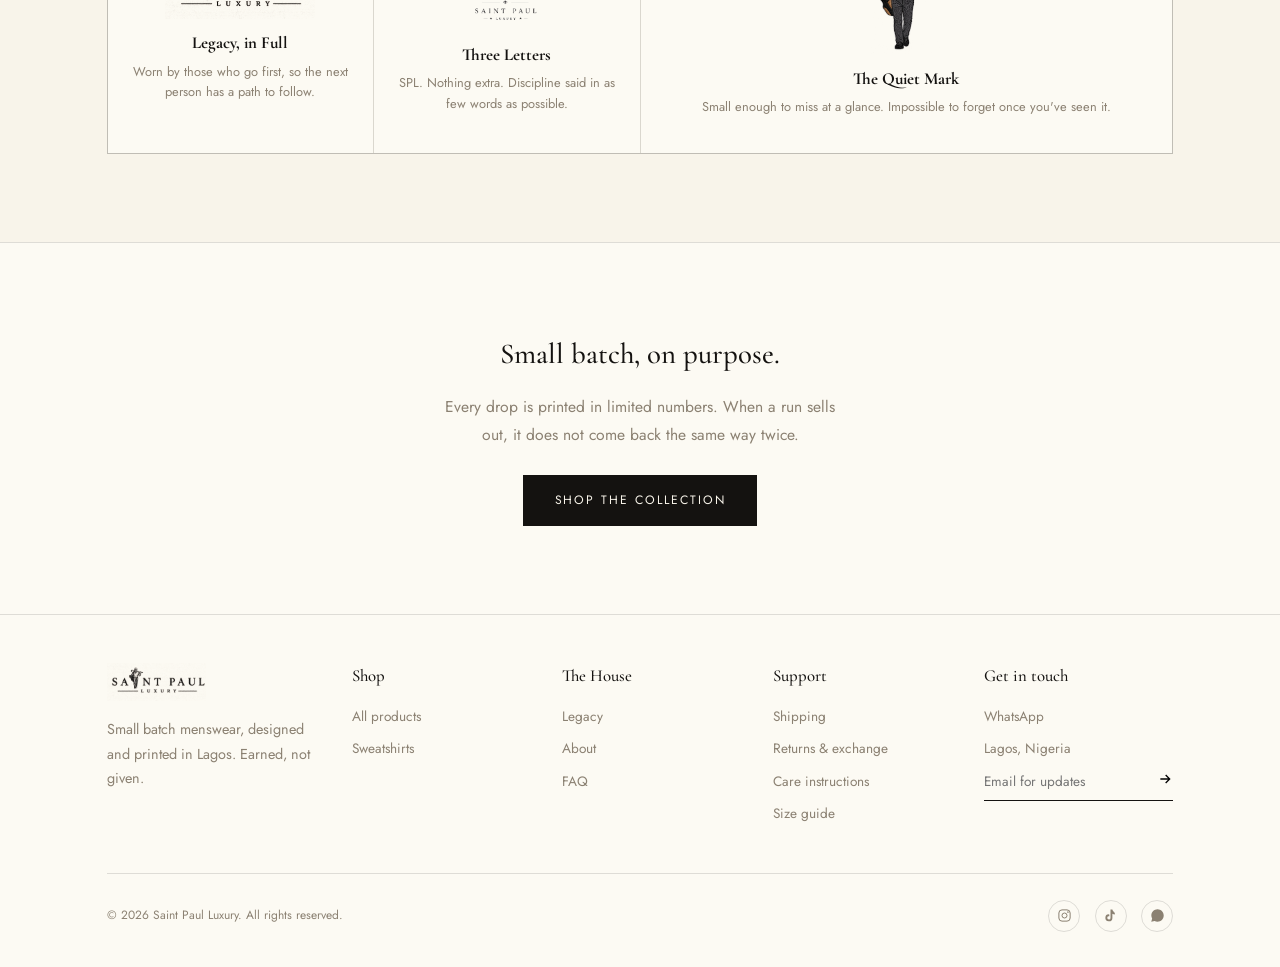
<file: legacy.html>
<!DOCTYPE html>
<html lang="en">
<head>
<meta charset="UTF-8">
<meta name="viewport" content="width=device-width, initial-scale=1.0">
<title>Legacy | Saint Paul Luxury</title>
<meta name="description" content="Earned, not given. The philosophy and emblem behind Saint Paul Luxury.">
<meta property="og:title" content="Legacy | Saint Paul Luxury">
<meta property="og:description" content="Earned, not given. The philosophy and emblem behind Saint Paul Luxury.">
<meta property="og:type" content="website">
<meta property="og:image" content="assets/images/emblem-master.png">
<meta name="twitter:card" content="summary_large_image">
<link rel="icon" type="image/png" sizes="32x32" href="assets/images/favicon-32.png">
<link rel="icon" type="image/png" sizes="16x16" href="assets/images/favicon-16.png">
<link rel="apple-touch-icon" sizes="180x180" href="assets/images/favicon-180.png">
<link rel="preconnect" href="https://fonts.googleapis.com">
<link rel="preconnect" href="https://fonts.gstatic.com" crossorigin>
<link href="https://fonts.googleapis.com/css2?family=Cormorant+Garamond:ital,wght@0,400;0,500;0,600;1,400;1,500&family=Jost:wght@300;400;500;600&display=swap" rel="stylesheet">
<link rel="stylesheet" href="assets/style.css">

</head>
<body>
<a class="skip-link" href="#main">Skip to content</a>
<div class="announce" aria-hidden="true">
  <div class="announce-track announce-track-full">
    <span>The First Drop Is Here &#10022; 30% Off &#10022; Free Lagos WhatsApp Delivery &#10022; A Little Extra In Every Order</span>
    <span>The First Drop Is Here &#10022; 30% Off &#10022; Free Lagos WhatsApp Delivery &#10022; A Little Extra In Every Order</span>
  </div>
  <div class="announce-track announce-track-short">
    <span>The First Drop &#10022; 30% Off &#10022; Free Lagos Delivery</span>
    <span>The First Drop &#10022; 30% Off &#10022; Free Lagos Delivery</span>
  </div>
</div>
<header>
  <div class="container">
    <nav>
      <a class="nav-mark" href="index.html" aria-label="Saint Paul Luxury home">
        <img src="assets/images/logo.png" alt="Saint Paul Luxury">
      </a>
      <div class="nav-links" id="navLinks">
        <a href="shop.html">Shop</a>
        <a href="shop.html">Collections</a>
        <a href="about.html">The House</a>
        <a href="legacy.html" aria-current="page">Legacy</a>
        <a href="https://wa.me/2347046672338" target="_blank" rel="noopener">Contact</a>
        <a href="cart.html">Cart (<span data-cart-count>0</span>)</a>
      </div>
      <div class="nav-right">
        <span data-currency-switcher aria-label="Currency"></span>
        <a class="cart-link" href="cart.html" aria-label="View cart">
          <svg viewBox="0 0 24 24" width="19" height="19" fill="none" stroke="currentColor" stroke-width="1.7"><path d="M6 8h12l-1 12H7L6 8Z"/><path d="M9 8V6a3 3 0 0 1 6 0v2"/></svg>
          <span data-cart-count>0</span>
        </a>
        <a class="nav-cta" href="https://wa.me/2347046672338" target="_blank" rel="noopener">Enquire</a>
        <button class="menu-toggle" id="menuToggle" aria-label="Open menu" aria-expanded="false" aria-controls="navLinks"><span></span><span></span><span></span></button>
      </div>
    </nav>
  </div>
</header>

<main id="main">

<div class="container breadcrumb"><a href="index.html">Home</a> / Legacy</div>
<section class="page-hero" style="padding-bottom:0;">
  <span class="eyebrow">The Legacy</span>
  <h1 class="display">Earned, Not Given.</h1>
</section>

<section class="reveal">
  <div class="container" style="max-width:640px;">
    <p style="font-family:'Cormorant Garamond',serif; font-style:italic; font-size:1.35rem; line-height:1.6; color:#2a2825;">Saint Paul Luxury did not start with a mood board. It started with a question: what do you build that outlasts you.</p>
    <p style="margin-top:1.6rem; color:#3a3733; font-size:1rem; line-height:1.9;">The name carries a journey, a man who kept moving and kept building long after it would have been easier to stop. That is the spirit behind every piece we make. Not inherited. Not handed down. Earned, one season at a time.</p>
    <p style="margin-top:1.4rem; color:#3a3733; font-size:1rem; line-height:1.9;">The emblem is deliberate. A man walking alone, carrying his own equipment on his shoulder. Nobody carries it for him. That is the whole philosophy in one image.</p>
  </div>
</section>

<section class="reveal stars-host" style="background:var(--ink); padding-top:0;">
  <svg class="stars-bg" viewBox="0 0 100 100" preserveAspectRatio="none" aria-hidden="true"><g transform="translate(41,14)" opacity="0.17"><path d="M0 -1.6 L0.44800000000000006 -0.44800000000000006 L1.6 0 L0.44800000000000006 0.44800000000000006 L0 1.6 L-0.44800000000000006 0.44800000000000006 L-1.6 0 L-0.44800000000000006 -0.44800000000000006 Z" fill="#F8F4EA"/></g><g transform="translate(58,52)" opacity="0.12"><path d="M0 -2.6 L0.7280000000000001 -0.7280000000000001 L2.6 0 L0.7280000000000001 0.7280000000000001 L0 2.6 L-0.7280000000000001 0.7280000000000001 L-2.6 0 L-0.7280000000000001 -0.7280000000000001 Z" fill="#F8F4EA"/></g><g transform="translate(28,38)" opacity="0.10"><path d="M0 -3.2 L0.8960000000000001 -0.8960000000000001 L3.2 0 L0.8960000000000001 0.8960000000000001 L0 3.2 L-0.8960000000000001 0.8960000000000001 L-3.2 0 L-0.8960000000000001 -0.8960000000000001 Z" fill="#F8F4EA"/></g><g transform="translate(83,62)" opacity="0.11"><path d="M0 -1.6 L0.44800000000000006 -0.44800000000000006 L1.6 0 L0.44800000000000006 0.44800000000000006 L0 1.6 L-0.44800000000000006 0.44800000000000006 L-1.6 0 L-0.44800000000000006 -0.44800000000000006 Z" fill="#F8F4EA"/></g><g transform="translate(94,67)" opacity="0.10"><path d="M0 -3.2 L0.8960000000000001 -0.8960000000000001 L3.2 0 L0.8960000000000001 0.8960000000000001 L0 3.2 L-0.8960000000000001 0.8960000000000001 L-3.2 0 L-0.8960000000000001 -0.8960000000000001 Z" fill="#F8F4EA"/></g></svg>
  <div class="container" style="display:flex; justify-content:center;">
    <img src="assets/images/emblem-color.png" alt="Saint Paul Luxury master emblem, a man walking with his own equipment" style="width:min(320px,60vw);">
  </div>
</section>

<section class="reveal">
  <div class="container">
    <div style="max-width:600px; margin-bottom:3rem; text-align:center; margin-left:auto; margin-right:auto;">
      <span class="eyebrow">Three ways we wear our name</span>
      <h2 class="display" style="font-size:2rem; margin-top:0.6rem;">The marks.</h2>
    </div>
    <div class="proof-grid">
      <div class="proof-tile" style="aspect-ratio:auto; padding:2.2rem 1.4rem;">
        <img src="assets/images/emblem-wordmark.png" alt="Saint Paul Luxury full wordmark" style="width:150px; height:auto;">
        <p style="max-width:none;"><strong style="display:block; color:var(--ink); font-family:'Cormorant Garamond',serif; font-size:1.05rem; margin-bottom:0.3rem;">Legacy, in Full</strong>Worn by those who go first, so the next person has a path to follow.</p>
      </div>
      <div class="proof-tile" style="aspect-ratio:auto; padding:2.2rem 1.4rem;">
        <img src="assets/images/emblem-monogram.png" alt="SPL monogram" style="width:70px; height:auto;">
        <p style="max-width:none;"><strong style="display:block; color:var(--ink); font-family:'Cormorant Garamond',serif; font-size:1.05rem; margin-bottom:0.3rem;">Three Letters</strong>SPL. Nothing extra. Discipline said in as few words as possible.</p>
      </div>
      <div class="proof-tile" style="aspect-ratio:auto; padding:2.2rem 1.4rem; grid-column: span 2;">
        <img src="assets/images/emblem-signature.png" alt="Saint Paul Luxury character mark" style="width:70px; height:auto;">
        <p style="max-width:none;"><strong style="display:block; color:var(--ink); font-family:'Cormorant Garamond',serif; font-size:1.05rem; margin-bottom:0.3rem;">The Quiet Mark</strong>Small enough to miss at a glance. Impossible to forget once you've seen it.</p>
      </div>
    </div>
  </div>
</section>
<style>@media (min-width:760px){ #legacyMarks { } }</style>

<section class="reveal" style="background:var(--paper); border-top:1px solid var(--line); text-align:center;">
  <div class="container" style="max-width:560px;">
    <h2 class="display" style="font-size:1.8rem; margin-bottom:1rem;">Small batch, on purpose.</h2>
    <p style="color:var(--stone); font-size:0.98rem; line-height:1.8;">Every drop is printed in limited numbers. When a run sells out, it does not come back the same way twice.</p>
    <a class="btn btn-dark" href="shop.html" style="margin-top:1.6rem;">Shop the collection</a>
  </div>
</section>

</main>
<footer>
  <div class="container">
    <div class="foot-top">
      <div class="foot-brand">
        <img src="assets/images/logo.png" alt="Saint Paul Luxury">
        <p>Small batch menswear, designed and printed in Lagos. Earned, not given.</p>
      </div>
      <div class="foot-col">
        <h4>Shop</h4>
        <a href="shop.html">All products</a>
        <a href="shop.html?category=Sweatshirts">Sweatshirts</a>
      </div>
      <div class="foot-col">
        <h4>The House</h4>
        <a href="legacy.html">Legacy</a>
        <a href="about.html">About</a>
        <a href="info.html#faq">FAQ</a>
      </div>
      <div class="foot-col">
        <h4>Support</h4>
        <a href="info.html#shipping">Shipping</a>
        <a href="info.html#returns">Returns &amp; exchange</a>
        <a href="info.html#care">Care instructions</a>
        <a href="info.html#size-guide">Size guide</a>
      </div>
      <div class="foot-col">
        <h4>Get in touch</h4>
        <a href="https://wa.me/2347046672338" target="_blank" rel="noopener">WhatsApp</a>
        <span>Lagos, Nigeria</span>
        <div class="foot-newsletter">
          <label for="newsletter-email" class="sr-only" style="position:absolute;left:-9999px;">Email address</label>
          <input id="newsletter-email" type="email" placeholder="Email for updates" aria-label="Email for updates">
          <button type="button" aria-label="Subscribe">
            <svg viewBox="0 0 24 24" width="16" height="16" fill="none" stroke="currentColor" stroke-width="2"><path d="M5 12h14M13 6l6 6-6 6"/></svg>
          </button>
        </div>
      </div>
    </div>
    <div class="foot-bottom">
      <span>&copy; 2026 Saint Paul Luxury. All rights reserved.</span>
      <div class="foot-social">
        <a href="https://www.instagram.com/saint.paulluxury" target="_blank" rel="noopener" aria-label="Instagram">
          <svg viewBox="0 0 24 24" fill="none" stroke="currentColor" stroke-width="1.6"><rect x="3" y="3" width="18" height="18" rx="5"/><circle cx="12" cy="12" r="4"/><circle cx="17.5" cy="6.5" r="0.6" fill="currentColor"/></svg>
        </a>
        <a href="https://www.tiktok.com/@saint.paul.luxury" target="_blank" rel="noopener" aria-label="TikTok">
          <svg viewBox="0 0 24 24" fill="currentColor"><path d="M16.6 5.1c-.9-.6-1.5-1.6-1.6-2.7h-3v13.4a2.6 2.6 0 1 1-1.9-2.5v-3.1a5.6 5.6 0 1 0 4.9 5.6V9.3a6.9 6.9 0 0 0 3.9 1.2V7.5a4 4 0 0 1-2.3-2.4Z"/></svg>
        </a>
        <a href="https://wa.me/2347046672338" target="_blank" rel="noopener" aria-label="WhatsApp">
          <svg viewBox="0 0 24 24" fill="currentColor"><path d="M12.04 2C6.58 2 2.13 6.45 2.13 11.91c0 1.75.46 3.45 1.32 4.95L2 22l5.29-1.39a9.9 9.9 0 0 0 4.75 1.21h.01c5.46 0 9.9-4.45 9.9-9.91C21.96 6.45 17.51 2 12.04 2"/></svg>
        </a>
      </div>
    </div>
  </div>
</footer>

<script src="assets/products.js"></script>
<script src="assets/main.js"></script>
<script src="assets/currency.js"></script>

</body>
</html>
</file>
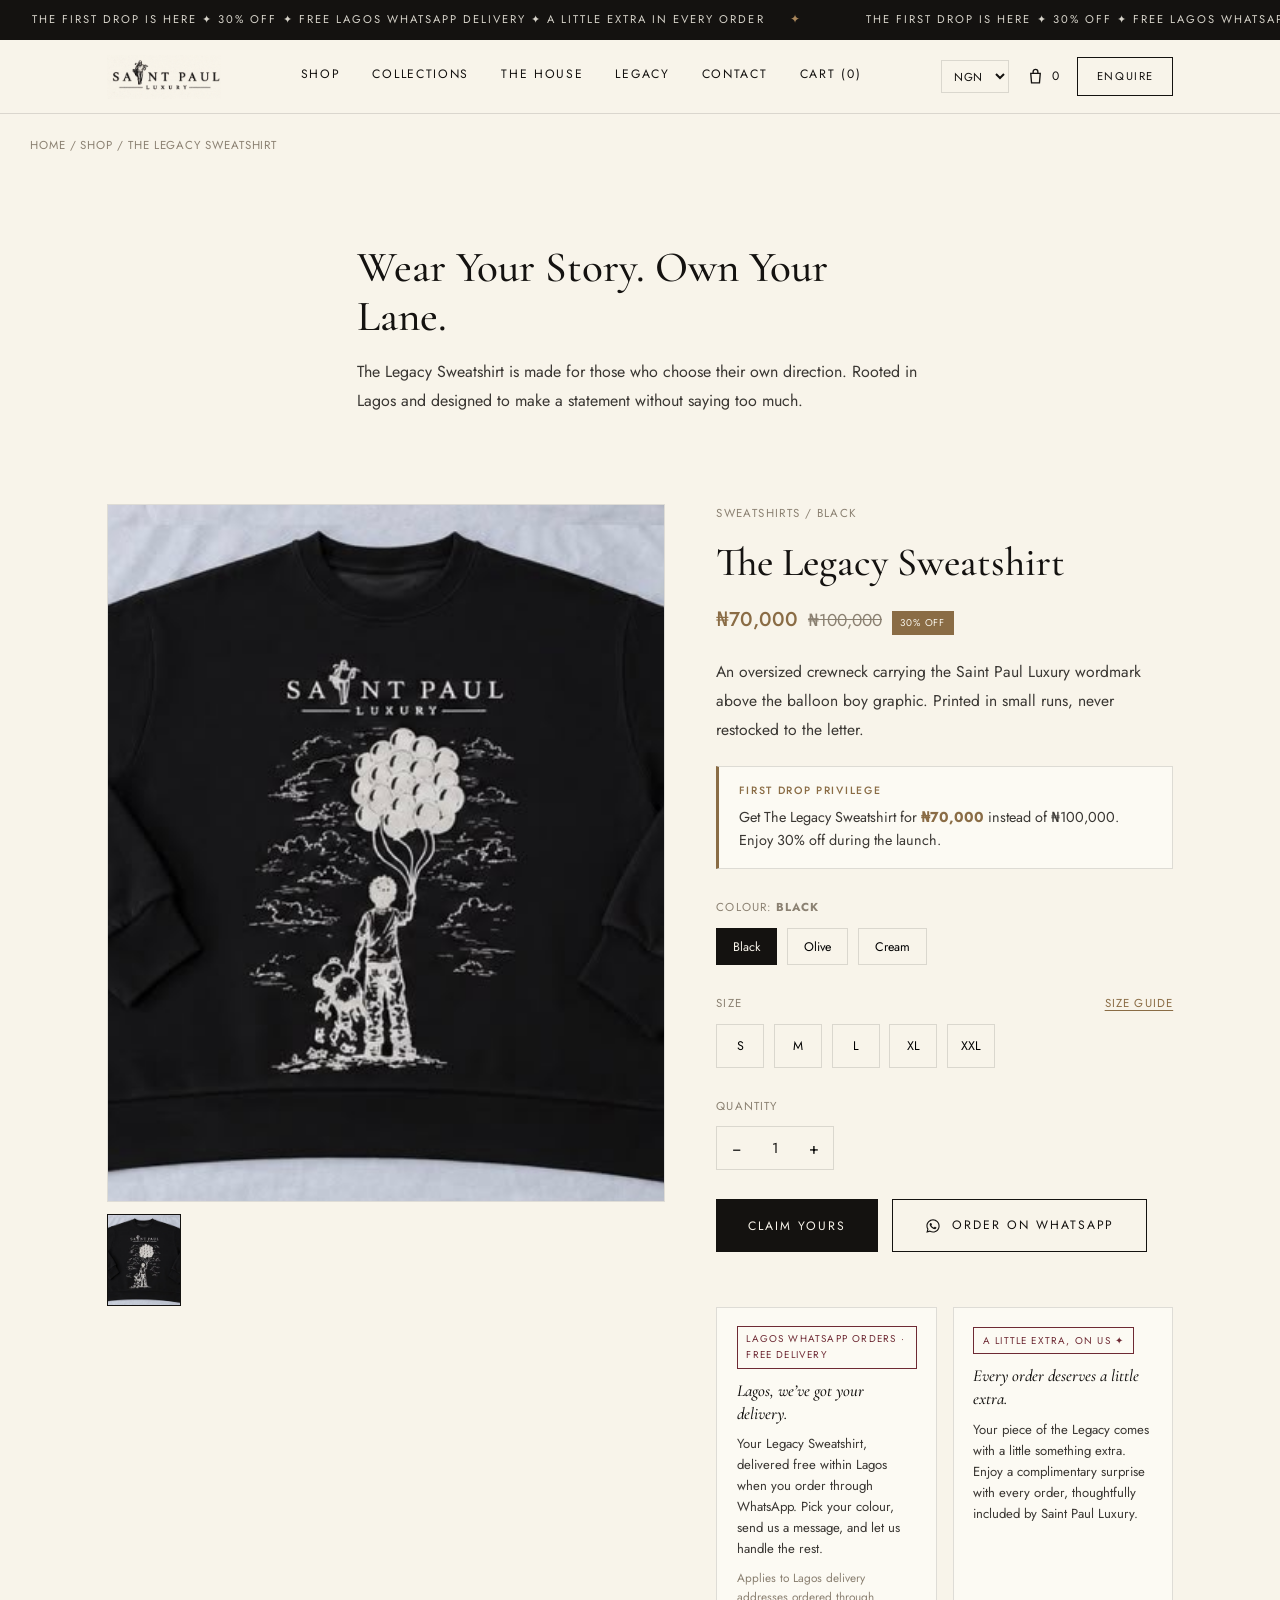
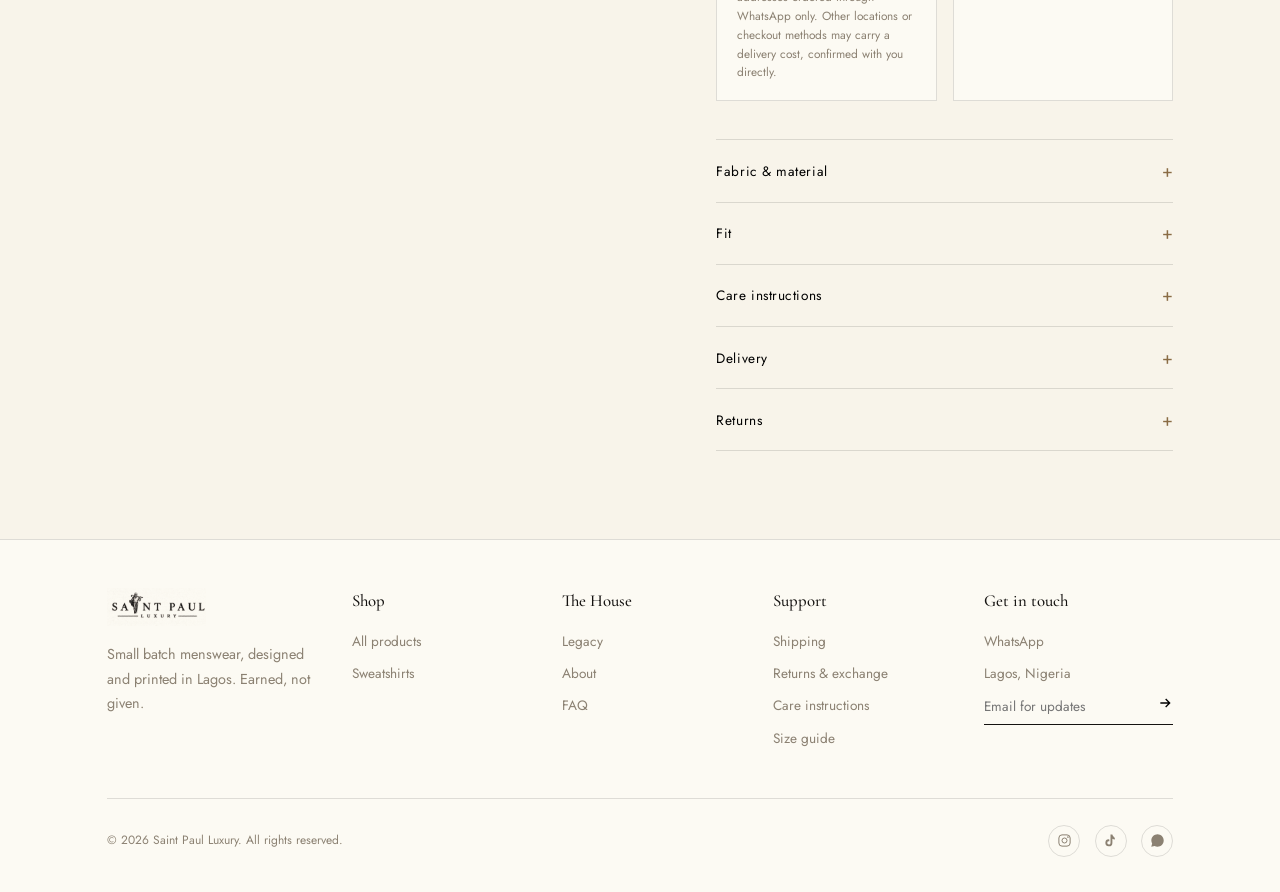
<file: product.html>
<!DOCTYPE html>
<html lang="en">
<head>
<meta charset="UTF-8">
<meta name="viewport" content="width=device-width, initial-scale=1.0">
<title>Product | Saint Paul Luxury</title>
<meta name="description" content="Small-batch menswear from Saint Paul Luxury, Lagos.">
<meta property="og:title" content="Product | Saint Paul Luxury">
<meta property="og:description" content="Small-batch menswear from Saint Paul Luxury, Lagos.">
<meta property="og:type" content="website">
<meta property="og:image" content="assets/images/emblem-master.png">
<meta name="twitter:card" content="summary_large_image">
<link rel="icon" type="image/png" sizes="32x32" href="assets/images/favicon-32.png">
<link rel="icon" type="image/png" sizes="16x16" href="assets/images/favicon-16.png">
<link rel="apple-touch-icon" sizes="180x180" href="assets/images/favicon-180.png">
<link rel="preconnect" href="https://fonts.googleapis.com">
<link rel="preconnect" href="https://fonts.gstatic.com" crossorigin>
<link href="https://fonts.googleapis.com/css2?family=Cormorant+Garamond:ital,wght@0,400;0,500;0,600;1,400;1,500&family=Jost:wght@300;400;500;600&display=swap" rel="stylesheet">
<link rel="stylesheet" href="assets/style.css">

</head>
<body>
<a class="skip-link" href="#main">Skip to content</a>
<div class="announce" aria-hidden="true">
  <div class="announce-track announce-track-full">
    <span>The First Drop Is Here &#10022; 30% Off &#10022; Free Lagos WhatsApp Delivery &#10022; A Little Extra In Every Order</span>
    <span>The First Drop Is Here &#10022; 30% Off &#10022; Free Lagos WhatsApp Delivery &#10022; A Little Extra In Every Order</span>
  </div>
  <div class="announce-track announce-track-short">
    <span>The First Drop &#10022; 30% Off &#10022; Free Lagos Delivery</span>
    <span>The First Drop &#10022; 30% Off &#10022; Free Lagos Delivery</span>
  </div>
</div>
<header>
  <div class="container">
    <nav>
      <a class="nav-mark" href="index.html" aria-label="Saint Paul Luxury home">
        <img src="assets/images/logo.png" alt="Saint Paul Luxury">
      </a>
      <div class="nav-links" id="navLinks">
        <a href="shop.html">Shop</a>
        <a href="shop.html">Collections</a>
        <a href="about.html">The House</a>
        <a href="legacy.html">Legacy</a>
        <a href="https://wa.me/2347046672338" target="_blank" rel="noopener">Contact</a>
        <a href="cart.html">Cart (<span data-cart-count>0</span>)</a>
      </div>
      <div class="nav-right">
        <span data-currency-switcher aria-label="Currency"></span>
        <a class="cart-link" href="cart.html" aria-label="View cart">
          <svg viewBox="0 0 24 24" width="19" height="19" fill="none" stroke="currentColor" stroke-width="1.7"><path d="M6 8h12l-1 12H7L6 8Z"/><path d="M9 8V6a3 3 0 0 1 6 0v2"/></svg>
          <span data-cart-count>0</span>
        </a>
        <a class="nav-cta" href="https://wa.me/2347046672338" target="_blank" rel="noopener">Enquire</a>
        <button class="menu-toggle" id="menuToggle" aria-label="Open menu" aria-expanded="false" aria-controls="navLinks"><span></span><span></span><span></span></button>
      </div>
    </nav>
  </div>
</header>

<main id="main">

<div class="container breadcrumb"><a href="index.html">Home</a> / <a href="shop.html">Shop</a> / <span id="crumbName">Product</span></div>
<section style="padding-bottom:0;">
  <div class="container" style="max-width:720px;">
    <h1 class="display" style="font-size:clamp(1.9rem,4vw,2.7rem); line-height:1.15;">Wear Your Story. Own Your Lane.</h1>
    <p id="pIntro" style="margin-top:0.9rem; color:#3a3733; font-size:1rem; line-height:1.85; max-width:56ch;">The Legacy Sweatshirt is made for those who choose their own direction. Rooted in Lagos and designed to make a statement without saying too much.</p>
  </div>
</section>
<section>
  <div class="container pdp">
    <div class="pdp-gallery">
      <div class="pdp-gallery-main">
        <img id="mainImage" src="" alt="">
      </div>
      <div class="pdp-thumbs" id="thumbRow" role="tablist" aria-label="Product images"></div>
    </div>
    <div class="pdp-info">
      <p class="cat" id="pCategory"></p>
      <h2 id="pName"></h2>
      <p class="pdp-price" id="pPrice"></p>
      <p class="pdp-desc" id="pDesc"></p>

      <div class="pdp-offer" id="pdpOffer" style="display:none;">
        <span class="pdp-offer-label">First Drop Privilege</span>
        <p>Get <span id="pdpOfferName"></span> for <strong id="pdpOfferPrice"></strong> instead of <span id="pdpOfferCompare"></span>. Enjoy <span id="pdpOfferPct"></span>% off during the launch.</p>
      </div>

      <div class="option-block" id="colorBlock" style="display:none;">
        <div class="option-label"><span>Colour: <strong id="selectedColor"></strong></span></div>
        <div class="swatches" id="colorSwatches"></div>
      </div>

      <div class="option-block">
        <div class="option-label"><span>Size</span><a href="info.html#size-guide">Size guide</a></div>
        <div class="size-row" id="sizeRow"></div>
      </div>

      <div class="option-block">
        <div class="option-label"><span>Quantity</span></div>
        <div class="qty-row">
          <button type="button" id="qtyMinus" aria-label="Decrease quantity">&minus;</button>
          <span id="qtyValue">1</span>
          <button type="button" id="qtyPlus" aria-label="Increase quantity">+</button>
        </div>
      </div>

      <div class="pdp-actions">
        <button type="button" class="btn btn-dark" id="addToCartBtn">Claim Yours</button>
        <a class="btn btn-outline" id="enquireLink" href="#" target="_blank" rel="noopener"><svg viewBox="0 0 24 24" fill="currentColor"><path d="M12.04 2C6.58 2 2.13 6.45 2.13 11.91c0 1.75.46 3.45 1.32 4.95L2 22l5.29-1.39a9.9 9.9 0 0 0 4.75 1.21h.01c5.46 0 9.9-4.45 9.9-9.91C21.96 6.45 17.51 2 12.04 2m0 18.13h-.01a8.2 8.2 0 0 1-4.19-1.15l-.3-.18-3.12.82.83-3.04-.2-.31a8.2 8.2 0 0 1-1.26-4.36c0-4.54 3.7-8.24 8.26-8.24 2.2 0 4.27.86 5.83 2.42a8.18 8.18 0 0 1 2.42 5.83c0 4.55-3.71 8.25-8.26 8.25m4.52-6.16c-.25-.12-1.47-.72-1.69-.81-.23-.08-.4-.12-.56.13-.17.25-.64.81-.79.97-.14.17-.29.19-.54.06-.25-.12-1.05-.38-1.99-1.22-.74-.65-1.23-1.46-1.38-1.71-.14-.25-.02-.38.11-.5.11-.11.25-.29.37-.43.13-.14.17-.25.25-.41.08-.17.04-.31-.02-.44-.06-.12-.56-1.34-.76-1.84-.2-.48-.41-.42-.56-.42-.14-.01-.31-.01-.48-.01-.17 0-.44.06-.67.31-.23.25-.87.85-.87 2.08 0 1.22.89 2.4 1.02 2.57.12.17 1.75 2.67 4.24 3.74.59.26 1.05.41 1.41.52.59.19 1.13.16 1.55.1.47-.07 1.47-.6 1.68-1.18.21-.58.21-1.08.14-1.18-.06-.11-.23-.17-.48-.29"/></svg> Order on WhatsApp</a>
      </div>
      <p class="form-note" id="formNote" role="status" aria-live="polite"></p>

      <div class="perks" id="perksBlock">
        <div class="perk">
          <span class="perk-badge">Lagos WhatsApp Orders &middot; Free Delivery</span>
          <h3>Lagos, we&rsquo;ve got your delivery.</h3>
          <p>Your Legacy Sweatshirt, delivered free within Lagos when you order through WhatsApp. Pick your colour, send us a message, and let us handle the rest.</p>
          <p class="perk-note">Applies to Lagos delivery addresses ordered through WhatsApp only. Other locations or checkout methods may carry a delivery cost, confirmed with you directly.</p>
        </div>
        <div class="perk">
          <span class="perk-badge">A Little Extra, On Us &#10022;</span>
          <h3>Every order deserves a little extra.</h3>
          <p>Your piece of the Legacy comes with a little something extra. Enjoy a complimentary surprise with every order, thoughtfully included by Saint Paul Luxury.</p>
        </div>
      </div>

      <div class="accordion">
        <div class="accordion-item" data-open="false">
          <button type="button">Fabric &amp; material <span class="icon">+</span></button>
          <div class="accordion-panel"><p id="pFabric"></p></div>
        </div>
        <div class="accordion-item" data-open="false">
          <button type="button">Fit <span class="icon">+</span></button>
          <div class="accordion-panel"><p id="pFit"></p></div>
        </div>
        <div class="accordion-item" data-open="false">
          <button type="button">Care instructions <span class="icon">+</span></button>
          <div class="accordion-panel"><p id="pCare"></p></div>
        </div>
        <div class="accordion-item" data-open="false">
          <button type="button">Delivery <span class="icon">+</span></button>
          <div class="accordion-panel"><p>Lagos: 1 to 3 working days. Nationwide: 3 to 7 working days. Delivery is arranged directly over WhatsApp once your order is confirmed.</p></div>
        </div>
        <div class="accordion-item" data-open="false">
          <button type="button">Returns <span class="icon">+</span></button>
          <div class="accordion-panel"><p>See our full <a href="info.html#returns" style="text-decoration:underline;">returns and exchange policy</a>.</p></div>
        </div>
      </div>
    </div>
  </div>
</section>

<section id="alsoLikeSection" style="border-top:1px solid var(--line);">
  <div class="container">
    <div style="max-width:600px; margin-bottom:2.6rem;">
      <span class="eyebrow">Also from the drop</span>
      <h2 class="display" style="font-size:1.9rem; margin-top:0.5rem;">You might also like.</h2>
    </div>
    <div class="product-grid" id="relatedGrid"></div>
  </div>
</section>

</main>
<footer>
  <div class="container">
    <div class="foot-top">
      <div class="foot-brand">
        <img src="assets/images/logo.png" alt="Saint Paul Luxury">
        <p>Small batch menswear, designed and printed in Lagos. Earned, not given.</p>
      </div>
      <div class="foot-col">
        <h4>Shop</h4>
        <a href="shop.html">All products</a>
        <a href="shop.html?category=Sweatshirts">Sweatshirts</a>
      </div>
      <div class="foot-col">
        <h4>The House</h4>
        <a href="legacy.html">Legacy</a>
        <a href="about.html">About</a>
        <a href="info.html#faq">FAQ</a>
      </div>
      <div class="foot-col">
        <h4>Support</h4>
        <a href="info.html#shipping">Shipping</a>
        <a href="info.html#returns">Returns &amp; exchange</a>
        <a href="info.html#care">Care instructions</a>
        <a href="info.html#size-guide">Size guide</a>
      </div>
      <div class="foot-col">
        <h4>Get in touch</h4>
        <a href="https://wa.me/2347046672338" target="_blank" rel="noopener">WhatsApp</a>
        <span>Lagos, Nigeria</span>
        <div class="foot-newsletter">
          <label for="newsletter-email" class="sr-only" style="position:absolute;left:-9999px;">Email address</label>
          <input id="newsletter-email" type="email" placeholder="Email for updates" aria-label="Email for updates">
          <button type="button" aria-label="Subscribe">
            <svg viewBox="0 0 24 24" width="16" height="16" fill="none" stroke="currentColor" stroke-width="2"><path d="M5 12h14M13 6l6 6-6 6"/></svg>
          </button>
        </div>
      </div>
    </div>
    <div class="foot-bottom">
      <span>&copy; 2026 Saint Paul Luxury. All rights reserved.</span>
      <div class="foot-social">
        <a href="https://www.instagram.com/saint.paulluxury" target="_blank" rel="noopener" aria-label="Instagram">
          <svg viewBox="0 0 24 24" fill="none" stroke="currentColor" stroke-width="1.6"><rect x="3" y="3" width="18" height="18" rx="5"/><circle cx="12" cy="12" r="4"/><circle cx="17.5" cy="6.5" r="0.6" fill="currentColor"/></svg>
        </a>
        <a href="https://www.tiktok.com/@saint.paul.luxury" target="_blank" rel="noopener" aria-label="TikTok">
          <svg viewBox="0 0 24 24" fill="currentColor"><path d="M16.6 5.1c-.9-.6-1.5-1.6-1.6-2.7h-3v13.4a2.6 2.6 0 1 1-1.9-2.5v-3.1a5.6 5.6 0 1 0 4.9 5.6V9.3a6.9 6.9 0 0 0 3.9 1.2V7.5a4 4 0 0 1-2.3-2.4Z"/></svg>
        </a>
        <a href="https://wa.me/2347046672338" target="_blank" rel="noopener" aria-label="WhatsApp">
          <svg viewBox="0 0 24 24" fill="currentColor"><path d="M12.04 2C6.58 2 2.13 6.45 2.13 11.91c0 1.75.46 3.45 1.32 4.95L2 22l5.29-1.39a9.9 9.9 0 0 0 4.75 1.21h.01c5.46 0 9.9-4.45 9.9-9.91C21.96 6.45 17.51 2 12.04 2"/></svg>
        </a>
      </div>
    </div>
  </div>
</footer>

<script src="assets/products.js"></script>
<script src="assets/main.js"></script>
<script src="assets/currency.js"></script>
<script>
  const params = new URLSearchParams(window.location.search);
  const slug = params.get("slug");
  const product = getProductBySlug(slug) || PRODUCTS[0];
  let variant = product.variants.find(v => v.color === params.get("color")) || product.variants[0];
  let size = null;
  let qty = 1;
  let activeImgIndex = 0;

  document.title = `${product.name} | Saint Paul Luxury`;
  document.getElementById("crumbName").textContent = product.name;
  document.getElementById("pIntro").textContent = `${product.name} is made for those who choose their own direction. Rooted in Lagos and designed to make a statement without saying too much.`;
  document.getElementById("pCategory").textContent = `${product.category} / ${variant.color}`;
  document.getElementById("pName").textContent = product.name;
  if (product.preorder) {
    const badge = document.createElement("span");
    badge.className = "preorder-tag";
    badge.textContent = "Preorder";
    document.getElementById("pName").appendChild(badge);
  }
  document.getElementById("pDesc").textContent = product.description;
  document.getElementById("pFabric").textContent = product.fabric;
  document.getElementById("pFit").textContent = product.fit;
  document.getElementById("pCare").textContent = product.care;

  function renderPrice() {
    const pPriceEl = document.getElementById("pPrice");
    const pct = discountPercent(product);
    pPriceEl.dataset.ngn = product.price;
    if (!pct) {
      pPriceEl.className = "pdp-price price";
      pPriceEl.innerHTML = formatNaira(product.price);
    } else {
      pPriceEl.className = "pdp-price price-row";
      pPriceEl.innerHTML = `
        <span class="price-sale">${formatNaira(product.price)}</span>
        <span class="price-compare">${formatNaira(product.compareAtPrice)}</span>
        <span class="discount-badge">${pct}% off</span>`;
    }
  }
  renderPrice();

  function renderOffer() {
    const pct = discountPercent(product);
    const offer = document.getElementById("pdpOffer");
    if (!pct) { offer.style.display = "none"; return; }
    offer.style.display = "block";
    document.getElementById("pdpOfferName").textContent = product.name;
    document.getElementById("pdpOfferPrice").textContent = formatNaira(product.price);
    document.getElementById("pdpOfferCompare").textContent = formatNaira(product.compareAtPrice);
    document.getElementById("pdpOfferPct").textContent = pct;
  }
  renderOffer();

  function renderGallery() {
    activeImgIndex = 0;
    const mainImg = document.getElementById("mainImage");
    mainImg.src = variant.images[0];
    mainImg.alt = `${product.name} in ${variant.color}`;
    const row = document.getElementById("thumbRow");
    row.innerHTML = "";
    variant.images.forEach((src, i) => {
      const b = document.createElement("button");
      b.type = "button";
      b.className = i === 0 ? "active" : "";
      b.setAttribute("aria-label", `View image ${i + 1}`);
      b.innerHTML = `<img src="${src}" alt="">`;
      b.addEventListener("click", () => {
        mainImg.src = src;
        row.querySelectorAll("button").forEach(x => x.classList.remove("active"));
        b.classList.add("active");
      });
      row.appendChild(b);
    });
  }
  renderGallery();

  function renderColors() {
    const block = document.getElementById("colorBlock");
    if (product.variants.length < 2) { block.style.display = "none"; return; }
    block.style.display = "block";
    document.getElementById("selectedColor").textContent = variant.color;
    const wrap = document.getElementById("colorSwatches");
    wrap.innerHTML = "";
    product.variants.forEach(v => {
      const b = document.createElement("button");
      b.type = "button";
      b.className = "swatch" + (v.color === variant.color ? " active" : "");
      b.textContent = v.color;
      b.addEventListener("click", () => {
        variant = v;
        document.getElementById("selectedColor").textContent = v.color;
        wrap.querySelectorAll(".swatch").forEach(s => s.classList.remove("active"));
        b.classList.add("active");
        document.getElementById("pCategory").textContent = `${product.category} / ${variant.color}`;
        renderGallery();
        buildEnquireLink();
        const url = new URL(window.location);
        url.searchParams.set("color", v.color);
        window.history.replaceState({}, "", url);
      });
      wrap.appendChild(b);
    });
  }
  renderColors();

  function renderSizes() {
    const row = document.getElementById("sizeRow");
    row.innerHTML = "";
    product.sizes.forEach(s => {
      const b = document.createElement("button");
      b.type = "button";
      b.className = "size-btn";
      b.textContent = s;
      const unavailable = (product.unavailableSizes || []).includes(s);
      if (unavailable) b.disabled = true;
      b.addEventListener("click", () => {
        size = s;
        row.querySelectorAll(".size-btn").forEach(x => x.classList.remove("active"));
        b.classList.add("active");
        document.getElementById("formNote").textContent = "";
        buildEnquireLink();
      });
      row.appendChild(b);
    });
    if (product.sizes.length === 1) {
      size = product.sizes[0];
      row.firstChild.classList.add("active");
    }
  }
  renderSizes();

  document.getElementById("qtyMinus").addEventListener("click", () => {
    qty = Math.max(1, qty - 1);
    document.getElementById("qtyValue").textContent = qty;
    buildEnquireLink();
  });
  document.getElementById("qtyPlus").addEventListener("click", () => {
    qty = qty + 1;
    document.getElementById("qtyValue").textContent = qty;
    buildEnquireLink();
  });

  function buildEnquireLink() {
    const lines = [
      `Hello Saint Paul Luxury! I'd like to order ${product.name}.`,
      "",
      `Colour: ${variant.color}`,
      `Size: ${size || "Not yet selected"}`,
      `Quantity: ${qty}`,
      `Launch Price: ${formatNaira(product.price)}`,
      "",
      "Please confirm availability, my delivery details, and the complimentary gift included with my order.",
      deliveryMessageLine(null),
      "",
      "Thank you!"
    ];
    document.getElementById("enquireLink").href = `https://wa.me/2347046672338?text=${encodeURIComponent(lines.join("\n"))}`;
  }
  buildEnquireLink();

  document.getElementById("addToCartBtn").addEventListener("click", () => {
    if (!size) {
      document.getElementById("formNote").textContent = "Please select a size first.";
      return;
    }
    buildEnquireLink();
    addToCart({
      slug: product.slug,
      name: product.name,
      color: variant.color,
      size: size,
      price: product.price,
      qty: qty,
      image: variant.images[0],
      preorder: !!product.preorder
    });
    document.getElementById("formNote").textContent = product.preorder
      ? "Added to your bag. This item is a preorder, it ships once available."
      : "Added to your bag.";
  });

  document.querySelectorAll(".accordion-item button").forEach(btn => {
    btn.addEventListener("click", () => {
      const item = btn.parentElement;
      const open = item.getAttribute("data-open") === "true";
      item.setAttribute("data-open", open ? "false" : "true");
      const panel = item.querySelector(".accordion-panel");
      panel.style.maxHeight = open ? "0px" : panel.scrollHeight + "px";
    });
  });

  const relatedGrid = document.getElementById("relatedGrid");
  const related = PRODUCTS.filter(p => p.slug !== product.slug);
  if (!related.length) document.getElementById("alsoLikeSection").style.display = "none";
  related.forEach(p => {
    const v = p.variants[0];
    const card = document.createElement("a");
    card.className = "product-card";
    card.href = `product.html?slug=${p.slug}&color=${encodeURIComponent(v.color)}`;
    card.innerHTML = `
      <div class="thumb">
        <img class="main-img" src="${v.images[0]}" alt="${p.name} in ${v.color}" loading="lazy">
      </div>
      <div class="info">
        ${cardInfoHtml(p, v)}
      </div>`;
    relatedGrid.appendChild(card);
  });
</script>
</body>
</html>
</file>
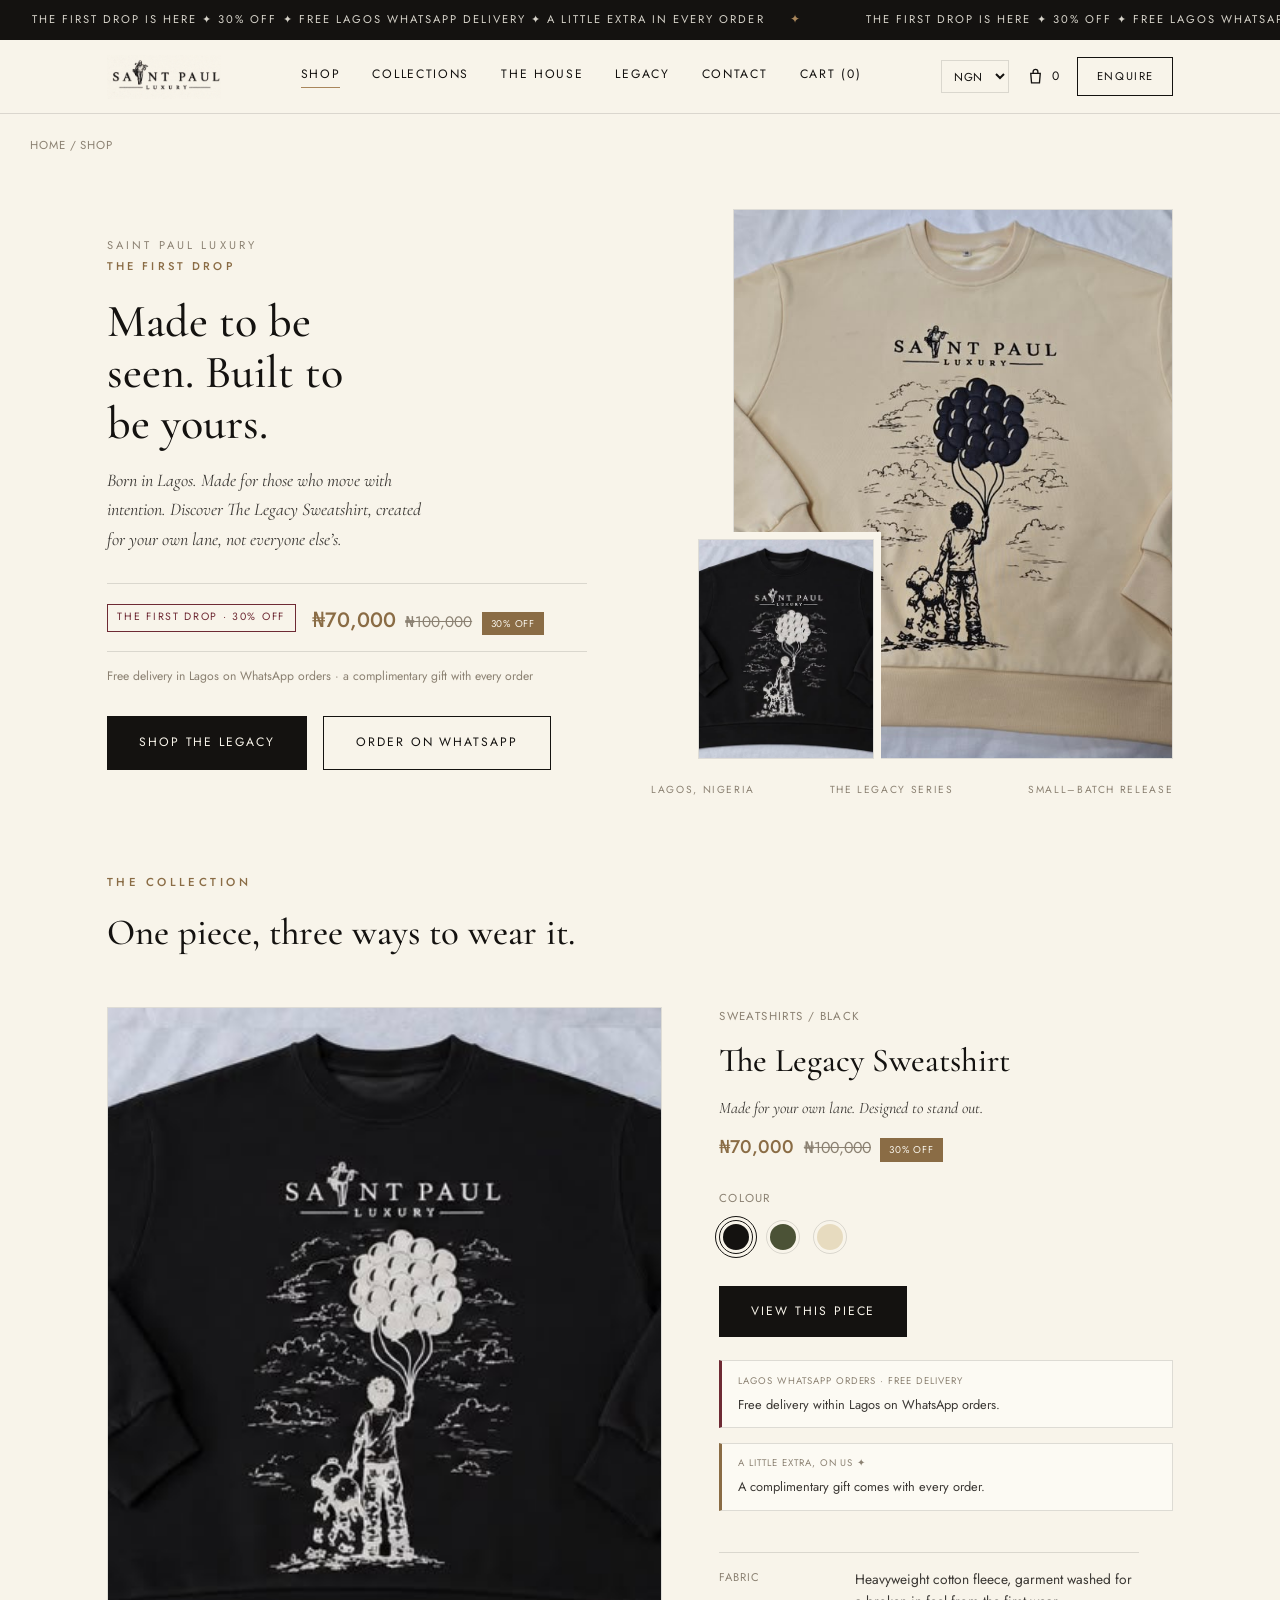
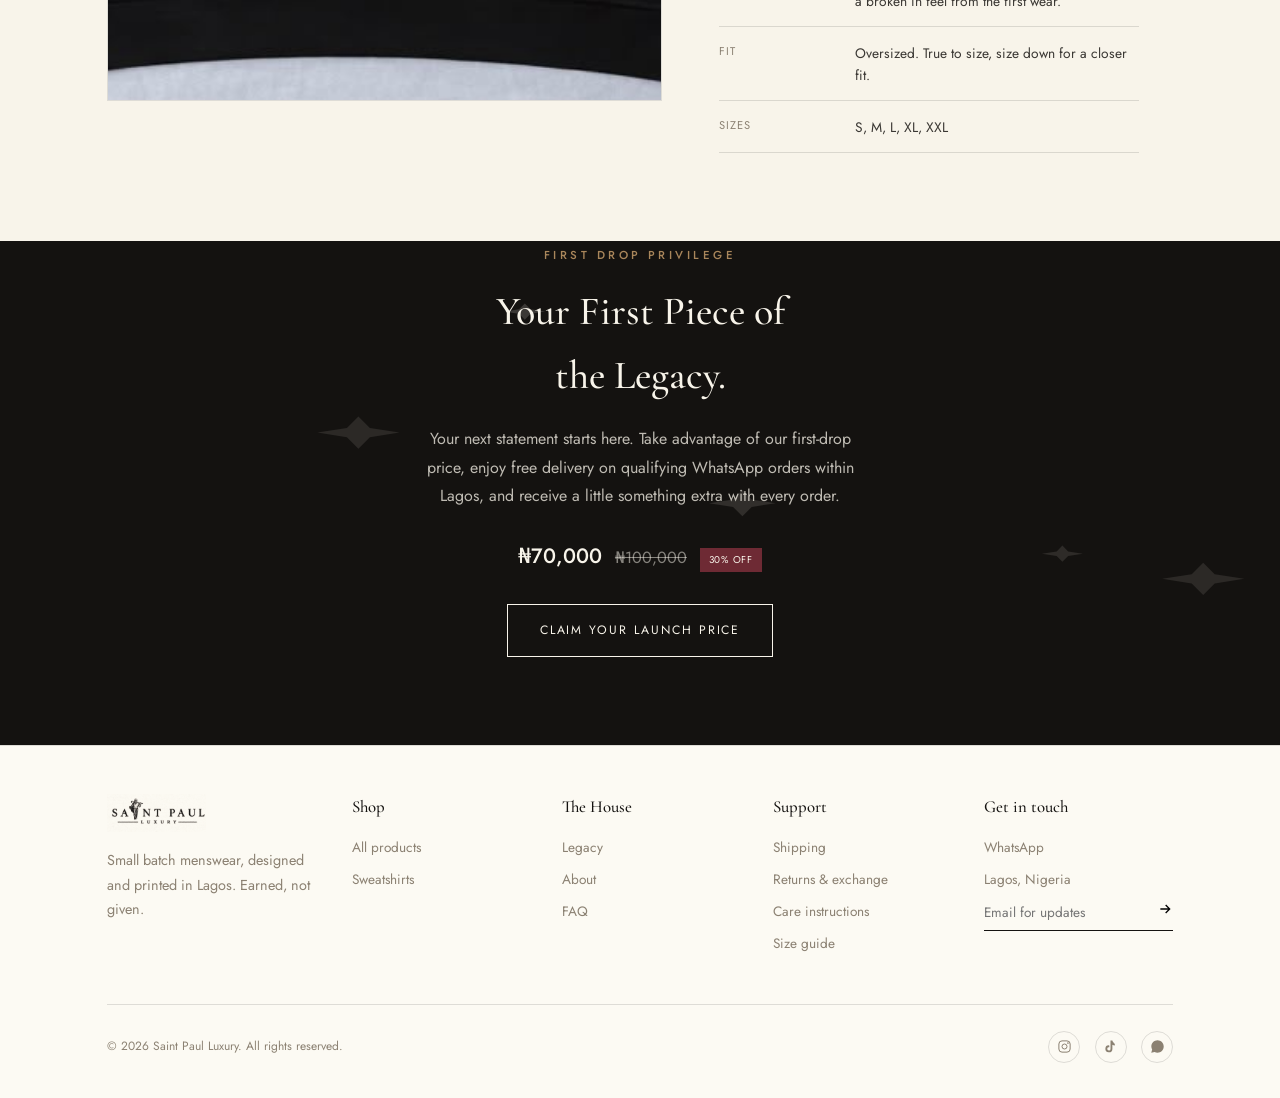
<file: shop.html>
<!DOCTYPE html>
<html lang="en">
<head>
<meta charset="UTF-8">
<meta name="viewport" content="width=device-width, initial-scale=1.0">
<title>Shop | Saint Paul Luxury</title>
<meta name="description" content="Shop The Legacy Sweatshirt from Saint Paul Luxury, in Black, Olive, and Cream. Small-batch, designed and printed in Lagos.">
<meta property="og:title" content="Shop | Saint Paul Luxury">
<meta property="og:description" content="Shop The Legacy Sweatshirt from Saint Paul Luxury, in Black, Olive, and Cream. Small-batch, designed and printed in Lagos.">
<meta property="og:type" content="website">
<meta property="og:image" content="assets/images/emblem-master.png">
<meta name="twitter:card" content="summary_large_image">
<link rel="icon" type="image/png" sizes="32x32" href="assets/images/favicon-32.png">
<link rel="icon" type="image/png" sizes="16x16" href="assets/images/favicon-16.png">
<link rel="apple-touch-icon" sizes="180x180" href="assets/images/favicon-180.png">
<link rel="preconnect" href="https://fonts.googleapis.com">
<link rel="preconnect" href="https://fonts.gstatic.com" crossorigin>
<link href="https://fonts.googleapis.com/css2?family=Cormorant+Garamond:ital,wght@0,400;0,500;0,600;1,400;1,500&family=Jost:wght@300;400;500;600&display=swap" rel="stylesheet">
<link rel="stylesheet" href="assets/style.css">

</head>
<body>
<a class="skip-link" href="#main">Skip to content</a>
<div class="announce" aria-hidden="true">
  <div class="announce-track announce-track-full">
    <span>The First Drop Is Here &#10022; 30% Off &#10022; Free Lagos WhatsApp Delivery &#10022; A Little Extra In Every Order</span>
    <span>The First Drop Is Here &#10022; 30% Off &#10022; Free Lagos WhatsApp Delivery &#10022; A Little Extra In Every Order</span>
  </div>
  <div class="announce-track announce-track-short">
    <span>The First Drop &#10022; 30% Off &#10022; Free Lagos Delivery</span>
    <span>The First Drop &#10022; 30% Off &#10022; Free Lagos Delivery</span>
  </div>
</div>
<header>
  <div class="container">
    <nav>
      <a class="nav-mark" href="index.html" aria-label="Saint Paul Luxury home">
        <img src="assets/images/logo.png" alt="Saint Paul Luxury">
      </a>
      <div class="nav-links" id="navLinks">
        <a href="shop.html" aria-current="page">Shop</a>
        <a href="shop.html">Collections</a>
        <a href="about.html">The House</a>
        <a href="legacy.html">Legacy</a>
        <a href="https://wa.me/2347046672338" target="_blank" rel="noopener">Contact</a>
        <a href="cart.html">Cart (<span data-cart-count>0</span>)</a>
      </div>
      <div class="nav-right">
        <span data-currency-switcher aria-label="Currency"></span>
        <a class="cart-link" href="cart.html" aria-label="View cart">
          <svg viewBox="0 0 24 24" width="19" height="19" fill="none" stroke="currentColor" stroke-width="1.7"><path d="M6 8h12l-1 12H7L6 8Z"/><path d="M9 8V6a3 3 0 0 1 6 0v2"/></svg>
          <span data-cart-count>0</span>
        </a>
        <a class="nav-cta" href="https://wa.me/2347046672338" target="_blank" rel="noopener">Enquire</a>
        <button class="menu-toggle" id="menuToggle" aria-label="Open menu" aria-expanded="false" aria-controls="navLinks"><span></span><span></span><span></span></button>
      </div>
    </nav>
  </div>
</header>

<main id="main">

<div class="container breadcrumb"><a href="index.html">Home</a> / Shop</div>

<section class="shop-intro">
  <div class="container">
    <div class="shop-intro-text">
      <div class="shop-intro-eyebrow">
        <span>Saint Paul Luxury</span>
        <span class="accent">The First Drop</span>
      </div>
      <h1 class="display">Made to be seen. Built to be yours.</h1>
      <p class="shop-intro-copy">Born in Lagos. Made for those who move with intention. Discover The Legacy Sweatshirt, created for your own lane, not everyone else&rsquo;s.</p>

      <div class="shop-intro-offer" id="introOffer"></div>
      <p class="shop-intro-perks">Free delivery in Lagos on WhatsApp orders &middot; a complimentary gift with every order</p>

      <div class="shop-intro-actions">
        <a class="btn btn-dark" href="product.html?slug=legacy-sweatshirt">Shop The Legacy</a>
        <a class="btn btn-outline" href="https://wa.me/2347046672338" target="_blank" rel="noopener">Order on WhatsApp</a>
      </div>
    </div>

    <div class="shop-intro-media">
      <div class="collage">
        <div class="collage-primary">
          <img id="collagePrimary" src="" alt="The Legacy Sweatshirt in Cream, flat lay">
        </div>
        <div class="collage-secondary">
          <img id="collageSecondary" src="" alt="The Legacy Sweatshirt in Black, flat lay">
        </div>
      </div>
      <div class="editorial-tags">
        <span>Lagos, Nigeria</span>
        <span>The Legacy Series</span>
        <span>Small&#8211;Batch Release</span>
      </div>
    </div>
  </div>
</section>

<section style="padding-top:0;">
  <div class="container">
    <div class="spotlight-head">
      <span class="eyebrow">The Collection</span>
      <h2 class="display" style="font-size:clamp(1.8rem,3vw,2.3rem); margin-top:0.6rem;">One piece, three ways to wear it.</h2>
    </div>
    <div class="spotlight" id="spotlight"></div>
  </div>
</section>

<section class="reveal stars-host promo-close" style="background:var(--ink); padding-top:0;">
  <svg class="stars-bg" viewBox="0 0 100 100" preserveAspectRatio="none" aria-hidden="true"><g transform="translate(41,14)" opacity="0.17"><path d="M0 -1.6 L0.448 -0.448 L1.6 0 L0.448 0.448 L0 1.6 L-0.448 0.448 L-1.6 0 L-0.448 -0.448 Z" fill="#F8F4EA"/></g><g transform="translate(58,52)" opacity="0.12"><path d="M0 -2.6 L0.728 -0.728 L2.6 0 L0.728 0.728 L0 2.6 L-0.728 0.728 L-2.6 0 L-0.728 -0.728 Z" fill="#F8F4EA"/></g><g transform="translate(28,38)" opacity="0.10"><path d="M0 -3.2 L0.896 -0.896 L3.2 0 L0.896 0.896 L0 3.2 L-0.896 0.896 L-3.2 0 L-0.896 -0.896 Z" fill="#F8F4EA"/></g><g transform="translate(83,62)" opacity="0.11"><path d="M0 -1.6 L0.448 -0.448 L1.6 0 L0.448 0.448 L0 1.6 L-0.448 0.448 L-1.6 0 L-0.448 -0.448 Z" fill="#F8F4EA"/></g><g transform="translate(94,67)" opacity="0.10"><path d="M0 -3.2 L0.896 -0.896 L3.2 0 L0.896 0.896 L0 3.2 L-0.896 0.896 L-3.2 0 L-0.896 -0.896 Z" fill="#F8F4EA"/></g></svg>
  <div class="container">
    <span class="eyebrow">First Drop Privilege</span>
    <h2 class="display">Your First Piece of the Legacy.</h2>
    <p class="lead">Your next statement starts here. Take advantage of our first-drop price, enjoy free delivery on qualifying WhatsApp orders within Lagos, and receive a little something extra with every order.</p>
    <div class="promo-price" id="promoPrice"></div>
    <a class="btn btn-outline-light" href="product.html?slug=legacy-sweatshirt" style="margin-top:1.9rem;">Claim Your Launch Price</a>
  </div>
</section>

</main>
<footer>
  <div class="container">
    <div class="foot-top">
      <div class="foot-brand">
        <img src="assets/images/logo.png" alt="Saint Paul Luxury">
        <p>Small batch menswear, designed and printed in Lagos. Earned, not given.</p>
      </div>
      <div class="foot-col">
        <h4>Shop</h4>
        <a href="shop.html">All products</a>
        <a href="shop.html?category=Sweatshirts">Sweatshirts</a>
      </div>
      <div class="foot-col">
        <h4>The House</h4>
        <a href="legacy.html">Legacy</a>
        <a href="about.html">About</a>
        <a href="info.html#faq">FAQ</a>
      </div>
      <div class="foot-col">
        <h4>Support</h4>
        <a href="info.html#shipping">Shipping</a>
        <a href="info.html#returns">Returns &amp; exchange</a>
        <a href="info.html#care">Care instructions</a>
        <a href="info.html#size-guide">Size guide</a>
      </div>
      <div class="foot-col">
        <h4>Get in touch</h4>
        <a href="https://wa.me/2347046672338" target="_blank" rel="noopener">WhatsApp</a>
        <span>Lagos, Nigeria</span>
        <div class="foot-newsletter">
          <label for="newsletter-email" class="sr-only" style="position:absolute;left:-9999px;">Email address</label>
          <input id="newsletter-email" type="email" placeholder="Email for updates" aria-label="Email for updates">
          <button type="button" aria-label="Subscribe">
            <svg viewBox="0 0 24 24" width="16" height="16" fill="none" stroke="currentColor" stroke-width="2"><path d="M5 12h14M13 6l6 6-6 6"/></svg>
          </button>
        </div>
      </div>
    </div>
    <div class="foot-bottom">
      <span>&copy; 2026 Saint Paul Luxury. All rights reserved.</span>
      <div class="foot-social">
        <a href="https://www.instagram.com/saint.paulluxury" target="_blank" rel="noopener" aria-label="Instagram">
          <svg viewBox="0 0 24 24" fill="none" stroke="currentColor" stroke-width="1.6"><rect x="3" y="3" width="18" height="18" rx="5"/><circle cx="12" cy="12" r="4"/><circle cx="17.5" cy="6.5" r="0.6" fill="currentColor"/></svg>
        </a>
        <a href="https://www.tiktok.com/@saint.paul.luxury" target="_blank" rel="noopener" aria-label="TikTok">
          <svg viewBox="0 0 24 24" fill="currentColor"><path d="M16.6 5.1c-.9-.6-1.5-1.6-1.6-2.7h-3v13.4a2.6 2.6 0 1 1-1.9-2.5v-3.1a5.6 5.6 0 1 0 4.9 5.6V9.3a6.9 6.9 0 0 0 3.9 1.2V7.5a4 4 0 0 1-2.3-2.4Z"/></svg>
        </a>
        <a href="https://wa.me/2347046672338" target="_blank" rel="noopener" aria-label="WhatsApp">
          <svg viewBox="0 0 24 24" fill="currentColor"><path d="M12.04 2C6.58 2 2.13 6.45 2.13 11.91c0 1.75.46 3.45 1.32 4.95L2 22l5.29-1.39a9.9 9.9 0 0 0 4.75 1.21h.01c5.46 0 9.9-4.45 9.9-9.91C21.96 6.45 17.51 2 12.04 2"/></svg>
        </a>
      </div>
    </div>
  </div>
</footer>

<script src="assets/products.js"></script>
<script src="assets/main.js"></script>
<script src="assets/currency.js"></script>
<script>
  /* The catalogue is currently one product (The Legacy Sweatshirt), shown
     here as a single curated spotlight with selectable colourways rather
     than a repeated per-variant grid. Sourced from PRODUCTS[0] rather than
     hardcoded so photography/colour changes in products.js are the only
     edit ever needed. */
  const product = PRODUCTS[0];
  const findVariant = color => product.variants.find(v => v.color === color);

  /* ---------- editorial collage (intro) ---------- */
  const primaryVariant = findVariant("Cream") || product.variants[0];
  const secondaryVariant = findVariant("Black") || product.variants[1] || product.variants[0];
  const collagePrimary = document.getElementById("collagePrimary");
  const collageSecondary = document.getElementById("collageSecondary");
  collagePrimary.src = primaryVariant.images[0];
  collagePrimary.alt = `${product.name} in ${primaryVariant.color}, flat lay`;
  collageSecondary.src = secondaryVariant.images[0];
  collageSecondary.alt = `${product.name} in ${secondaryVariant.color}, flat lay`;

  /* ---------- intro offer row (orig price, launch price, discount) ---------- */
  document.getElementById("introOffer").innerHTML = `
    <span class="tag">The First Drop &middot; ${discountPercent(product)}% off</span>
    ${priceHtml(product)}`;

  /* ---------- promo close price row ---------- */
  const promoPct = discountPercent(product);
  document.getElementById("promoPrice").innerHTML = promoPct
    ? `<span class="price-sale" data-ngn="${product.price}">${formatNaira(product.price)}</span>
       <span class="price-compare">${formatNaira(product.compareAtPrice)}</span>
       <span class="discount-badge">${promoPct}% off</span>`
    : `<span class="price-sale" data-ngn="${product.price}">${formatNaira(product.price)}</span>`;

  /* ---------- collection spotlight ---------- */
  const swatchColor = { Black: "#141210", Olive: "var(--olive)", Cream: "var(--cream-swatch)" };
  let activeColor = (new URLSearchParams(window.location.search)).get("color");
  if (!findVariant(activeColor)) activeColor = product.variants[0].color;

  const spotlight = document.getElementById("spotlight");
  spotlight.innerHTML = `
    <div class="spotlight-stage" id="spotlightStage">
      ${product.variants.map(v => `<img data-color="${v.color}" src="${v.images[0]}" alt="${product.name} in ${v.color}">`).join("")}
      <a class="spotlight-view" id="spotlightView" href="#">View Piece &rarr;</a>
    </div>
    <div class="spotlight-info">
      <p class="cat">${product.category} / <span id="spotlightColour"></span></p>
      <h3>${product.name}</h3>
      ${product.tagline ? `<p class="card-tagline">${product.tagline}</p>` : ""}
      ${priceHtml(product, "lg")}
      <div class="spotlight-colours">
        <div class="option-label">Colour</div>
        <div class="colour-dots" id="colourDots" role="group" aria-label="Choose colourway">
          ${product.variants.map(v => `
            <button type="button" class="colour-dot" data-color="${v.color}" aria-label="${v.color}" aria-pressed="false">
              <span style="background:${swatchColor[v.color] || "var(--stone)"};"></span>
            </button>`).join("")}
        </div>
      </div>
      <div class="spotlight-actions">
        <a class="btn btn-dark" id="spotlightCta" href="#">View This Piece</a>
      </div>
      <div class="offer-duo">
        <div class="offer-chip delivery">
          <span class="offer-badge">Lagos WhatsApp Orders &middot; Free Delivery</span>
          <p>Free delivery within Lagos on WhatsApp orders.</p>
        </div>
        <div class="offer-chip gift">
          <span class="offer-badge">A Little Extra, On Us &#10022;</span>
          <p>A complimentary gift comes with every order.</p>
        </div>
      </div>
      <dl class="spotlight-facts">
        <div class="fact"><dt>Fabric</dt><dd>${product.fabric}</dd></div>
        <div class="fact"><dt>Fit</dt><dd>${product.fit}</dd></div>
        <div class="fact"><dt>Sizes</dt><dd>${product.sizes.join(", ")}</dd></div>
      </dl>
    </div>`;

  function setActiveColor(color) {
    activeColor = color;
    spotlight.querySelectorAll(".spotlight-stage img").forEach(img => {
      img.classList.toggle("active", img.dataset.color === color);
    });
    spotlight.querySelectorAll(".colour-dot").forEach(dot => {
      const on = dot.dataset.color === color;
      dot.classList.toggle("active", on);
      dot.setAttribute("aria-pressed", on ? "true" : "false");
    });
    document.getElementById("spotlightColour").textContent = color;
    const href = `product.html?slug=${product.slug}&color=${encodeURIComponent(color)}`;
    document.getElementById("spotlightView").href = href;
    document.getElementById("spotlightCta").href = href;
  }
  spotlight.querySelectorAll(".colour-dot").forEach(dot => {
    dot.addEventListener("click", () => setActiveColor(dot.dataset.color));
  });
  setActiveColor(activeColor);
</script>
</body>
</html>
</file>
<file: assets/style.css>
:root{
  --ink:#141210;
  --ivory:#F8F4EA;
  --paper:#FCFAF3;
  --gold:#A9865B;
  --gold-deep:#8A6C45;
  --stone:#8B8172;
  --line: rgba(20,18,16,0.13);
  --line-ivory: rgba(248,244,234,0.2);
  /* Sampled from the garment photography (olive sweatshirt hem) and tuned
     for UI legibility; burgundy has no source photo, chosen to sit quietly
     alongside gold/ink. Both are used sparingly, not as section washes. */
  --olive:#4B5236;
  --olive-deep:#363B26;
  --burgundy:#6E2A34;
  --burgundy-deep:#551F27;
  --cream-swatch:#E7DBBF;
  --maxw:1220px;
}
*{margin:0;padding:0;box-sizing:border-box;}
html{scroll-behavior:smooth;}
body{
  background:var(--ivory);
  color:var(--ink);
  font-family:'Jost', sans-serif;
  font-weight:400;
  overflow-x:hidden;
  -webkit-font-smoothing:antialiased;
  line-height:1.6;
}
::selection{background:var(--gold); color:var(--ivory);}
a{color:inherit; text-decoration:none;}
img{display:block; max-width:100%;}
button{font-family:inherit; cursor:pointer; background:none; border:none;}
ul{list-style:none;}

.container{width:100%; max-width:var(--maxw); margin:0 auto; padding:0 6vw;}
.display{font-family:'Cormorant Garamond', serif; font-weight:500;}
.eyebrow{font-size:0.72rem; letter-spacing:0.3em; text-transform:uppercase; color:var(--gold-deep); font-weight:500;}

.divider{display:flex; align-items:center; justify-content:center; gap:0.9rem; margin:1.1rem 0;}
.divider span.rule{width:36px; height:1px; background:var(--gold);}
.divider span.mark{color:var(--gold); font-size:0.9rem;}

.reveal{opacity:0; transform:translateY(24px); transition:opacity 0.9s cubic-bezier(0.16,1,0.3,1), transform 0.9s cubic-bezier(0.16,1,0.3,1);}
.reveal.is-visible{opacity:1; transform:translateY(0);}
@media (prefers-reduced-motion: reduce){.reveal{opacity:1; transform:none; transition:none;} html{scroll-behavior:auto;}}

:focus-visible{outline:2px solid var(--gold-deep); outline-offset:3px;}
.skip-link{
  position:absolute; left:-999px; top:0; background:var(--ink); color:var(--ivory);
  padding:0.8rem 1.4rem; z-index:1000; font-size:0.85rem;
}
.skip-link:focus{left:1rem; top:1rem;}

/* ---------- ANNOUNCE ---------- */
.announce{
  background:var(--ink); color:var(--ivory);
  font-size:0.7rem; letter-spacing:0.18em; text-transform:uppercase;
  padding:0.65rem 0; overflow:hidden; white-space:nowrap;
}
.announce-track{display:inline-flex; animation:scrollBar 34s linear infinite;}
.announce span{padding:0 2rem; display:inline-flex; align-items:center; gap:1.6rem; color:rgba(248,244,234,0.85);}
.announce span::after{content:'\2726'; color:var(--gold); font-size:0.76rem;}
@keyframes scrollBar{from{transform:translateX(0);} to{transform:translateX(-50%);}}
@media (prefers-reduced-motion: reduce){
  .announce-track, .marquee-track{animation:none;}
}
/* The full announcement now carries four clauses (drop, discount, Lagos
   delivery, gift). On a small screen that's too much to read mid-scroll,
   so a second, shorter track swaps in instead of shrinking the type or
   speeding up the marquee. Each track is a complete, independent loop
   (its own doubled content), never a filtered version of the other, so
   the scrollBar keyframe's -50% math stays correct either way. */
.announce-track-short{display:none;}
@media (max-width:700px){
  .announce-track-full{display:none;}
  .announce-track-short{display:inline-flex;}
}

/* ---------- HEADER / NAV ---------- */
header{
  position:sticky; top:0; z-index:100;
  background:rgba(248,244,234,0.94);
  backdrop-filter:blur(10px);
  border-bottom:1px solid var(--line);
}
nav{display:flex; align-items:center; justify-content:space-between; padding:0.9rem 0; gap:1rem;}
.nav-mark{display:flex; align-items:center; gap:0.7rem;}
.nav-mark img{height:44px; width:auto;}
.nav-links{display:flex; gap:2rem; font-size:0.76rem; letter-spacing:0.14em; text-transform:uppercase; align-items:center;}
.nav-links a{position:relative; padding-bottom:4px;}
.nav-links a::after{content:''; position:absolute; left:0; bottom:0; width:0; height:1px; background:var(--gold); transition:width 0.35s ease;}
.nav-links a:hover::after, .nav-links a[aria-current="page"]::after{width:100%;}
.nav-right{display:flex; align-items:center; gap:1.1rem;}
.nav-cta{
  display:flex; align-items:center; gap:0.5rem;
  font-size:0.7rem; letter-spacing:0.14em; text-transform:uppercase;
  border:1px solid var(--ink); padding:0.6rem 1.15rem;
  transition:background 0.3s ease, color 0.3s ease;
  white-space:nowrap;
}
.nav-cta:hover{background:var(--ink); color:var(--ivory);}
.cart-link{position:relative; display:flex; align-items:center; gap:0.4rem; font-size:0.76rem; letter-spacing:0.1em; text-transform:uppercase;}
.cart-count{
  background:var(--ink); color:var(--ivory); border-radius:999px;
  font-size:0.66rem; min-width:18px; height:18px; display:inline-flex;
  align-items:center; justify-content:center; padding:0 5px;
}
.menu-toggle{display:none; padding:6px;}
.menu-toggle span{display:block; width:22px; height:1px; background:var(--ink); margin:5px 0;}

@media (max-width:900px){
  .nav-links{
    display:none; position:fixed; top:58px; left:0; right:0; bottom:0;
    background:rgba(248,244,234,0.98); flex-direction:column; align-items:flex-start;
    padding:2rem 6vw; gap:1.8rem; font-size:1rem; z-index:150; overflow-y:auto;
  }
  .nav-links.open{display:flex;}
  .menu-toggle{display:block;}
}

/* ---------- BREADCRUMB ---------- */
.breadcrumb{font-size:0.72rem; letter-spacing:0.08em; text-transform:uppercase; color:var(--stone); padding:1.4rem 0 0;}
.breadcrumb a:hover{color:var(--gold-deep);}

/* ---------- PAGE HERO (inner pages) ---------- */
.page-hero{padding:3.2rem 0 2.6rem; text-align:center;}
.page-hero h1{font-size:clamp(2.2rem, 5vw, 3.4rem); margin-top:0.6rem;}
.page-hero p.lead{font-family:'Cormorant Garamond', serif; font-style:italic; font-size:1.2rem; color:var(--stone); max-width:44ch; margin:0.8rem auto 0;}

section{padding:5.5rem 0;}
@media (max-width:700px){ section{padding:3.6rem 0;} }

/* ---------- FOOTER ---------- */
footer{padding:3rem 0 2.2rem; border-top:1px solid var(--line); background:var(--paper);}
.foot-top{display:grid; grid-template-columns:1.2fr repeat(4, 1fr); gap:2.4rem; padding-bottom:2.4rem; border-bottom:1px solid var(--line);}
.foot-brand img{height:38px; margin-bottom:1rem;}
.foot-brand p{color:var(--stone); font-size:0.9rem; max-width:32ch; line-height:1.7;}
.foot-col h4{font-family:'Cormorant Garamond', serif; font-size:1.05rem; font-weight:500; margin-bottom:1rem;}
.foot-col a, .foot-col span{display:block; font-size:0.85rem; color:var(--stone); margin-bottom:0.65rem;}
.foot-col a:hover{color:var(--gold-deep);}
.foot-newsletter{display:flex; gap:0.6rem; margin-top:0.4rem; border-bottom:1px solid var(--ink); padding-bottom:0.5rem; max-width:260px;}
.foot-newsletter input{flex:1; border:none; background:none; outline:none; font-family:'Jost',sans-serif; font-size:0.85rem;}
.foot-bottom{display:flex; flex-wrap:wrap; align-items:center; justify-content:space-between; gap:1rem; padding-top:1.6rem; font-size:0.75rem; color:var(--stone);}
.foot-social{display:flex; gap:0.9rem;}
.foot-social a{
  width:32px; height:32px; border:1px solid var(--line); border-radius:50%;
  display:flex; align-items:center; justify-content:center;
  transition:background 0.3s ease, color 0.3s ease;
}
.foot-social a:hover{background:var(--ink); color:var(--ivory);}
.foot-social svg{width:15px; height:15px;}

@media (max-width:900px){
  .foot-top{grid-template-columns:1fr 1fr; row-gap:2rem;}
}
@media (max-width:560px){
  .foot-top{grid-template-columns:1fr;}
}

/* ---------- BUTTONS ---------- */
.btn{
  display:inline-flex; align-items:center; gap:0.7rem;
  padding:1rem 2rem; font-size:0.76rem; letter-spacing:0.16em; text-transform:uppercase;
  transition:background 0.3s ease, color 0.3s ease, transform 0.3s ease, border-color 0.3s ease;
}
.btn-dark{background:var(--ink); color:var(--ivory);}
.btn-dark:hover{background:var(--gold-deep); transform:translateY(-2px);}
.btn-outline{border:1px solid var(--ink); color:var(--ink);}
.btn-outline:hover{background:var(--ink); color:var(--ivory);}
.btn-outline-light{border:1px solid var(--ivory); color:var(--ivory);}
.btn-outline-light:hover{background:var(--ivory); color:var(--ink); transform:translateY(-2px);}
.btn[disabled]{opacity:0.4; cursor:not-allowed; pointer-events:none;}
.btn svg{width:16px; height:16px;}

/* ---------- SHOP INTRO (editorial) ---------- */
.shop-intro{padding:3.4rem 0 4.4rem;}
.shop-intro .container{
  display:grid; grid-template-columns:0.92fr 1fr; gap:5vw; align-items:center;
}
@media (max-width:980px){
  .shop-intro .container{grid-template-columns:1fr; gap:2.6rem;}
}
.shop-intro-eyebrow{display:flex; flex-direction:column; gap:0.15rem; margin-bottom:1.3rem;}
.shop-intro-eyebrow span{font-size:0.7rem; letter-spacing:0.28em; text-transform:uppercase; color:var(--stone);}
.shop-intro-eyebrow span.accent{color:var(--gold-deep); font-weight:500;}
.shop-intro h1{font-size:clamp(2.1rem,3.6vw,3.1rem); line-height:1.1; max-width:11ch;}
.shop-intro-copy{
  font-family:'Cormorant Garamond', serif; font-style:italic; font-size:1.12rem;
  color:#3a3733; line-height:1.65; max-width:40ch; margin-top:1.1rem;
}
.shop-intro-offer{
  margin-top:1.8rem; display:flex; align-items:center; gap:1rem; flex-wrap:wrap;
  padding:0.9rem 0; border-top:1px solid var(--line); border-bottom:1px solid var(--line);
}
.shop-intro-offer .tag{
  font-size:0.66rem; letter-spacing:0.16em; text-transform:uppercase; color:var(--burgundy);
  border:1px solid var(--burgundy); padding:0.3rem 0.6rem;
}
.shop-intro-offer .price-compare{font-size:0.95rem;}
.shop-intro-offer .price-sale{font-size:1.3rem;}
.shop-intro-actions{display:flex; flex-wrap:wrap; gap:1rem; margin-top:1.9rem;}
.shop-intro-perks{font-size:0.76rem; color:var(--stone); margin-top:0.9rem; line-height:1.6;}

/* Two-image editorial collage: a dominant crop with a smaller offset crop
   breaking its corner, framed in hairline rules (no shadows, no radius).
   Editorial tags live in the surrounding gutter, never over the artwork. */
.shop-intro-media{position:relative;}
.collage{position:relative; max-width:440px; margin-left:auto;}
.collage-primary{aspect-ratio:4/5; border:1px solid var(--line); overflow:hidden; background:var(--paper);}
.collage-primary img{width:100%; height:100%; object-fit:cover;}
.collage-secondary{
  position:absolute; left:-8%; bottom:0; width:40%; aspect-ratio:4/5;
  border:1px solid var(--line); overflow:hidden; background:var(--paper);
  box-shadow:0 0 0 7px var(--ivory);
}
.collage-secondary img{width:100%; height:100%; object-fit:cover;}
.editorial-tags{display:flex; justify-content:space-between; gap:1rem; margin-top:1.4rem; flex-wrap:wrap;}
.editorial-tags span{font-size:0.64rem; letter-spacing:0.16em; text-transform:uppercase; color:var(--stone); white-space:nowrap;}
@media (max-width:980px){
  .collage{margin-left:0; margin-right:auto; max-width:420px;}
}
@media (max-width:560px){
  .collage-secondary{left:-5%; width:44%;}
}

/* ---------- COLLECTION SPOTLIGHT ---------- */
.spotlight-head{max-width:640px; margin-bottom:2.8rem;}
.spotlight{display:grid; grid-template-columns:1.1fr 0.9fr; gap:4.5vw; align-items:flex-start;}
@media (max-width:900px){.spotlight{grid-template-columns:1fr; gap:2rem;}}
.spotlight-stage{
  position:relative; aspect-ratio:4/5; background:var(--paper); border:1px solid var(--line);
  overflow:hidden;
}
.spotlight-stage img{width:100%; height:100%; object-fit:cover; opacity:0; position:absolute; inset:0; transition:opacity 0.4s ease;}
.spotlight-stage img.active{opacity:1;}
.spotlight-view{
  position:absolute; right:14px; bottom:14px; z-index:2;
  display:flex; align-items:center; gap:0.5rem;
  background:var(--ivory); border:1px solid var(--ink); padding:0.55rem 0.95rem;
  font-size:0.68rem; letter-spacing:0.14em; text-transform:uppercase;
  opacity:0; transform:translateY(6px); transition:opacity 0.3s ease, transform 0.3s ease;
}
.spotlight-stage:hover .spotlight-view, .spotlight-stage:focus-within .spotlight-view{opacity:1; transform:translateY(0);}
.spotlight-info .cat{font-size:0.72rem; letter-spacing:0.12em; text-transform:uppercase; color:var(--stone);}
.spotlight-info h3{font-family:'Cormorant Garamond', serif; font-weight:500; font-size:clamp(1.8rem,2.6vw,2.3rem); margin-top:0.5rem;}
.spotlight-info .card-tagline{
  font-family:'Cormorant Garamond', serif; font-style:italic; font-size:1rem;
  color:#3a3733; margin-top:0.6rem; max-width:40ch; line-height:1.6;
}
.spotlight-info .price-row{margin-top:1.1rem; font-size:1.15rem;}
.spotlight-colours{margin-top:1.7rem;}
.spotlight-colours .option-label{font-size:0.72rem; letter-spacing:0.1em; text-transform:uppercase; color:var(--stone); margin-bottom:0.8rem;}
.colour-dots{display:flex; gap:0.8rem;}
.colour-dot{
  width:34px; height:34px; border-radius:50%; border:1px solid var(--line);
  padding:3px; position:relative; transition:border-color 0.2s ease;
}
.colour-dot span{display:block; width:100%; height:100%; border-radius:50%;}
.colour-dot.active{border-color:var(--ink);}
.colour-dot.active::after{
  content:''; position:absolute; inset:-5px; border:1px solid var(--ink); border-radius:50%;
}
.spotlight-actions{display:flex; flex-wrap:wrap; gap:1rem; margin-top:2rem;}
.spotlight-facts{margin-top:2.6rem; border-top:1px solid var(--line); max-width:42ch;}
.spotlight-facts .fact{
  display:grid; grid-template-columns:7.5rem 1fr; gap:1rem; padding:0.9rem 0;
  border-bottom:1px solid var(--line); font-size:0.86rem;
}
.spotlight-facts dt{color:var(--stone); font-size:0.7rem; letter-spacing:0.08em; text-transform:uppercase; padding-top:0.1rem;}
.spotlight-facts dd{color:#3a3733; line-height:1.6;}

/* ---------- PROMO CLOSE ---------- */
.promo-close{text-align:center;}
.promo-close .eyebrow{color:var(--gold);}
.promo-close h2{color:var(--ivory); font-size:clamp(1.9rem,4vw,2.5rem); margin-top:0.8rem; max-width:18ch; margin-left:auto; margin-right:auto;}
.promo-close p.lead{
  margin-top:1.1rem; color:rgba(248,244,234,0.75); font-size:1rem; line-height:1.8;
  max-width:46ch; margin-left:auto; margin-right:auto;
}
.promo-close .promo-price{
  display:flex; align-items:baseline; justify-content:center; gap:0.8rem; flex-wrap:wrap;
  margin-top:1.8rem; font-size:1.3rem;
}
.promo-close .promo-price .price-compare{color:rgba(248,244,234,0.5); font-size:0.78em;}
.promo-close .promo-price .price-sale{color:var(--ivory); font-weight:500;}
.promo-close .promo-price .discount-badge{background:var(--burgundy); color:var(--ivory);}

/* ---------- SHOP GRID ---------- */
.shop-toolbar{display:flex; flex-wrap:wrap; align-items:center; justify-content:space-between; gap:1.2rem; margin-bottom:2.6rem;}
.filter-tabs{display:flex; gap:0.5rem; flex-wrap:wrap;}
.filter-tabs button{
  font-size:0.72rem; letter-spacing:0.1em; text-transform:uppercase;
  padding:0.55rem 1.1rem; border:1px solid var(--line); color:var(--stone);
  transition:all 0.25s ease;
}
.filter-tabs button.active, .filter-tabs button:hover{border-color:var(--ink); color:var(--ink);}
.result-count{font-size:0.78rem; color:var(--stone);}

.product-grid{display:grid; grid-template-columns:repeat(2, 1fr); gap:2.6rem 2rem;}
@media (min-width:760px){.product-grid{grid-template-columns:repeat(3, 1fr);}}
@media (min-width:1100px){.product-grid{grid-template-columns:repeat(4, 1fr);}}

.product-card{display:block;}
.product-card .thumb{
  aspect-ratio:4/5; background:var(--paper); border:1px solid var(--line);
  overflow:hidden; position:relative;
}
.product-card .thumb img{width:100%; height:100%; object-fit:cover; transition:transform 0.5s cubic-bezier(0.16,1,0.3,1), opacity 0.4s ease;}
.product-card .thumb img.alt-img{position:absolute; inset:0; opacity:0;}
.product-card:hover .thumb img.main-img{opacity:0;}
.product-card:hover .thumb img.alt-img{opacity:1;}
.product-card .avail-tag{
  position:absolute; top:12px; left:12px; background:var(--paper); border:1px solid var(--line);
  font-size:0.62rem; letter-spacing:0.1em; text-transform:uppercase; padding:0.3rem 0.65rem;
}
.product-card .info{padding-top:1rem;}
.product-card .cat{font-size:0.68rem; letter-spacing:0.1em; text-transform:uppercase; color:var(--stone);}
.product-card h3{font-family:'Cormorant Garamond', serif; font-size:1.25rem; font-weight:500; margin-top:0.3rem;}
.product-card .price{color:var(--gold-deep); margin-top:0.3rem; font-size:0.95rem;}
.product-card .card-tagline{
  font-family:'Cormorant Garamond', serif; font-style:italic; font-size:0.86rem;
  color:var(--stone); margin-top:0.4rem; line-height:1.5;
}
.product-card .card-cta{
  display:inline-block; margin-top:0.7rem; font-size:0.66rem; letter-spacing:0.14em; text-transform:uppercase;
  color:var(--gold-deep); border-bottom:1px solid transparent; transition:border-color 0.25s ease;
}
.product-card:hover .card-cta{border-color:var(--gold-deep);}

/* ---------- PRODUCT DETAIL ---------- */
.pdp{display:grid; grid-template-columns:1.1fr 0.9fr; gap:4vw; align-items:flex-start;}
@media (max-width:900px){.pdp{grid-template-columns:1fr; gap:2rem;}}

.pdp-gallery-main{aspect-ratio:4/5; background:var(--paper); border:1px solid var(--line); overflow:hidden; margin-bottom:0.8rem;}
.pdp-gallery-main img{width:100%; height:100%; object-fit:cover;}
.pdp-thumbs{display:flex; gap:0.7rem;}
.pdp-thumbs button{width:74px; height:92px; border:1px solid var(--line); overflow:hidden; padding:0; opacity:0.6; transition:opacity 0.25s ease, border-color 0.25s ease;}
.pdp-thumbs button.active{opacity:1; border-color:var(--ink);}
.pdp-thumbs img{width:100%; height:100%; object-fit:cover;}

.pdp-info .cat{font-size:0.72rem; letter-spacing:0.12em; text-transform:uppercase; color:var(--stone);}
.pdp-info h2{font-family:'Cormorant Garamond', serif; font-weight:500; font-size:clamp(1.9rem,3.4vw,2.5rem); margin-top:0.5rem;}
.pdp-price{color:var(--gold-deep); font-size:1.25rem; margin-top:0.6rem;}
.pdp-desc{margin-top:1.3rem; color:#3a3733; font-size:0.98rem; line-height:1.85; max-width:48ch;}
.pdp-offer{
  margin-top:1.4rem; padding:1rem 1.2rem; background:var(--paper); border:1px solid var(--line);
  border-left:3px solid var(--gold-deep); max-width:48ch;
}
.pdp-offer-label{
  display:block; font-size:0.66rem; letter-spacing:0.16em; text-transform:uppercase; color:var(--gold-deep); font-weight:500;
}
.pdp-offer p{margin-top:0.4rem; font-size:0.9rem; color:#3a3733; line-height:1.6;}
.pdp-offer strong{color:var(--gold-deep);}

/* ---------- LAUNCH PERKS (free Lagos delivery + complimentary gift) ----------
   Two quiet, equal-weight cards, not a banner. Each gets a small badge and
   a short headline, same restrained treatment as the rest of the product
   page rather than a louder promo style, so two new offers don't start
   to feel like a discount-marketplace wall of claims. */
.perks{
  margin-top:1.6rem; display:grid; grid-template-columns:1fr 1fr; gap:1rem;
  max-width:52ch;
}
@media (max-width:560px){.perks{grid-template-columns:1fr;}}
.perk{border:1px solid var(--line); background:var(--paper); padding:1.1rem 1.2rem;}
.perk-badge{
  display:inline-block; font-size:0.62rem; letter-spacing:0.12em; text-transform:uppercase;
  color:var(--burgundy); border:1px solid var(--burgundy); padding:0.28rem 0.55rem; margin-bottom:0.7rem;
}
.perk h3{
  font-family:'Cormorant Garamond', serif; font-weight:500; font-style:italic;
  font-size:1.05rem; color:var(--ink); line-height:1.35;
}
.perk p{margin-top:0.5rem; font-size:0.82rem; color:#3a3733; line-height:1.6;}
.perk .perk-note{margin-top:0.6rem; font-size:0.74rem; color:var(--stone); line-height:1.6;}

/* Compact variant: a badge + one line each, for places that already have
   a headline nearby (the shop spotlight) and don't need a second one. */
.offer-duo{display:flex; gap:0.9rem; flex-wrap:wrap; margin-top:1.4rem;}
.offer-chip{
  flex:1 1 220px; border:1px solid var(--line); background:var(--paper);
  padding:0.8rem 1rem; border-left:3px solid var(--burgundy);
}
.offer-chip.gift{border-left-color:var(--gold-deep);}
.offer-chip .offer-badge{
  display:block; font-size:0.6rem; letter-spacing:0.1em; text-transform:uppercase;
  color:var(--stone); margin-bottom:0.35rem;
}
.offer-chip p{font-size:0.8rem; line-height:1.55; color:#3a3733;}

.option-block{margin-top:1.8rem;}
.option-label{display:flex; justify-content:space-between; align-items:center; font-size:0.72rem; letter-spacing:0.1em; text-transform:uppercase; color:var(--stone); margin-bottom:0.7rem;}
.option-label a{color:var(--gold-deep); text-decoration:underline; text-underline-offset:3px;}
.swatches, .size-row{display:flex; gap:0.6rem; flex-wrap:wrap;}
.swatch{padding:0.55rem 1rem; border:1px solid var(--line); font-size:0.78rem; transition:all 0.2s ease;}
.swatch.active{border-color:var(--ink); background:var(--ink); color:var(--ivory);}
.size-btn{width:48px; height:44px; border:1px solid var(--line); font-size:0.78rem; transition:all 0.2s ease;}
.size-btn.active{border-color:var(--ink); background:var(--ink); color:var(--ivory);}
.size-btn[disabled]{opacity:0.35; text-decoration:line-through; cursor:not-allowed;}

.qty-row{display:flex; align-items:center; gap:0; border:1px solid var(--line); width:fit-content; margin-top:0.4rem;}
.qty-row button{width:38px; height:42px; font-size:1rem;}
.qty-row span{width:40px; text-align:center; font-size:0.9rem;}

.pdp-actions{display:flex; flex-wrap:wrap; gap:0.9rem; margin-top:1.8rem;}
.form-note{font-size:0.78rem; color:var(--stone); margin-top:0.9rem; min-height:1.2em;}

.accordion{margin-top:2.4rem; border-top:1px solid var(--line);}
.accordion-item{border-bottom:1px solid var(--line);}
.accordion-item button{
  width:100%; display:flex; justify-content:space-between; align-items:center;
  padding:1.1rem 0; font-size:0.85rem; letter-spacing:0.04em; text-align:left;
}
.accordion-item button .icon{transition:transform 0.3s ease; font-size:1.1rem; color:var(--gold-deep);}
.accordion-item[data-open="true"] .icon{transform:rotate(45deg);}
.accordion-panel{max-height:0; overflow:hidden; transition:max-height 0.35s ease;}
.accordion-panel p, .accordion-panel ul{padding:0 0 1.2rem; color:var(--stone); font-size:0.9rem; line-height:1.75;}
.accordion-panel ul{padding-left:1.1rem; list-style:disc;}

/* ---------- CART / CHECKOUT ---------- */
.cart-table{width:100%; border-collapse:collapse;}
.cart-row{display:grid; grid-template-columns:90px 1fr auto auto auto; gap:1.2rem; align-items:center; padding:1.4rem 0; border-bottom:1px solid var(--line);}
.cart-row img{width:90px; height:110px; object-fit:cover; border:1px solid var(--line);}
.cart-row .name{font-family:'Cormorant Garamond', serif; font-size:1.15rem;}
.cart-row .meta{font-size:0.78rem; color:var(--stone); margin-top:0.2rem;}
.cart-row .remove{font-size:0.72rem; color:var(--stone); text-decoration:underline; text-underline-offset:3px; margin-top:0.4rem;}
.cart-summary{background:var(--paper); border:1px solid var(--line); padding:2rem; margin-top:0; align-self:flex-start;}
.summary-row{display:flex; justify-content:space-between; font-size:0.92rem; padding:0.5rem 0;}
.summary-row.total{border-top:1px solid var(--line); margin-top:0.6rem; padding-top:1rem; font-size:1.05rem; color:var(--gold-deep);}
.empty-state{text-align:center; padding:4rem 0; color:var(--stone);}
.empty-state .display{font-size:1.6rem; color:var(--ink); margin-bottom:0.6rem;}

@media (max-width:700px){
  .cart-row{grid-template-columns:70px 1fr; grid-template-areas:"img name" "img meta" "img actions"; row-gap:0.3rem;}
  .cart-row img{grid-area:img;}
}

/* ---------- FAQ / INFO ---------- */
.info-grid{display:grid; grid-template-columns:1fr 2fr; gap:4vw;}
@media (max-width:800px){.info-grid{grid-template-columns:1fr;}}
.info-nav{position:sticky; top:90px; align-self:flex-start;}
.info-nav a{display:block; padding:0.6rem 0; font-size:0.85rem; color:var(--stone); border-bottom:1px solid var(--line);}
.info-nav a:hover{color:var(--gold-deep);}
.info-block{margin-bottom:3.2rem; scroll-margin-top:90px;}
.info-block h2{font-size:1.6rem; margin-bottom:1rem;}
.info-block p, .info-block li{color:#3a3733; font-size:0.95rem; line-height:1.85;}
.info-block ul{padding-left:1.2rem; list-style:disc; margin-top:0.6rem;}
.size-table{width:100%; border-collapse:collapse; margin-top:1rem; font-size:0.88rem;}
.size-table th, .size-table td{border:1px solid var(--line); padding:0.7rem 0.9rem; text-align:left;}
.size-table th{background:var(--paper); font-weight:500;}
.placeholder-note{font-size:0.8rem; color:var(--gold-deep); font-style:italic; margin-top:0.5rem;}

/* ---------- MARQUEE ---------- */
.marquee{border-top:1px solid var(--line); border-bottom:1px solid var(--line); padding:1.3rem 0; overflow:hidden; white-space:nowrap;}
.marquee-track{display:inline-flex; animation:scroll 30s linear infinite;}
.marquee span{font-family:'Cormorant Garamond', serif; font-style:italic; font-size:1.08rem; color:var(--stone); padding:0 2.2rem; display:inline-flex; align-items:center; gap:2.2rem;}
.marquee span::after{content:'\2766'; color:var(--gold); font-style:normal; font-size:0.8rem;}
@keyframes scroll{from{transform:translateX(0);} to{transform:translateX(-50%);}}

/* ---------- SOCIAL PROOF ---------- */
.proof-grid{display:grid; grid-template-columns:repeat(2,1fr); gap:1px; background:var(--line); border:1px solid var(--line);}
@media (min-width:760px){.proof-grid{grid-template-columns:repeat(4,1fr);}}
.proof-tile{background:var(--paper); aspect-ratio:1/1; display:flex; flex-direction:column; align-items:center; justify-content:center; gap:0.7rem; padding:1.4rem; text-align:center;}
.proof-tile svg{width:28px; height:28px; color:var(--gold-deep);}
.proof-tile p{font-size:0.8rem; color:var(--stone); max-width:20ch;}

.toast{
  position:fixed; bottom:1.6rem; left:50%; transform:translate(-50%, 120%);
  background:var(--ink); color:var(--ivory); padding:0.9rem 1.6rem; font-size:0.85rem;
  transition:transform 0.35s cubic-bezier(0.16,1,0.3,1); z-index:300;
}
.toast.show{transform:translate(-50%, 0);}

/* ---------- COSMIC STARS (restrained) ---------- */
/* A handful of faint marks on dark sections only, never a starfield.
   Static, low opacity, decorative, purely atmospheric. */
.stars-host{position:relative; isolation:isolate;}
.stars-bg{
  position:absolute; inset:0; width:100%; height:100%;
  pointer-events:none; z-index:0;
}
.stars-host > .container{position:relative; z-index:1;}

/* ---------- CHECKOUT ---------- */
.checkout-grid{display:grid; grid-template-columns:1.3fr 0.9fr; gap:4vw; align-items:flex-start;}
@media (max-width:900px){.checkout-grid{grid-template-columns:1fr;}}
.checkout-step{margin-bottom:2.4rem;}
.checkout-step h2{font-size:1.2rem; margin-bottom:1.1rem; display:flex; align-items:center; gap:0.6rem;}
.checkout-step .step-num{
  width:26px; height:26px; border-radius:50%; border:1px solid var(--ink);
  display:inline-flex; align-items:center; justify-content:center; font-size:0.8rem;
  font-family:'Cormorant Garamond',serif;
}
.field-row{display:grid; grid-template-columns:1fr 1fr; gap:1rem; margin-bottom:1rem;}
@media (max-width:520px){.field-row{grid-template-columns:1fr;}}
.field{display:flex; flex-direction:column; gap:0.4rem;}
.field label{font-size:0.72rem; letter-spacing:0.08em; text-transform:uppercase; color:var(--stone);}
.field input, .field select, .field textarea{
  border:1px solid var(--line); background:var(--paper); padding:0.75rem 0.9rem;
  font-family:'Jost',sans-serif; font-size:0.92rem; color:var(--ink);
}
.field input:focus, .field select:focus, .field textarea:focus{outline:2px solid var(--gold-deep); outline-offset:1px;}
.payment-option{
  border:1px solid var(--line); padding:1.2rem; margin-bottom:0.8rem; display:flex;
  align-items:flex-start; gap:0.9rem; cursor:pointer;
}
.payment-option[data-disabled="true"]{opacity:0.55; cursor:not-allowed;}
.payment-option input[type="radio"]{margin-top:0.2rem;}
.payment-option .label{font-size:0.95rem; font-weight:500;}
.payment-option .note{font-size:0.8rem; color:var(--stone); margin-top:0.3rem;}
.preorder-tag{
  display:inline-block; font-size:0.62rem; letter-spacing:0.1em; text-transform:uppercase;
  border:1px solid var(--gold); color:var(--gold-deep); padding:0.25rem 0.55rem; margin-left:0.5rem;
}
.order-summary-row{display:flex; justify-content:space-between; padding:0.6rem 0; border-bottom:1px solid var(--line); font-size:0.88rem;}
.checkout-error{color:#8a3a2e; font-size:0.82rem; margin-top:0.6rem; min-height:1.2em;}
.price-row{display:flex; align-items:baseline; gap:0.6rem; flex-wrap:wrap; margin-top:0.3rem;}
.price-row.pdp-price{margin-top:0.6rem;}
.price-sale{color:var(--gold-deep); font-weight:500;}
.price-compare{color:var(--stone); text-decoration:line-through; font-size:0.86em;}
.discount-badge{
  display:inline-block; font-size:0.62rem; letter-spacing:0.08em; text-transform:uppercase;
  background:var(--gold-deep); color:var(--ivory); padding:0.25rem 0.55rem;
}
/* Default (NGN active, or currency.js hasn't run / failed): .price-ngn is
   just an inert wrapper around the existing price markup, visually
   identical to before currency.js ran. */
.price-ngn{display:contents;}

/* A non-NGN currency is active: the converted estimate becomes the
   prominent figure, the real NGN amount (what's actually charged) stays
   visible underneath, smaller. */
[data-ngn].has-fx{display:flex; flex-direction:column; gap:0.15rem;}
.has-fx .price-ngn{
  display:flex; align-items:baseline; gap:0.5rem; flex-wrap:wrap; order:2;
  font-size:0.74em; color:var(--stone);
}
.has-fx .price-ngn .price-sale{color:var(--stone); font-weight:400;}
.has-fx .price-fx{
  order:1; display:block; font-size:1.08em; font-weight:500;
  color:var(--gold-deep); margin-top:0;
}
p.pdp-price.has-fx{font-size:1rem;}
p.pdp-price.has-fx .price-fx{font-size:1.25rem;}
.currency-select{
  font-family:inherit; font-size:0.72rem; letter-spacing:0.08em; text-transform:uppercase;
  border:1px solid var(--line); background:var(--ivory); color:var(--ink);
  padding:0.4rem 0.5rem; cursor:pointer;
}
</file>
